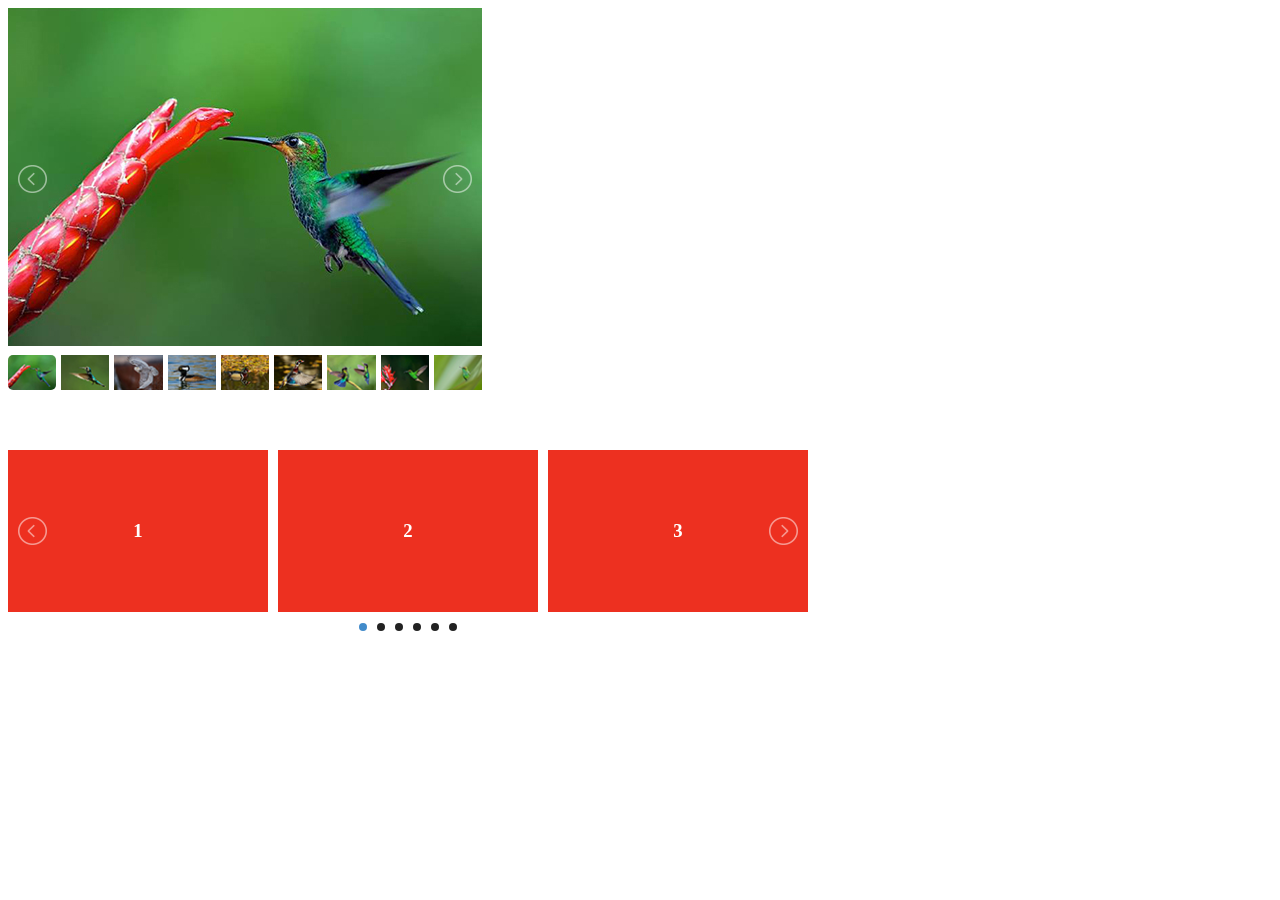
<file: lightslider-master/demo/index.html>
<!DOCTYPE html>
<html lang="en">
    <head>
    <title>lightSlider Demo</title>
    <meta charset="utf-8">
    <meta http-equiv="X-UA-Compatible" content="IE=edge">
    <meta name="description" content="">
    <link rel="stylesheet"  href="../src/css/lightslider.css"/>
    <style>
    	ul{
			list-style: none outside none;
		    padding-left: 0;
            margin: 0;
		}
        .demo .item{
            margin-bottom: 60px;
        }
		.content-slider li{
		    background-color: #ed3020;
		    text-align: center;
		    color: #FFF;
		}
		.content-slider h3 {
		    margin: 0;
		    padding: 70px 0;
		}
		.demo{
			width: 800px;
		}
    </style>
    <script src="http://ajax.googleapis.com/ajax/libs/jquery/1.9.1/jquery.min.js"></script>
    <script src="../src/js/lightslider.js"></script> 
    <script>
    	 $(document).ready(function() {
			$("#content-slider").lightSlider({
                loop:true,
                keyPress:true
            });
            $('#image-gallery').lightSlider({
                gallery:true,
                item:1,
                thumbItem:9,
                slideMargin: 0,
                speed:500,
                auto:true,
                loop:true,
                onSliderLoad: function() {
                    $('#image-gallery').removeClass('cS-hidden');
                }  
            });
		});
    </script>
</head>
<body>
	<div class="demo">
        <div class="item">            
            <div class="clearfix" style="max-width:474px;">
                <ul id="image-gallery" class="gallery list-unstyled cS-hidden">
                    <li data-thumb="img/thumb/cS-1.jpg"> 
                        <img src="img/cS-1.jpg" />
                         </li>
                    <li data-thumb="img/thumb/cS-2.jpg"> 
                        <img src="img/cS-2.jpg" />
                         </li>
                    <li data-thumb="img/thumb/cS-3.jpg"> 
                        <img src="img/cS-3.jpg" />
                         </li>
                    <li data-thumb="img/thumb/cS-4.jpg"> 
                        <img src="img/cS-4.jpg" />
                         </li>
                    <li data-thumb="img/thumb/cS-5.jpg"> 
                        <img src="img/cS-5.jpg" />
                         </li>
                    <li data-thumb="img/thumb/cS-6.jpg"> 
                        <img src="img/cS-6.jpg" />
                         </li>
                    <li data-thumb="img/thumb/cS-7.jpg"> 
                        <img src="img/cS-7.jpg" />
                         </li>
                    <li data-thumb="img/thumb/cS-8.jpg"> 
                        <img src="img/cS-8.jpg" />
                         </li>
                    <li data-thumb="img/thumb/cS-9.jpg"> 
                        <img src="img/cS-9.jpg" />
                         </li>
                    <li data-thumb="img/thumb/cS-10.jpg"> 
                        <img src="img/cS-10.jpg" />
                         </li>
                    <li data-thumb="img/thumb/cS-11.jpg"> 
                        <img src="img/cS-11.jpg" />
                         </li>
                    <li data-thumb="img/thumb/cS-12.jpg"> 
                        <img src="img/cS-12.jpg" />
                         </li>
                    <li data-thumb="img/thumb/cS-13.jpg"> 
                        <img src="img/cS-13.jpg" />
                         </li>
                    <li data-thumb="img/thumb/cS-14.jpg"> 
                        <img src="img/cS-14.jpg" />
                         </li>
                    <li data-thumb="img/thumb/cS-15.jpg"> 
                        <img src="img/cS-15.jpg" />
                         </li>
                </ul>
            </div>
        </div>
        <div class="item">
            <ul id="content-slider" class="content-slider">
                <li>
                    <h3>1</h3>
                </li>
                <li>
                    <h3>2</h3>
                </li>
                <li>
                    <h3>3</h3>
                </li>
                <li>
                    <h3>4</h3>
                </li>
                <li>
                    <h3>5</h3>
                </li>
                <li>
                    <h3>6</h3>
                </li>
            </ul>
        </div>

    </div>	
</body>
</file>
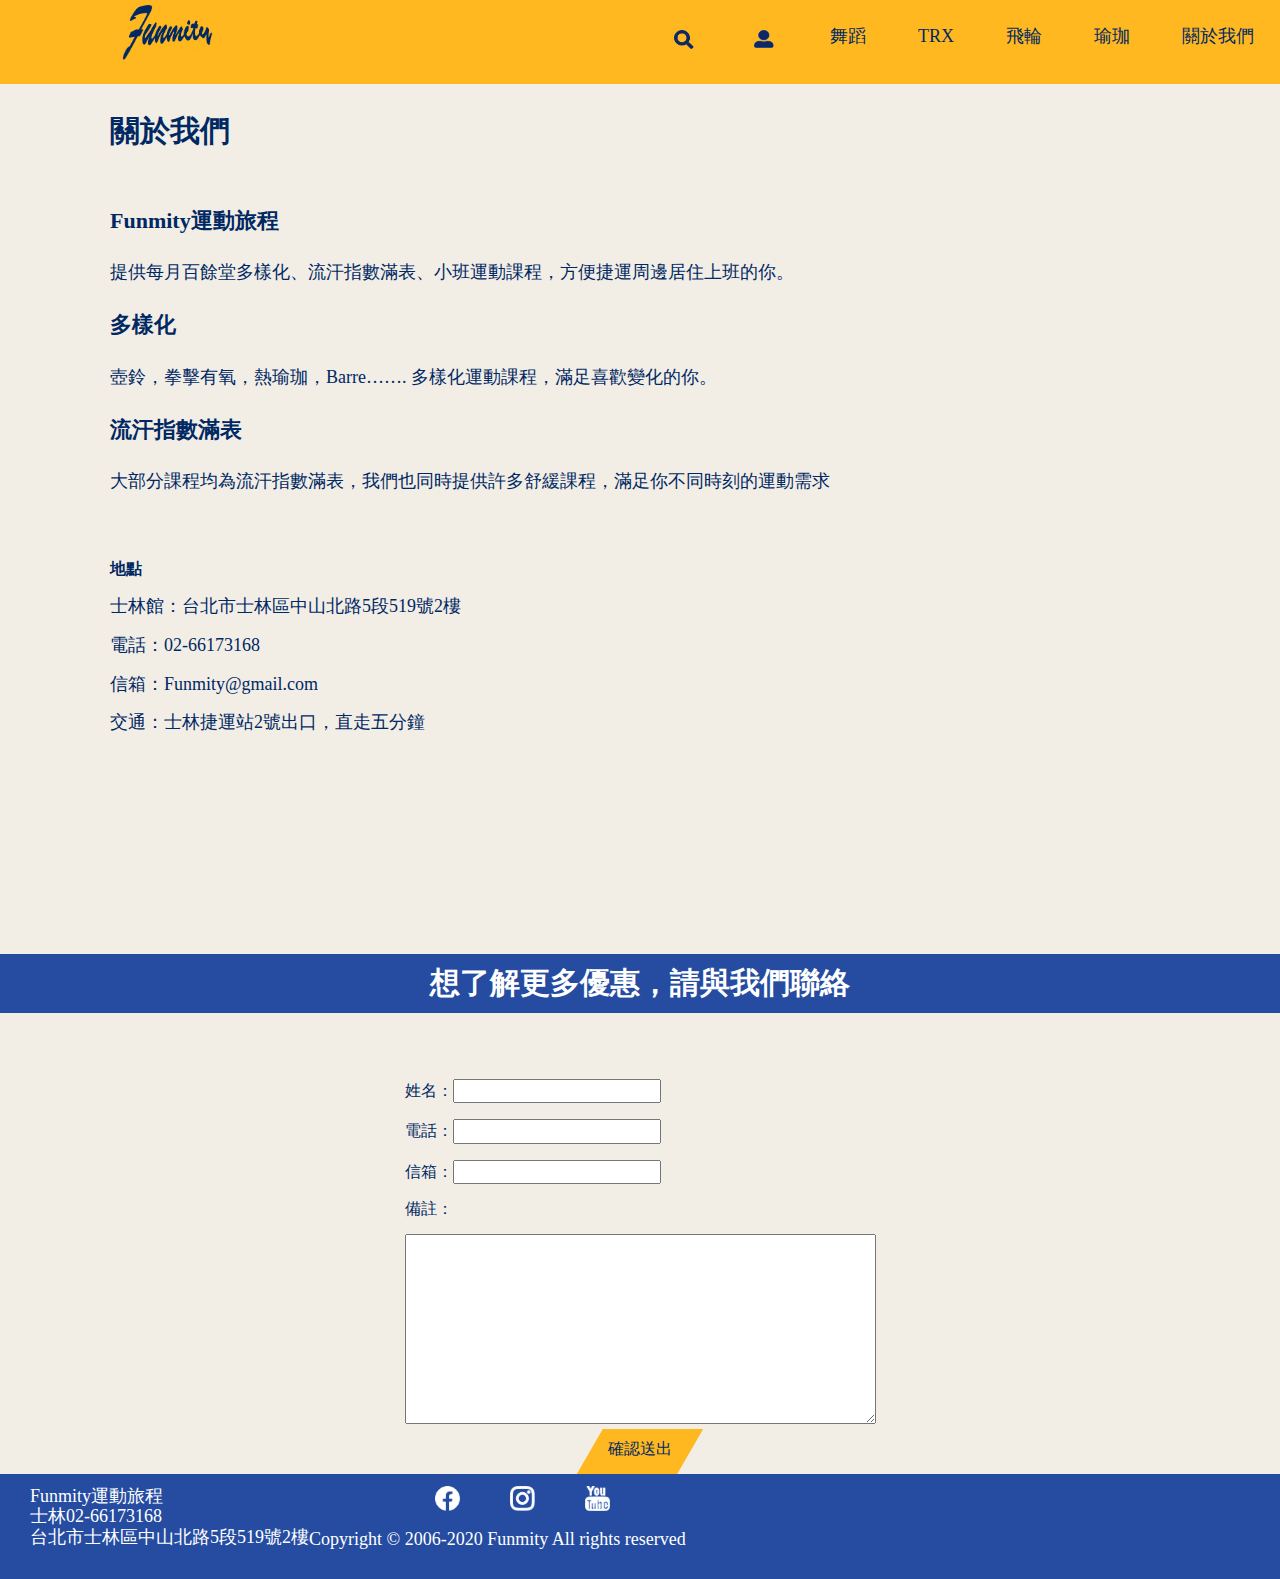
<file: aboutus.html>
<!DOCTYPE html>
<html lang="zh">
<head>
    <meta charset="UTF-8">
    <meta name="viewport" content="width=device-width, initial-scale=1.0">
    <title>Funmity|關於我們</title>
    <link rel="stylesheet" href="./css/headerfooter.css">
    <link rel="stylesheet" href="./css/reset/reset.css">
    <link rel="stylesheet" href="./css/aboutsus.css">
<!-- 導覽列 -->
<div class="header">
    <a href="./index.html"><img class="logo"src="./images/logo.png" alt="logo"></a>
    <div class="hamburg">
      <span class="span1"></span>
      <span class="span2"></span>
      <span class="span3"></span>
    </div>
      <span class="icon"><img src="./images/Icon search.png" alt="t"></span>
      <span class="icon"><img src="./images/Icon user.png" alt="user"></span>
    <nav>
      <div>
        <a href="./course1.html" style="white-space: nowrap;">舞蹈</a>
        <a href="./course2.html" style="white-space: nowrap;">TRX</a>
        <a href="./course3.html" style="white-space: nowrap;">飛輪</a>
        <a href="./course4.html" style="white-space: nowrap;">瑜珈</a>
        <a href="./aboutus.html" style="white-space: nowrap;">關於我們</a>
    </div>>
      
    
  </nav>
</div>
    <div class="wrap">
        <div class="content">
            <div class="about">
                <p class="title"><b>關於我們</b></p>
                        <h4>Funmity運動旅程</h4>
                        <p>
                        提供每月百餘堂多樣化、流汗指數滿表、小班運動課程，方便捷運周邊居住上班的你。
                        </p>
                        <h4>多樣化</h4>
                        <p>
                        壺鈴，拳擊有氧，熱瑜珈，Barre……. 多樣化運動課程，滿足喜歡變化的你。
                        </p>
                        <h4>流汗指數滿表</h4>
                        <p>
                        大部分課程均為流汗指數滿表，我們也同時提供許多舒緩課程，滿足你不同時刻的運動需求
                        </p>
            </div>
            <div class="local">
                <div class="locallist">
                    <span><b>地點</b></span>
                    <p>
                    士林館：台北市士林區中山北路5段519號2樓
                    </p>
                    <p>
                    電話：02-66173168
                    </p>
                    <p>信箱：Funmity@gmail.com</p>
                    <p>交通：士林捷運站2號出口，直走五分鐘</p>
                </div>
                <div class="adimg">
                    <iframe src="https://www.google.com/maps/embed?pb=!1m18!1m12!1m3!1d3613.2315072171073!2d121.52562461500752!3d25.094023483944213!2m3!1f0!2f0!3f0!3m2!1i1024!2i768!4f13.1!3m3!1m2!1s0x3442aea37af20ead%3A0xc5c2e513cf178570!2zMTEx5Y-w5YyX5biC5aOr5p6X5Y2A5Lit5bGx5YyX6Lev5LqU5q61NTE56JmfMg!5e0!3m2!1szh-TW!2stw!4v1598774042791!5m2!1szh-TW!2stw" width="450" height="350" frameborder="0" style="border:0;" allowfullscreen="" aria-hidden="false" tabindex="0"></iframe>
                </div>
            </div>
            <div class="h5">
                <h5>想了解更多優惠，請與我們聯絡</h5>
            </div>
            <div class="textblock">
                <div class="form">
                    <p>姓名：<input type="text"></p>
                    <p>電話：<input type="tel"></p>
                    <p>信箱：<input type="email"></p>
                    <p>備註：</p><textarea name="" id="demo" cols="50" rows="10"></textarea><br>
                    <div class="Btn">
                        <section class="btn">
                            <a href="#">
                                確認送出
                            </a>
                        </section>
                    </div>
                </div>
            </div>
        </div>

    </div>
    
    

      






















      <footer>
          <footer class="text">Funmity運動旅程<br>士林02-66173168<br>台北市士林區中山北路5段519號2樓
              <div class="footerright">
                  <div class="footericon">
                      <img src="./images/Icon fb.png" alt="fb">
                      <img src="./images/Icon instagram.png" alt="icon">
                      <img src="./images/Iconyoutube.png" alt="icon">
                  </div>
                  <p>Copyright © 2006-2020  Funmity All rights reserved</p>
              </div> 
            </footer> 
      </footer>
<!-- js連結 -->
<script src="./lightslider-master/src/js/jquery.js"></script>
<script src="./lightslider-master/src/js/lightslider.js"></script>
<script src="https://unpkg.com/aos@2.3.1/dist/aos.js"></script>
<script>AOS.init();</script>
<script src="./js/js.js"></script>
    
</body>
</html>
</file>
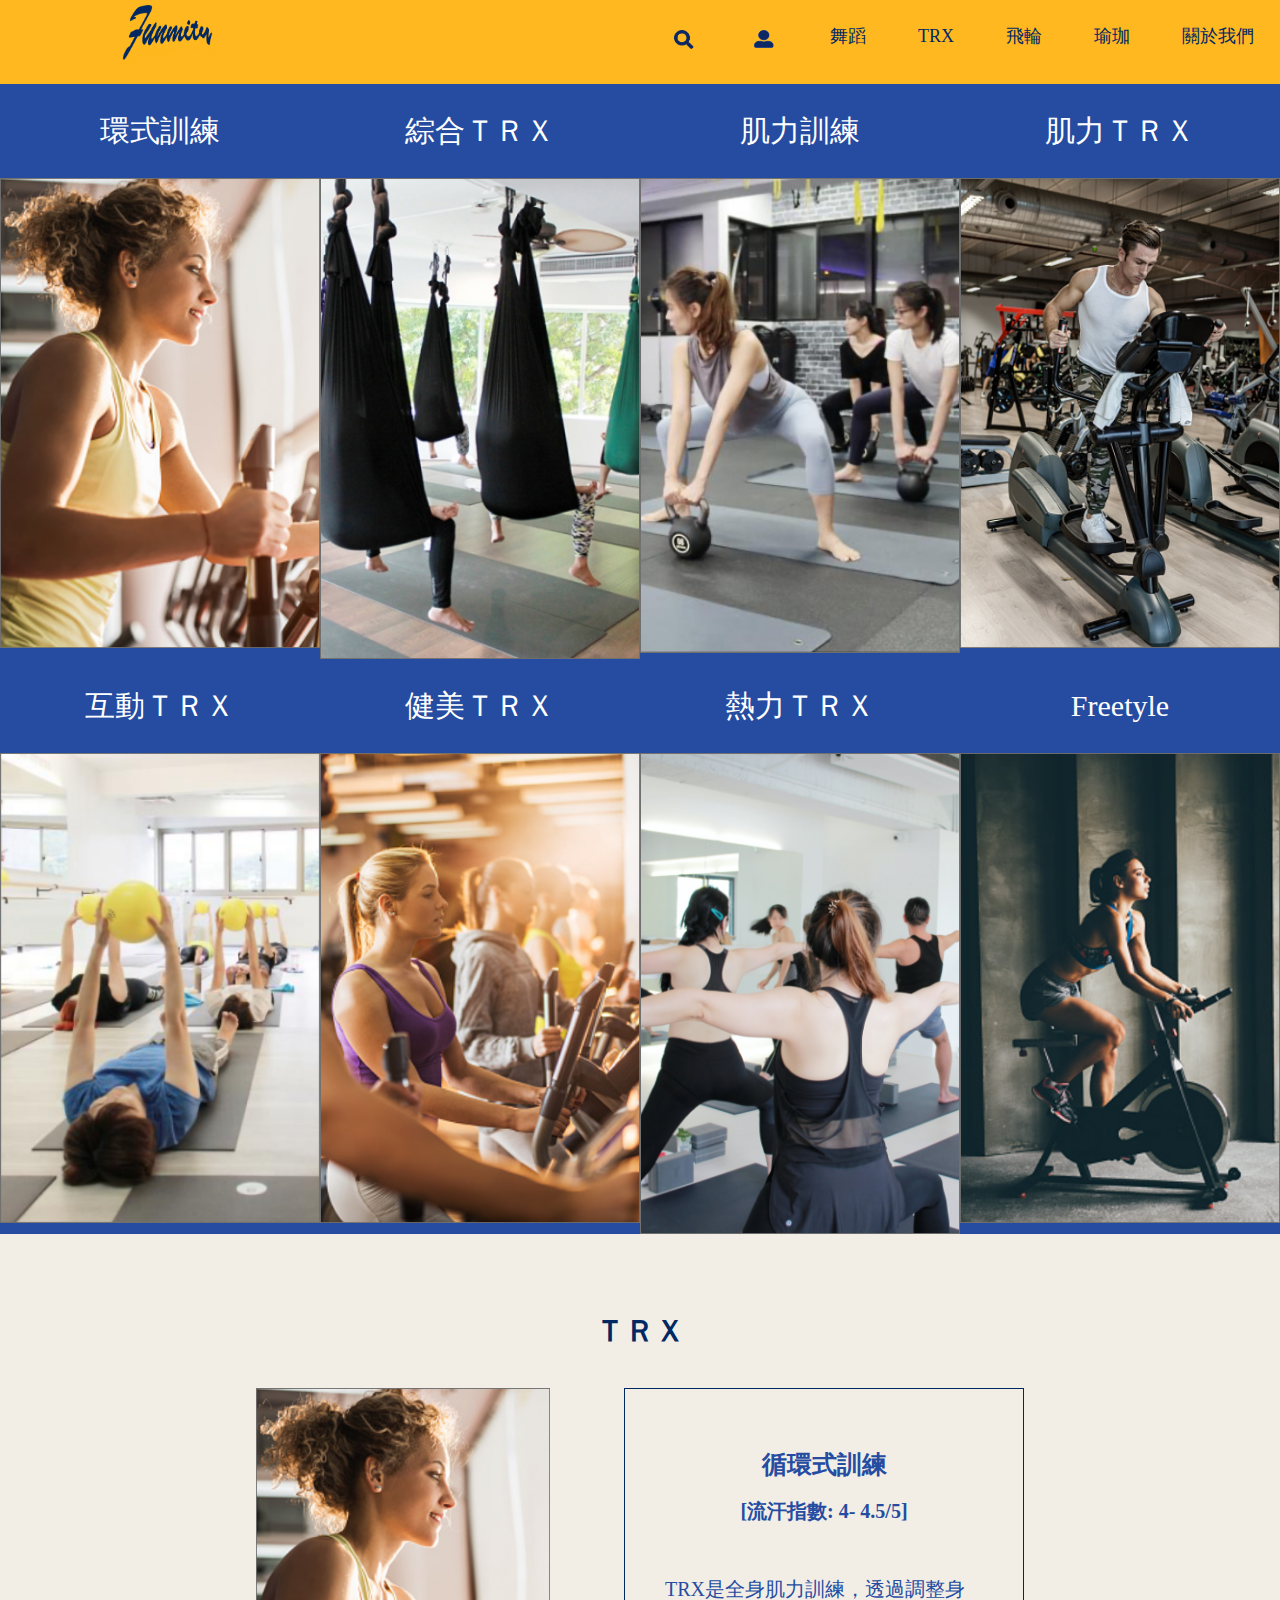
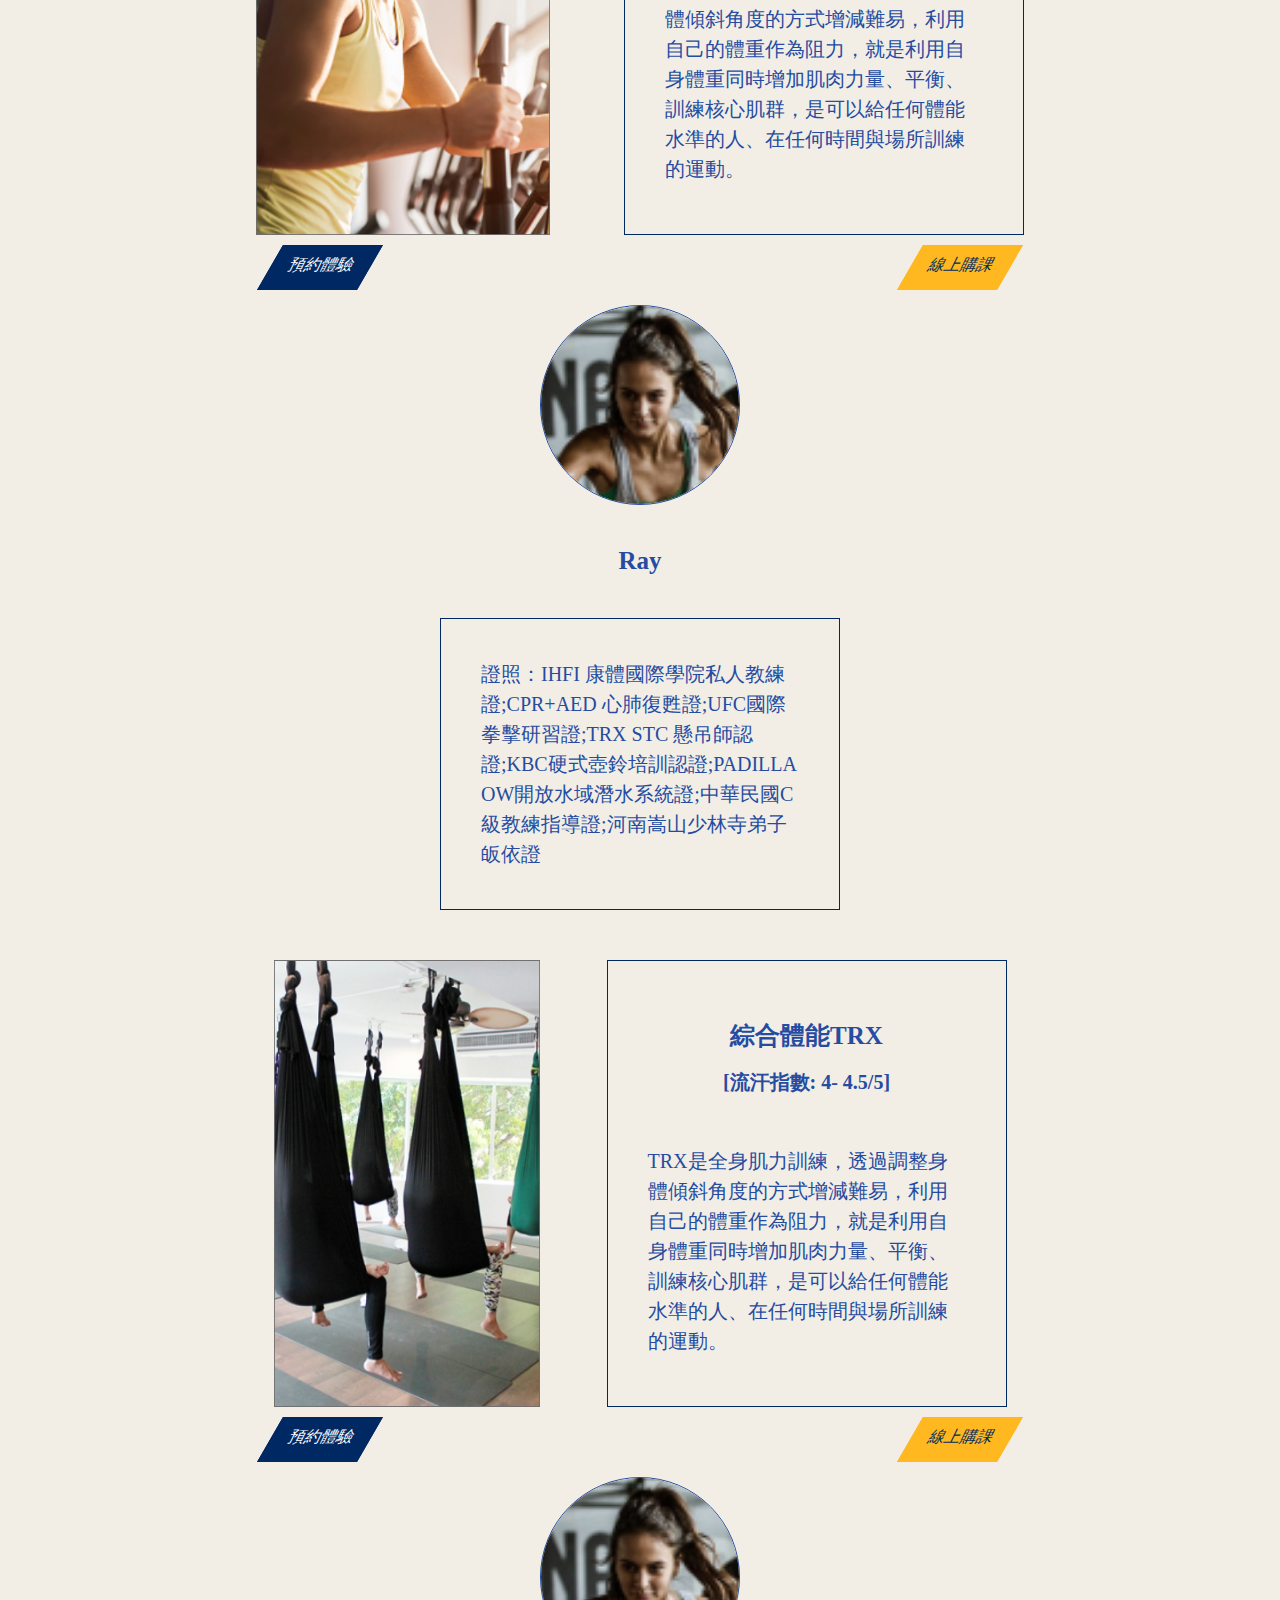
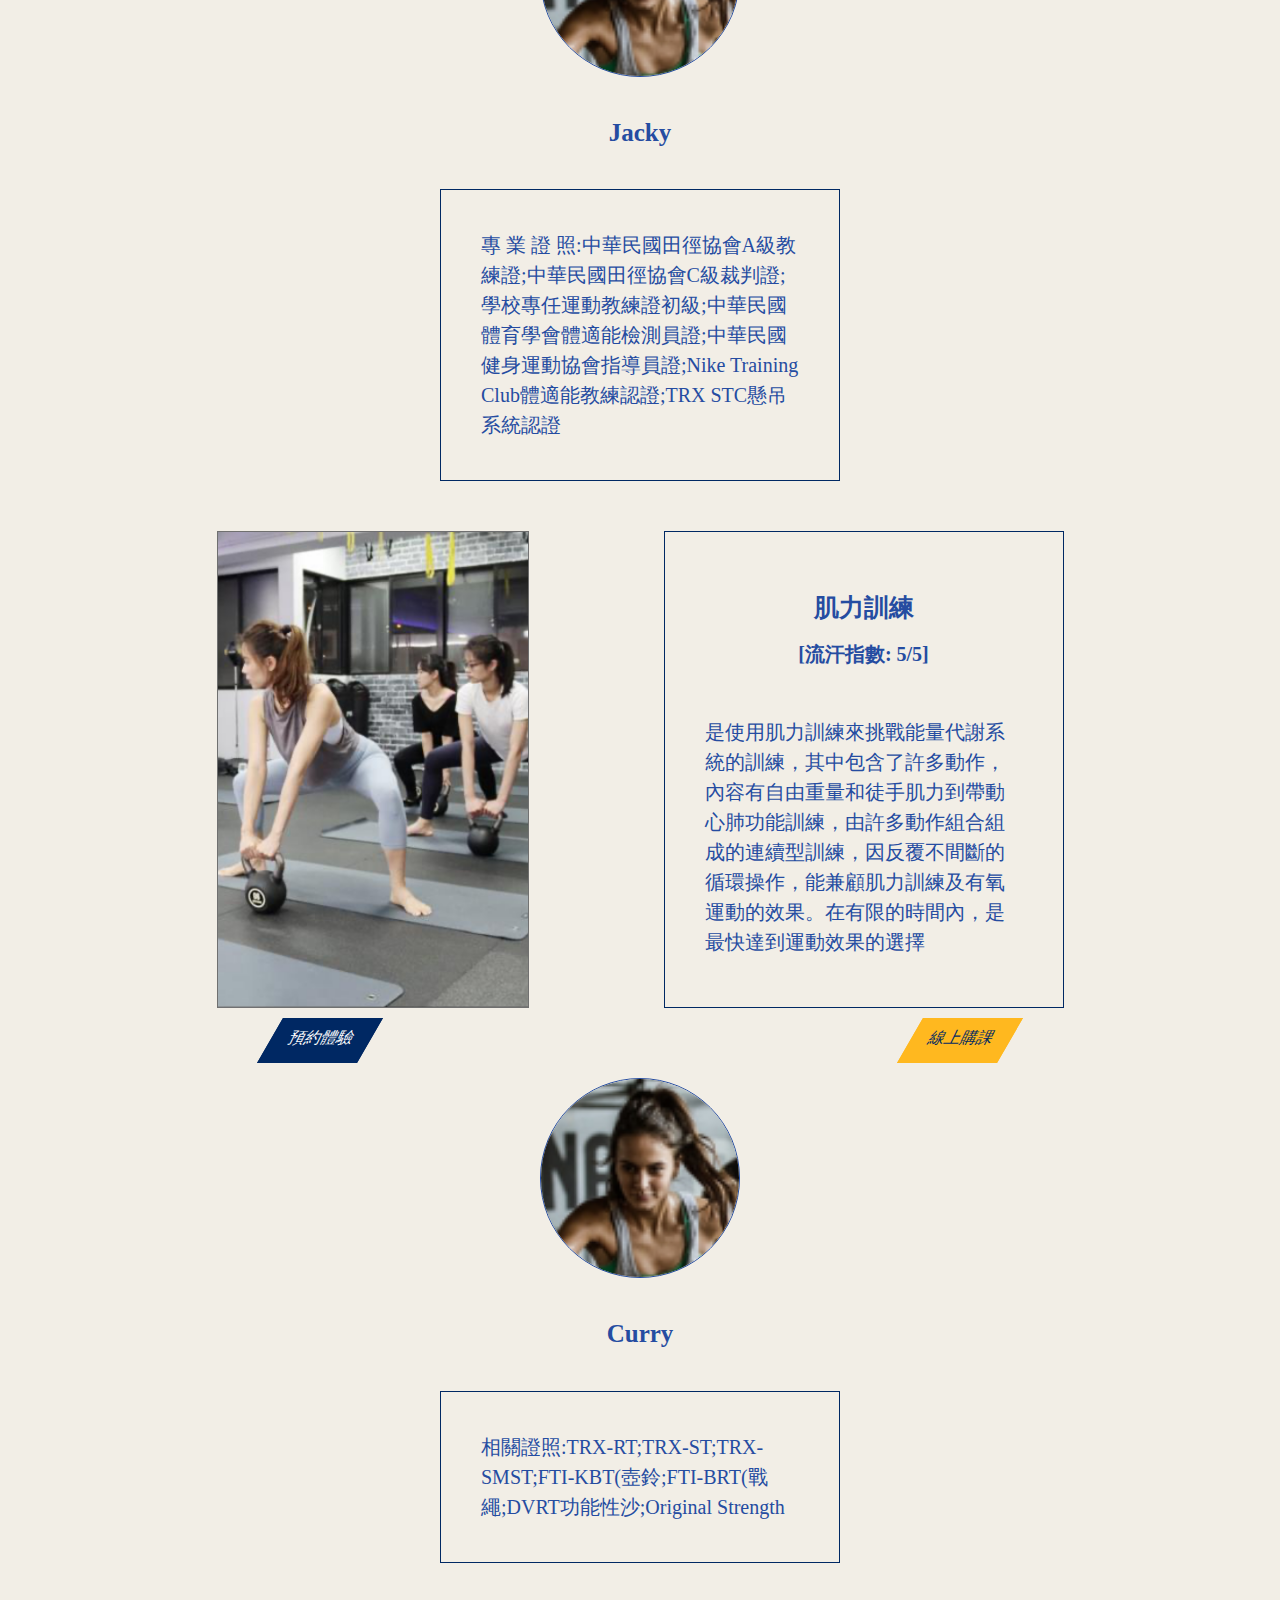
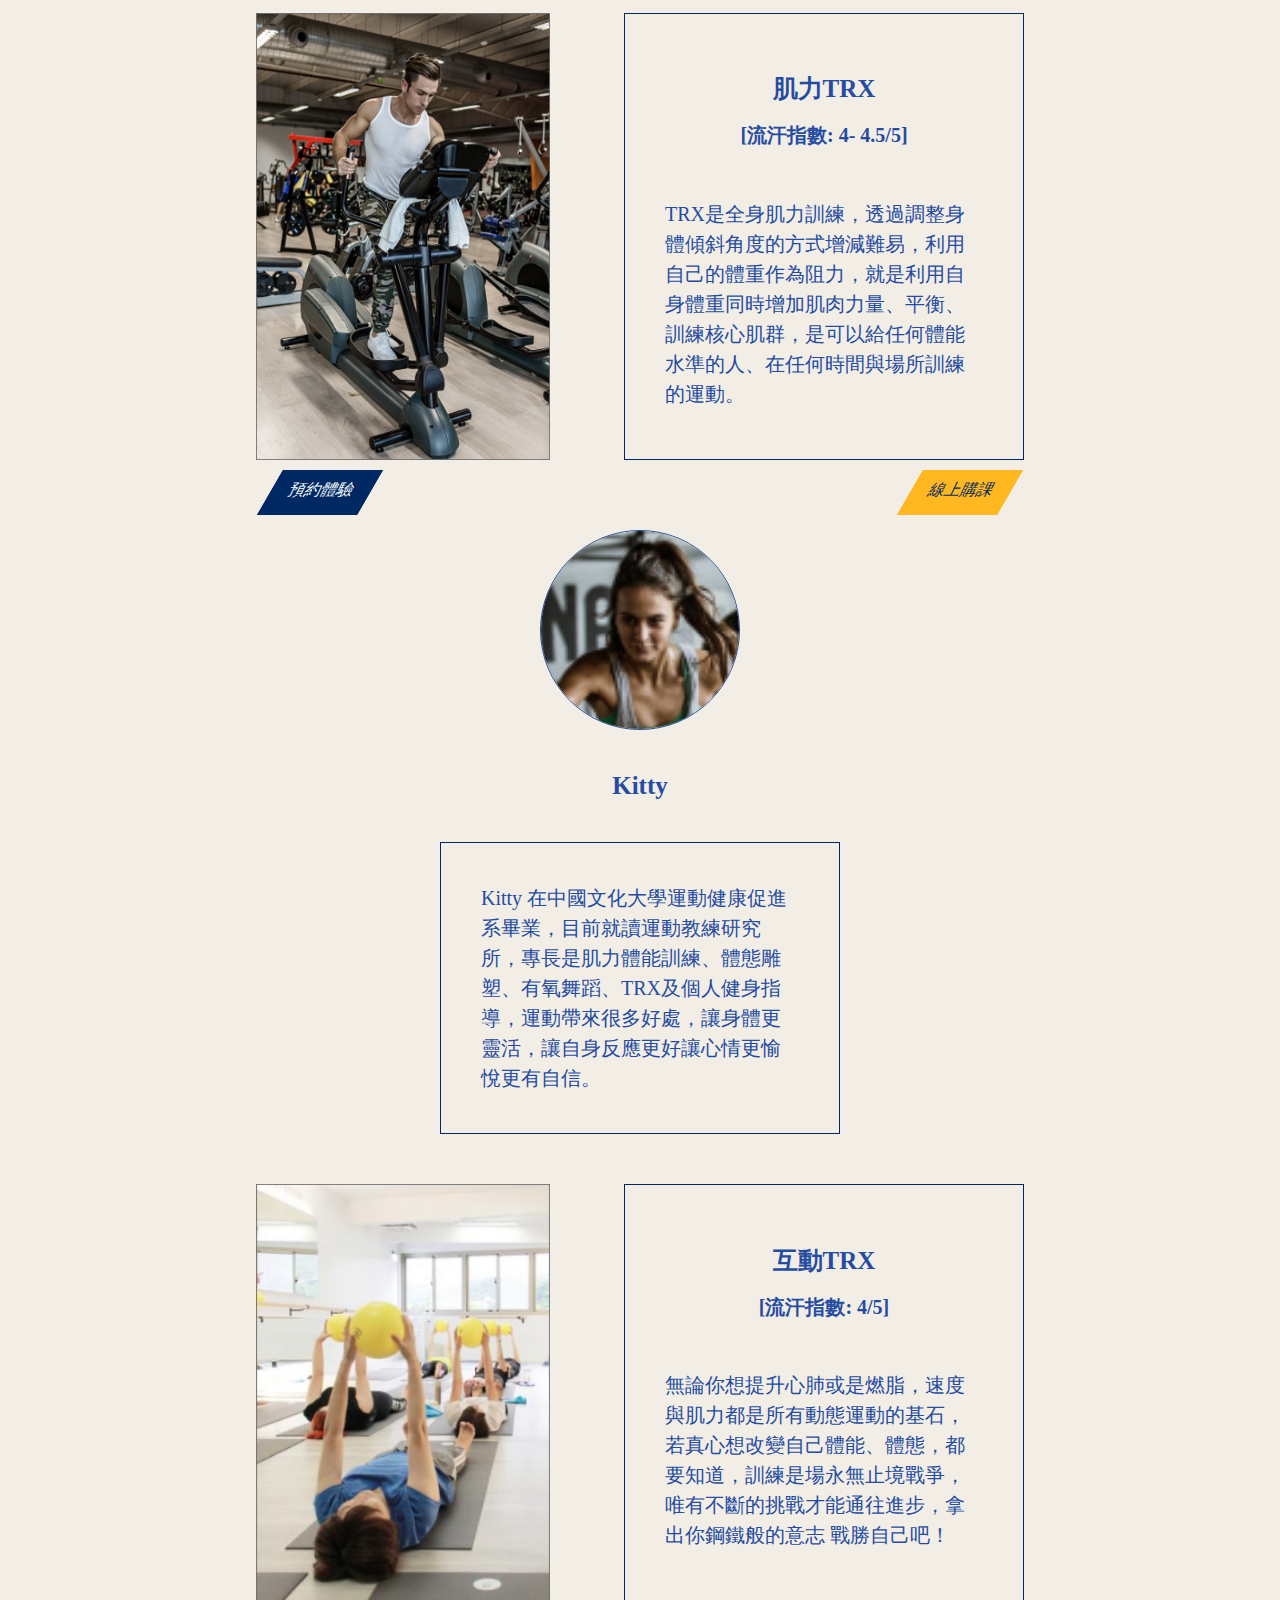
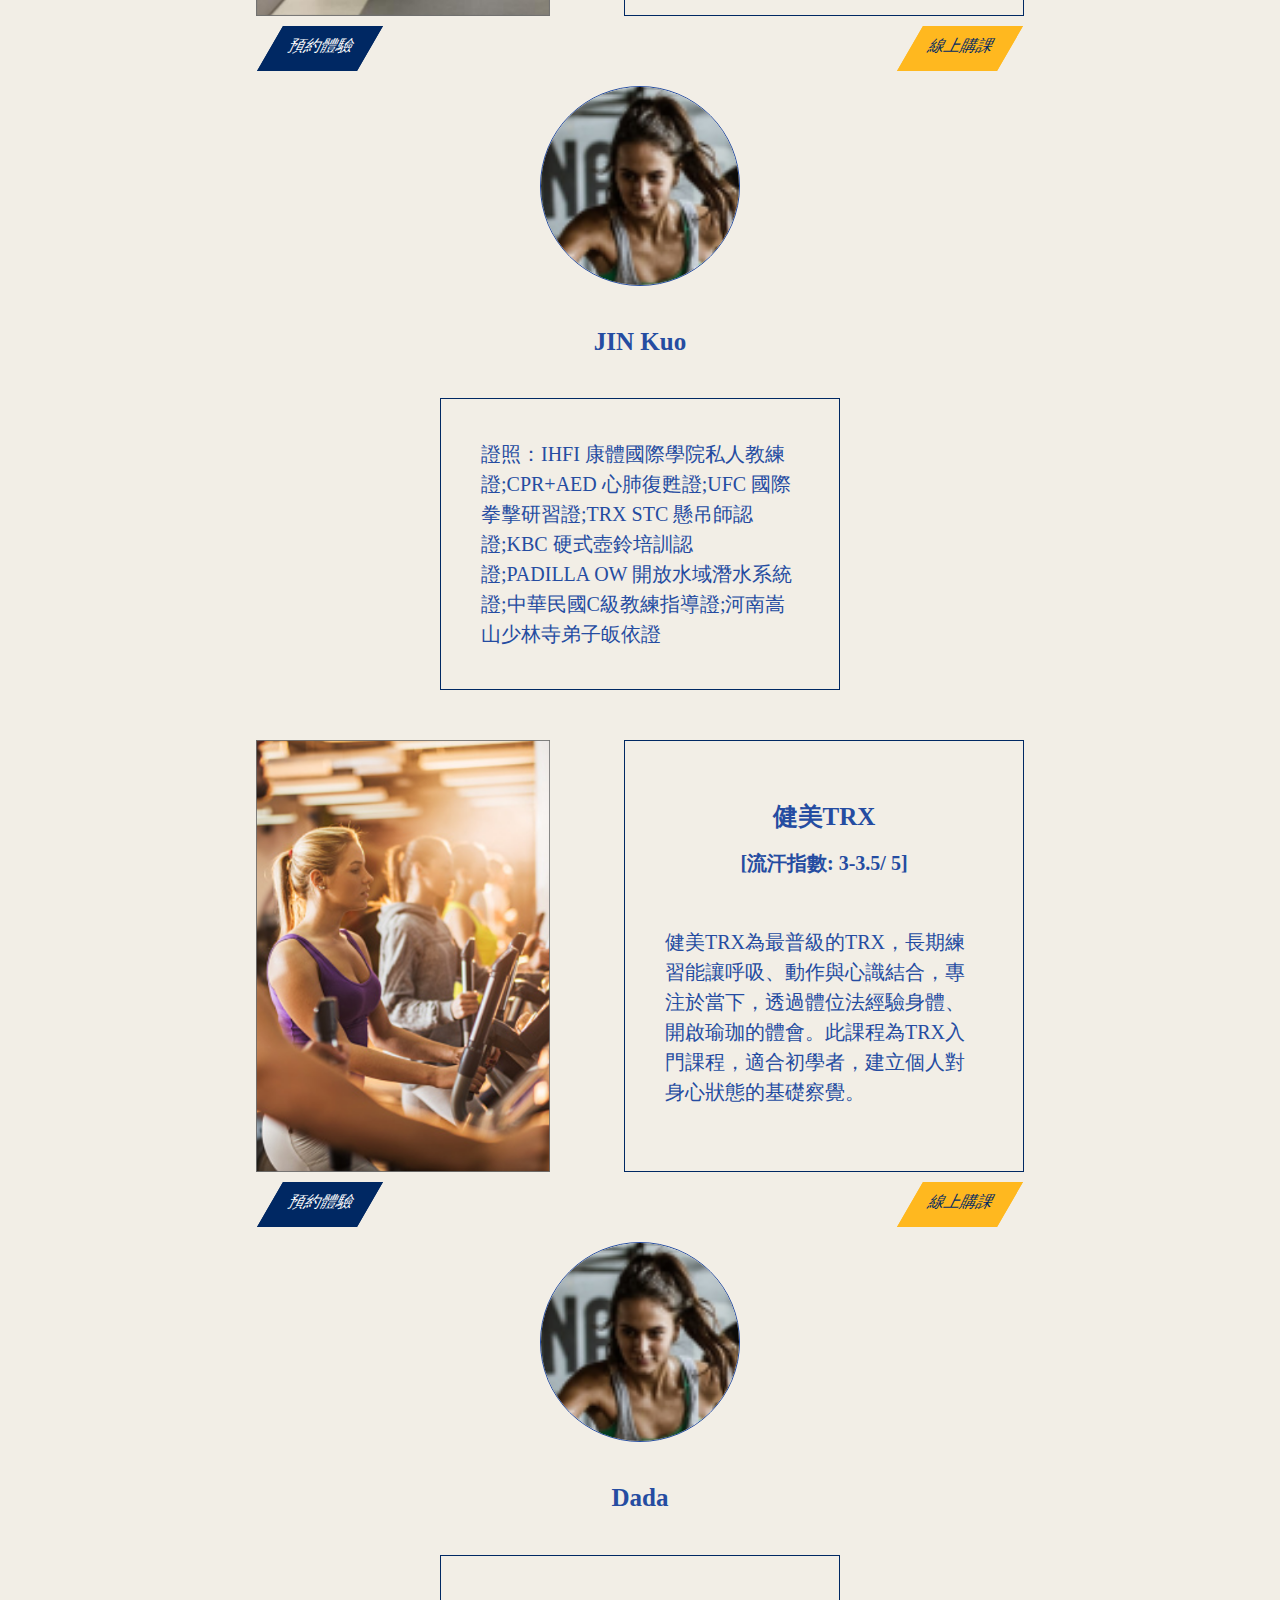
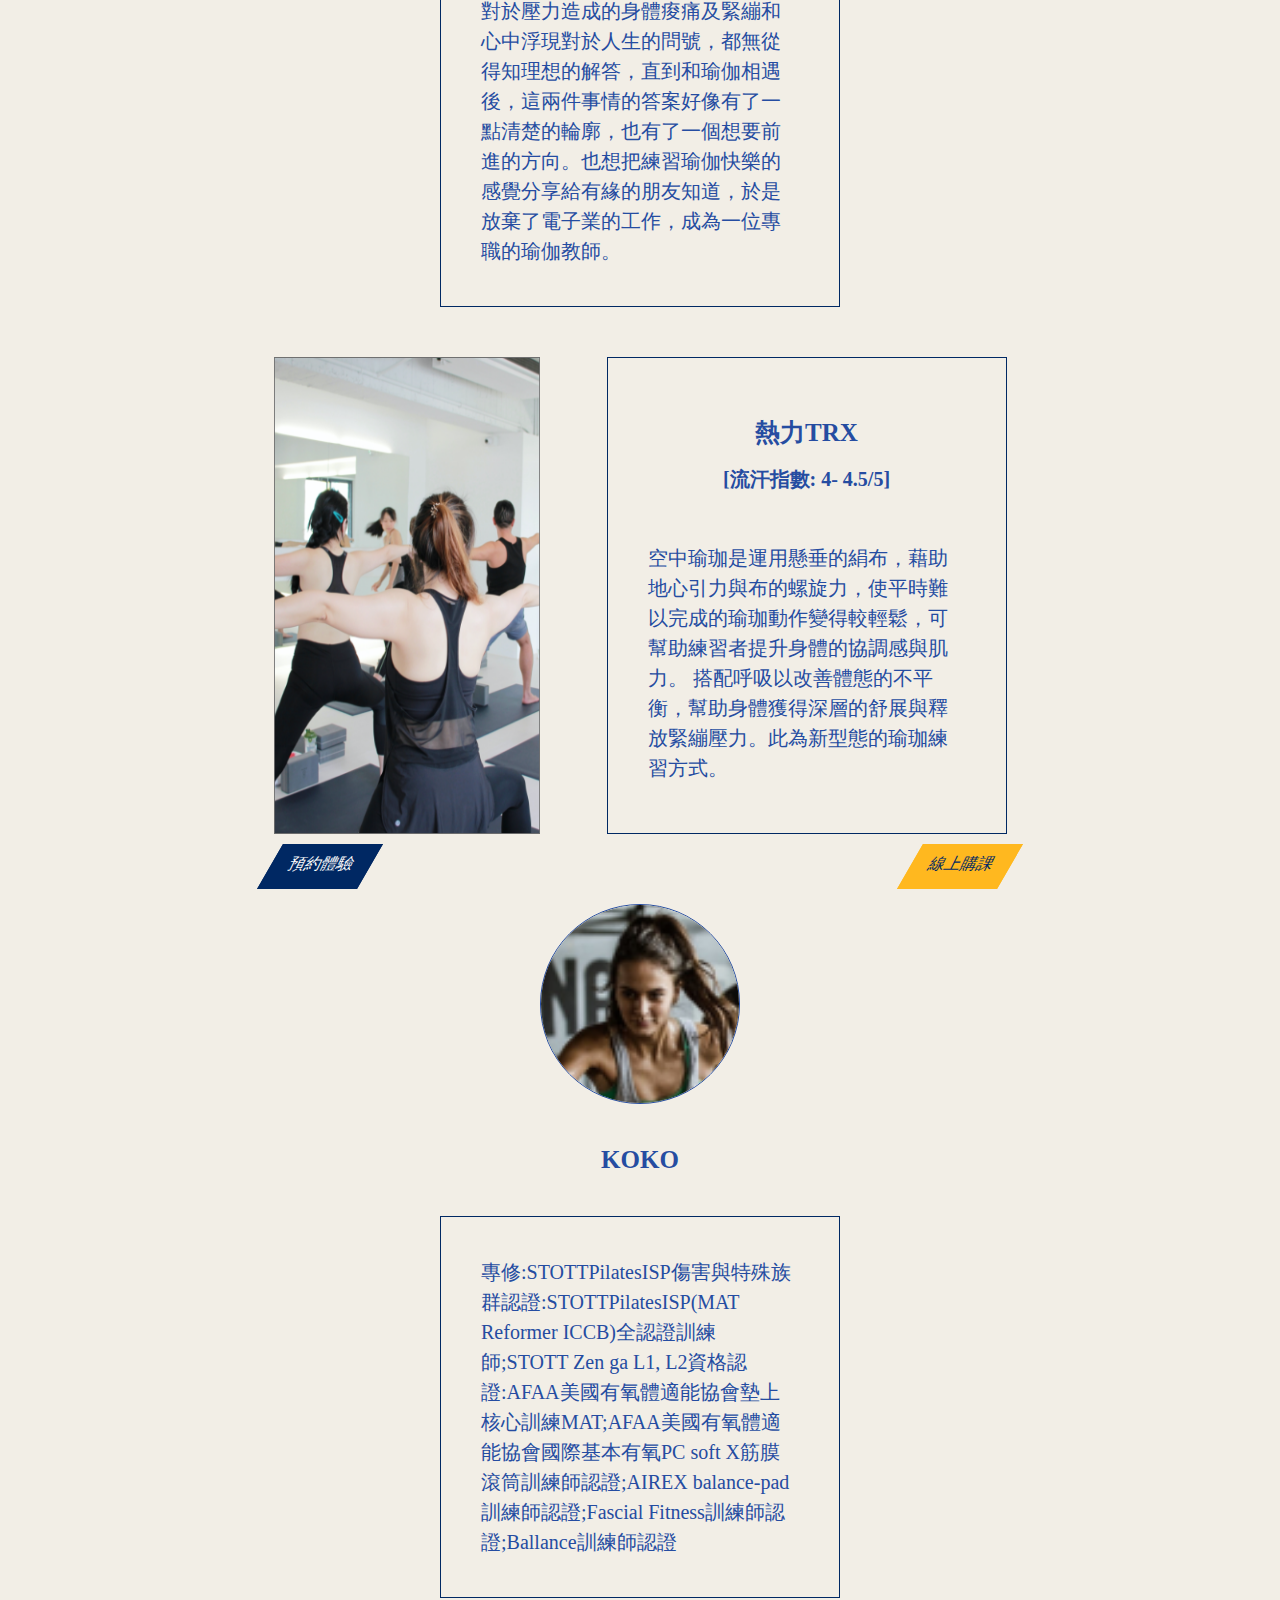
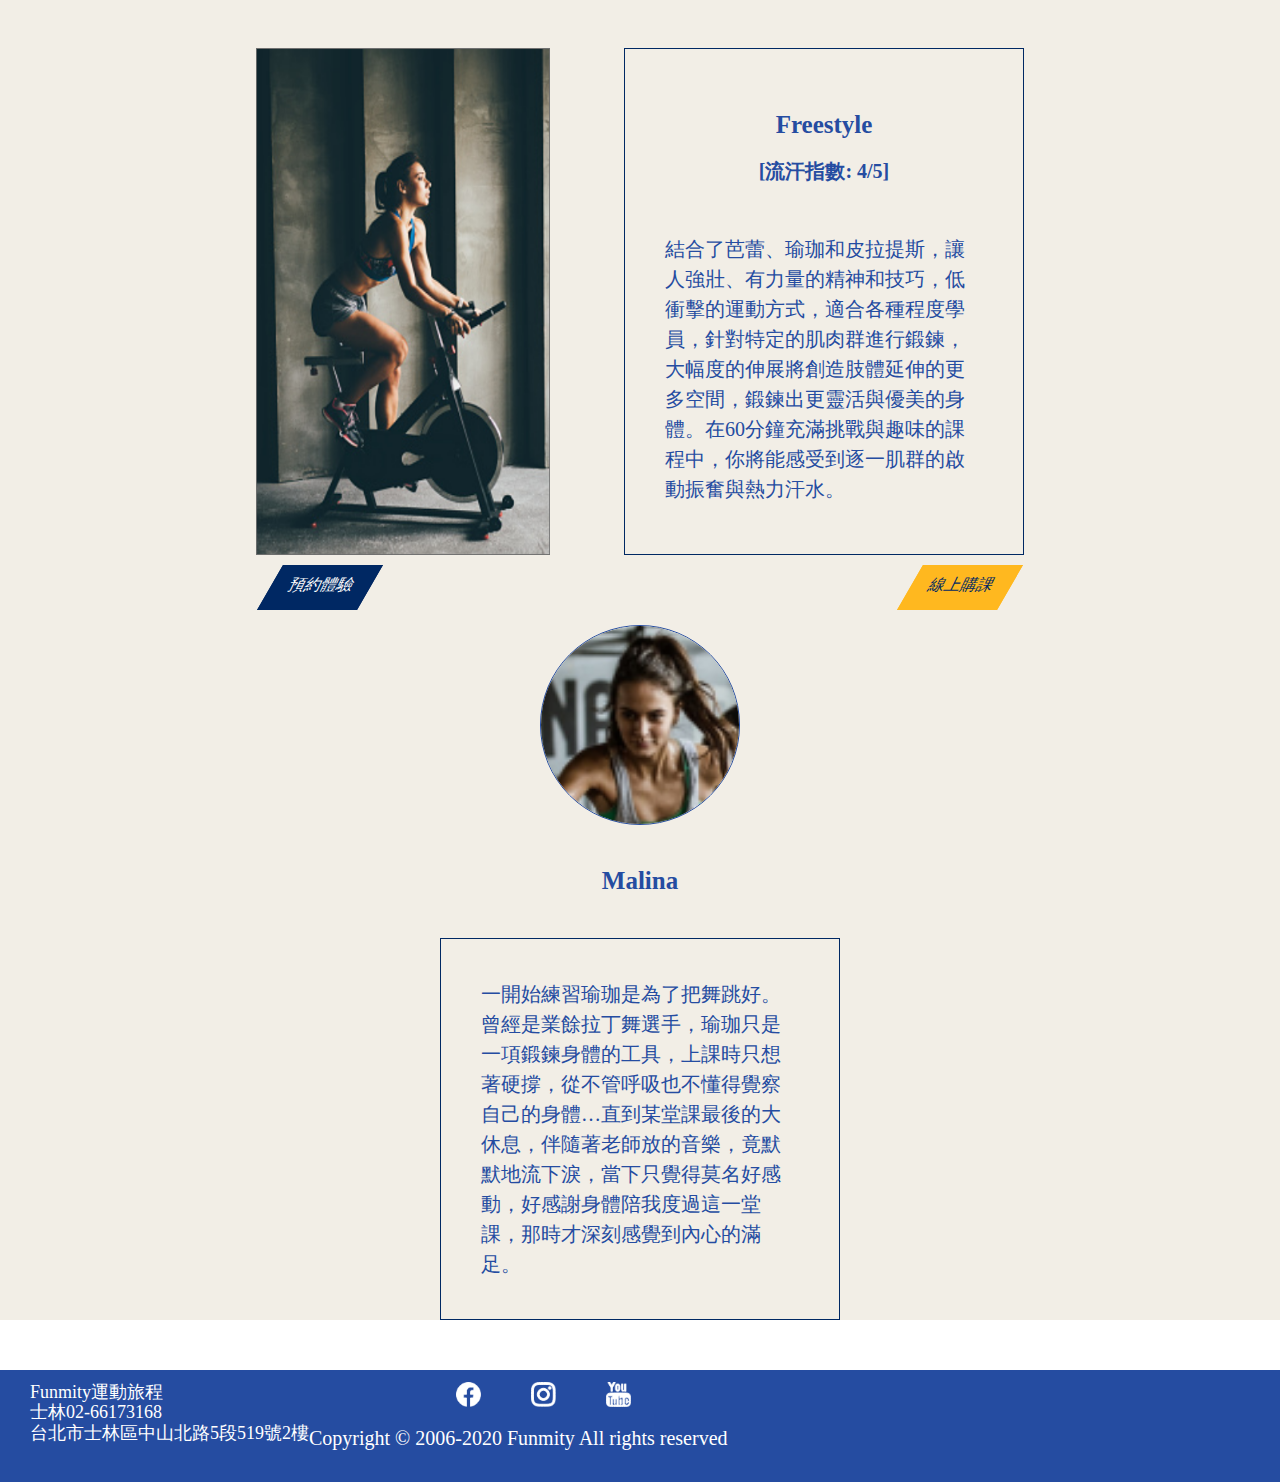
<file: course2.html>
<!DOCTYPE html>
<html lang="zh">
<head>
    <meta charset="UTF-8">
    <meta name="viewport" content="width=device-width, initial-scale=1.0">
    <title>course</title>
    <link rel="stylesheet" href="./css/course1.css">
    <link rel="stylesheet" href="./css/headerfooter.css">
    <link rel="stylesheet" href="./css/reset/reset.css">
    <!-- <link rel="stylesheet" href="./css/home.css">
    <link rel="stylesheet" href="./FontAwesome/css/all.css">
    <link rel="stylesheet" href="https://use.fontawesome.com/releases/v5.8.2/css/all.css"integrity="sha384-oS3vJWv+0UjzBfQzYUhtDYW+Pj2yciDJxpsK1OYPAYjqT085Qq/1cq5FLXAZQ7Ay" crossorigin="anonymous"> -->
</head>
<body>
    <!-- 導覽列 -->
    <div class="header">
      <a href="./index.html"><img class="logo"src="./images/logo.png" alt="logo"></a>
    <div class="hamburg">
      <span class="span1"></span>
      <span class="span2"></span>
      <span class="span3"></span>
    </div>
    <span class="icon"><img src="./images/Icon search.png" alt="t"></span>
        <span class="icon"><img src="./images/Icon user.png" alt="user"></span>
    <nav>
      <div>
        <a href="./course1.html" style="white-space: nowrap;">舞蹈</a>
        <a href="./course2.html" style="white-space: nowrap;">TRX</a>
        <a href="./course3.html" style="white-space: nowrap;">飛輪</a>
        <a href="./course4.html" style="white-space: nowrap;">瑜珈</a>
        <a href="./aboutus.html" style="white-space: nowrap;">關於我們</a>
      </div>>
        
      
    </nav>
  </div>
    <!-- 課程圖8 -->
    <div class="wrap">
      <div class="imgblock8">
        <div class="imglist">
          <a href="#img1"><p>環式訓練</p><img src="./images/z3.png" alt="jazz"></a>
          
          </div>
        <div class="imglist">
          <a href="#img2"><p>綜合ＴＲＸ</p><img src="./images/y7.png" alt="jazz"></a>
          
        </div>
        <div class="imglist">
          <a href="#img3"><p>肌力訓練</p><img src="./images/t12.png" alt="jazz"></a>
          
        </div>
        <div class="imglist">
          <a href="#img4"><p>肌力ＴＲＸ
          </p><img src="./images/z2.png" alt="jazz">
          </a>
          
      </div>
      
        <div class="imglist"> 
          <a href="#img5"><p>互動ＴＲＸ</p><img src="./images/z6.png" alt="jazz"></a>
          
        </div>
        <div class="imglist">
          <a href="#img6"><p>健美ＴＲＸ</p><img src="./images/z5.png" alt="jazz"></a>
          
        </div>
        <div class="imglist">
          <a href="#img7"><p>熱力ＴＲＸ</p><img src="./images/y4.png" alt="jazz"></a>
          
        </div>
        <div class="imglist">
          <a href="#img8"><p>Freetyle</p><img src="./images/z4.png" alt="jazz"></a>
          
        </div>
    
    </div>
      <div class="content">
        <h4>ＴＲＸ</h4>
        <div class="courseblock">
          <span class="courselist">
            <span id="img1">
              <img src="./images/z3.png" alt="jazz" style="width: 80%;">
            </span>
            <span class="text">
              <h5>循環式訓練<p>[流汗指數: 4- 4.5/5]</p></h5>
              <p>TRX是全身肌力訓練，透過調整身體傾斜角度的方式增減難易，利用自己的體重作為阻力，就是利用自身體重同時增加肌肉力量、平衡、訓練核心肌群，是可以給任何體能水準的人、在任何時間與場所訓練的運動。</p>
            </span>
            
          </span>
          <div class="btnsblock">
            <section class="btn1">
              <a href="./login.html" target="blank">
                預約體驗
              </a>
            </section>
            <section class="btn">
              <a href="./login.html" target="blank">
                線上購課
              </a>
            </section>
          </div>
          <span class="teacher">
            <img src="./images/tc3.png" alt="teacher">
            <span class="teachertext">
              <h5>Ray</h5>
              <p>
                證照：IHFI 康體國際學院私人教練證;CPR+AED 心肺復甦證;UFC國際拳擊研習證;TRX STC 懸吊師認證;KBC硬式壺鈴培訓認證;PADILLA OW開放水域潛水系統證;中華民國C級教練指導證;河南嵩山少林寺弟子皈依證
              </p>

            </span>
          </span>
          <span class="courselist">
            <span id="img2">
              <img src="./images/y7.png" alt="jazz" style="width: 80%;">
            </span>
            <span class="text">
              <h5>綜合體能TRX<p>[流汗指數: 4- 4.5/5]</p></h5>
              <p>TRX是全身肌力訓練，透過調整身體傾斜角度的方式增減難易，利用自己的體重作為阻力，就是利用自身體重同時增加肌肉力量、平衡、訓練核心肌群，是可以給任何體能水準的人、在任何時間與場所訓練的運動。
              </p>
            </span>
            
          </span>
          <div class="btnsblock">
            <section class="btn1">
              <a href="./login.html" target="blank">
                預約體驗
              </a>
            </section>
            <section class="btn">
              <a href="./login.html" target="blank">
                線上購課
              </a>
            </section>
          </div>
          <span class="teacher">
            <img src="./images/tc3.png" alt="teacher">
            <span class="teachertext">
              <h5>Jacky</h5>
              <p>
                專 業 證 照:中華民國田徑協會A級教練證;中華民國田徑協會C級裁判證;學校專任運動教練證初級;中華民國體育學會體適能檢測員證;中華民國健身運動協會指導員證;Nike Training Club體適能教練認證;TRX STC懸吊系統認證
              </p>

            </span>
          </span>

          <span class="courselist">
            <span id="img3">
              <img src="./images/t12.png" alt="jazz" style="width: 70%; margin-right: 100px;">
            </span>
            <span class="text">
              <h5>肌力訓練<p>[流汗指數: 5/5]</p></h5>
              <p>是使用肌力訓練來挑戰能量代謝系統的訓練，其中包含了許多動作，內容有自由重量和徒手肌力到帶動心肺功能訓練，由許多動作組合組成的連續型訓練，因反覆不間斷的循環操作，能兼顧肌力訓練及有氧運動的效果。在有限的時間內，是最快達到運動效果的選擇
              </p>
            </span>
            
          </span>
          <div class="btnsblock">
            <section class="btn1">
              <a href="./login.html" target="blank">
                預約體驗
              </a>
            </section>
            <section class="btn">
              <a href="./login.html" target="blank">
                線上購課
              </a>
            </section>
          </div>
          <span class="teacher">
            <img src="./images/tc3.png" alt="teacher">
            <span class="teachertext">
              <h5>Curry</h5>
              <p>
                相關證照:TRX-RT;TRX-ST;TRX-SMST;FTI-KBT(壺鈴;FTI-BRT(戰繩;DVRT功能性沙;Original Strength
              </p>

            </span>
          </span>

          <span class="courselist">
            <span id="img4">
              <img src="./images/z2.png" alt="jazz" style="width: 80%;">
            </span>
            <span class="text">
              <h5>肌力TRX<p>[流汗指數: 4- 4.5/5]</p></h5>
              <p>
                TRX是全身肌力訓練，透過調整身體傾斜角度的方式增減難易，利用自己的體重作為阻力，就是利用自身體重同時增加肌肉力量、平衡、訓練核心肌群，是可以給任何體能水準的人、在任何時間與場所訓練的運動。
              </p>
            </span>
            
          </span>
          <div class="btnsblock">
            <section class="btn1">
              <a href="./login.html" target="blank">
                預約體驗
              </a>
            </section>
            <section class="btn">
              <a href="./login.html" target="blank">
                線上購課
              </a>
            </section>
          </div>
          <span class="teacher">
            <img src="./images/tc3.png" alt="teacher">
            <span class="teachertext">
              <h5>Kitty</h5>
              <p>
                Kitty 在中國文化大學運動健康促進系畢業，目前就讀運動教練研究所，專長是肌力體能訓練、體態雕塑、有氧舞蹈、TRX及個人健身指導，運動帶來很多好處，讓身體更靈活，讓自身反應更好讓心情更愉悅更有自信。
              </p>

            </span>
          </span>

          <span class="courselist">
            <span id="img5">
              <img src="./images/z6.png" alt="jazz" style="width: 80%;">
            </span>
            <span class="text">
              <h5>互動TRX<p>[流汗指數: 4/5]</p></h5>
              <p>無論你想提升心肺或是燃脂，速度與肌力都是所有動態運動的基石，若真心想改變自己體能、體態，都要知道，訓練是場永無止境戰爭，唯有不斷的挑戰才能通往進步，拿出你鋼鐵般的意志 戰勝自己吧！</p>
            </span>
            
          </span>
          <div class="btnsblock">
            <section class="btn1">
              <a href="./login.html" target="blank">
                預約體驗
              </a>
            </section>
            <section class="btn">
              <a href="./login.html" target="blank">
                線上購課
              </a>
            </section>
          </div>
          <span class="teacher">
            <img src="./images/tc3.png" alt="teacher">
            <span class="teachertext">
              <h5>JIN Kuo</h5>
              <p>
                證照：IHFI 康體國際學院私人教練證;CPR+AED 心肺復甦證;UFC 國際拳擊研習證;TRX STC 懸吊師認證;KBC 硬式壺鈴培訓認證;PADILLA OW 開放水域潛水系統證;中華民國C級教練指導證;河南嵩山少林寺弟子皈依證
              </p>

            </span>
          </span>

          <span class="courselist">
            <span id="img6">
              <img src="./images/z5.png" alt="jazz" style="width: 80%;">
            </span>
            <span class="text">
              <h5>健美TRX<p>[流汗指數: 3-3.5/ 5]</p></h5>
              <p>健美TRX為最普級的TRX，長期練習能讓呼吸、動作與心識結合，專注於當下，透過體位法經驗身體、開啟瑜珈的體會。此課程為TRX入門課程，適合初學者，建立個人對身心狀態的基礎察覺。</p>
            </span>
            
          </span>
          <div class="btnsblock">
            <section class="btn1">
              <a href="./login.html" target="blank">
                預約體驗
              </a>
            </section>
            <section class="btn">
              <a href="./login.html" target="blank">
                線上購課
              </a>
            </section>
          </div>
          <span class="teacher">
            <img src="./images/tc3.png" alt="teacher">
            <span class="teachertext">
              <h5>Dada</h5>
              <p>
                對於壓力造成的身體痠痛及緊繃和心中浮現對於人生的問號，都無從得知理想的解答，直到和瑜伽相遇後，這兩件事情的答案好像有了一點清楚的輪廓，也有了一個想要前進的方向。也想把練習瑜伽快樂的感覺分享給有緣的朋友知道，於是放棄了電子業的工作，成為一位專職的瑜伽教師。
              </p>

            </span>
          </span>

          <span class="courselist">
            <span id="img7">
              <img src="./images/y4.png" alt="jazz" style="width: 80%;">
            </span>
            <span class="text">
              <h5>熱力TRX<p>[流汗指數: 4- 4.5/5]</p></h5>
              <p>
                空中瑜珈是運用懸垂的絹布，藉助地心引力與布的螺旋力，使平時難以完成的瑜珈動作變得較輕鬆，可幫助練習者提升身體的協調感與肌力。 搭配呼吸以改善體態的不平衡，幫助身體獲得深層的舒展與釋放緊繃壓力。此為新型態的瑜珈練習方式。

 </p>
            </span>
            
          </span>
          <div class="btnsblock">
            <section class="btn1">
              <a href="./login.html" target="blank">
                預約體驗
              </a>
            </section>
            <section class="btn">
              <a href="./login.html" target="blank">
                線上購課
              </a>
            </section>
          </div>
          <span class="teacher">
            <img src="./images/tc3.png" alt="teacher">
            <span class="teachertext">
              <h5>KOKO</h5>
              <p>
                專修:STOTTPilatesISP傷害與特殊族群認證:STOTTPilatesISP(MAT Reformer ICCB)全認證訓練師;STOTT Zen ga L1, L2資格認證:AFAA美國有氧體適能協會墊上核心訓練MAT;AFAA美國有氧體適能協會國際基本有氧PC soft X筋膜滾筒訓練師認證;AIREX balance-pad訓練師認證;Fascial Fitness訓練師認證;Ballance訓練師認證
              </p>

            </span>
          </span>

          <span class="courselist">
            <span id="img8">
              <img src="./images/z4.png" alt="jazz" style="width: 80%;">
            </span>
            <span class="text">
              <h5>Freestyle<p>[流汗指數: 4/5]</p></h5>
              <p>結合了芭蕾、瑜珈和皮拉提斯，讓人強壯、有力量的精神和技巧，低衝擊的運動方式，適合各種程度學員，針對特定的肌肉群進行鍛鍊，大幅度的伸展將創造肢體延伸的更多空間，鍛鍊出更靈活與優美的身體。在60分鐘充滿挑戰與趣味的課程中，你將能感受到逐一肌群的啟動振奮與熱力汗水。
              </p>
            </span>
            
          </span>
          <div class="btnsblock">
            <section class="btn1">
              <a href="./login.html" target="blank">
                預約體驗
              </a>
            </section>
            <section class="btn">
              <a href="./login.html" target="blank">
                線上購課
              </a>
            </section>
          </div>
          <span class="teacher">
            <img src="./images/tc3.png" alt="teacher">
            <span class="teachertext">
              <h5>Malina</h5>
              <p>
                一開始練習瑜珈是為了把舞跳好。曾經是業餘拉丁舞選手，瑜珈只是一項鍛鍊身體的工具，上課時只想著硬撐，從不管呼吸也不懂得覺察自己的身體…直到某堂課最後的大休息，伴隨著老師放的音樂，竟默默地流下淚，當下只覺得莫名好感動，好感謝身體陪我度過這一堂課，那時才深刻感覺到內心的滿足。
              </p>

            </span>
          </span>
        </div>

        </div>
      </div>
    </div>
    
    

   
    <footer>
      <footer class="text">Funmity運動旅程<br>士林02-66173168<br>台北市士林區中山北路5段519號2樓
          <div class="footerright">
              <div class="footericon">
                  <img src="./images/Icon fb.png" alt="fb">
                  <img src="./images/Icon instagram.png" alt="icon">
                  <img src="./images/Iconyoutube.png" alt="icon">
              </div>
              <p>Copyright © 2006-2020  Funmity All rights reserved</p>
          </div> 
        </footer> 
  </footer>
  <!-- js連結 -->
  <script src="./lightslider-master/src/js/jquery.js"></script>
  <script src="./lightslider-master/src/js/lightslider.js"></script>
  <script src="https://unpkg.com/aos@2.3.1/dist/aos.js"></script>
  <script>AOS.init();</script>
  <script src="./js/js.js"></script>
</body>
</body>
</html>
</file>
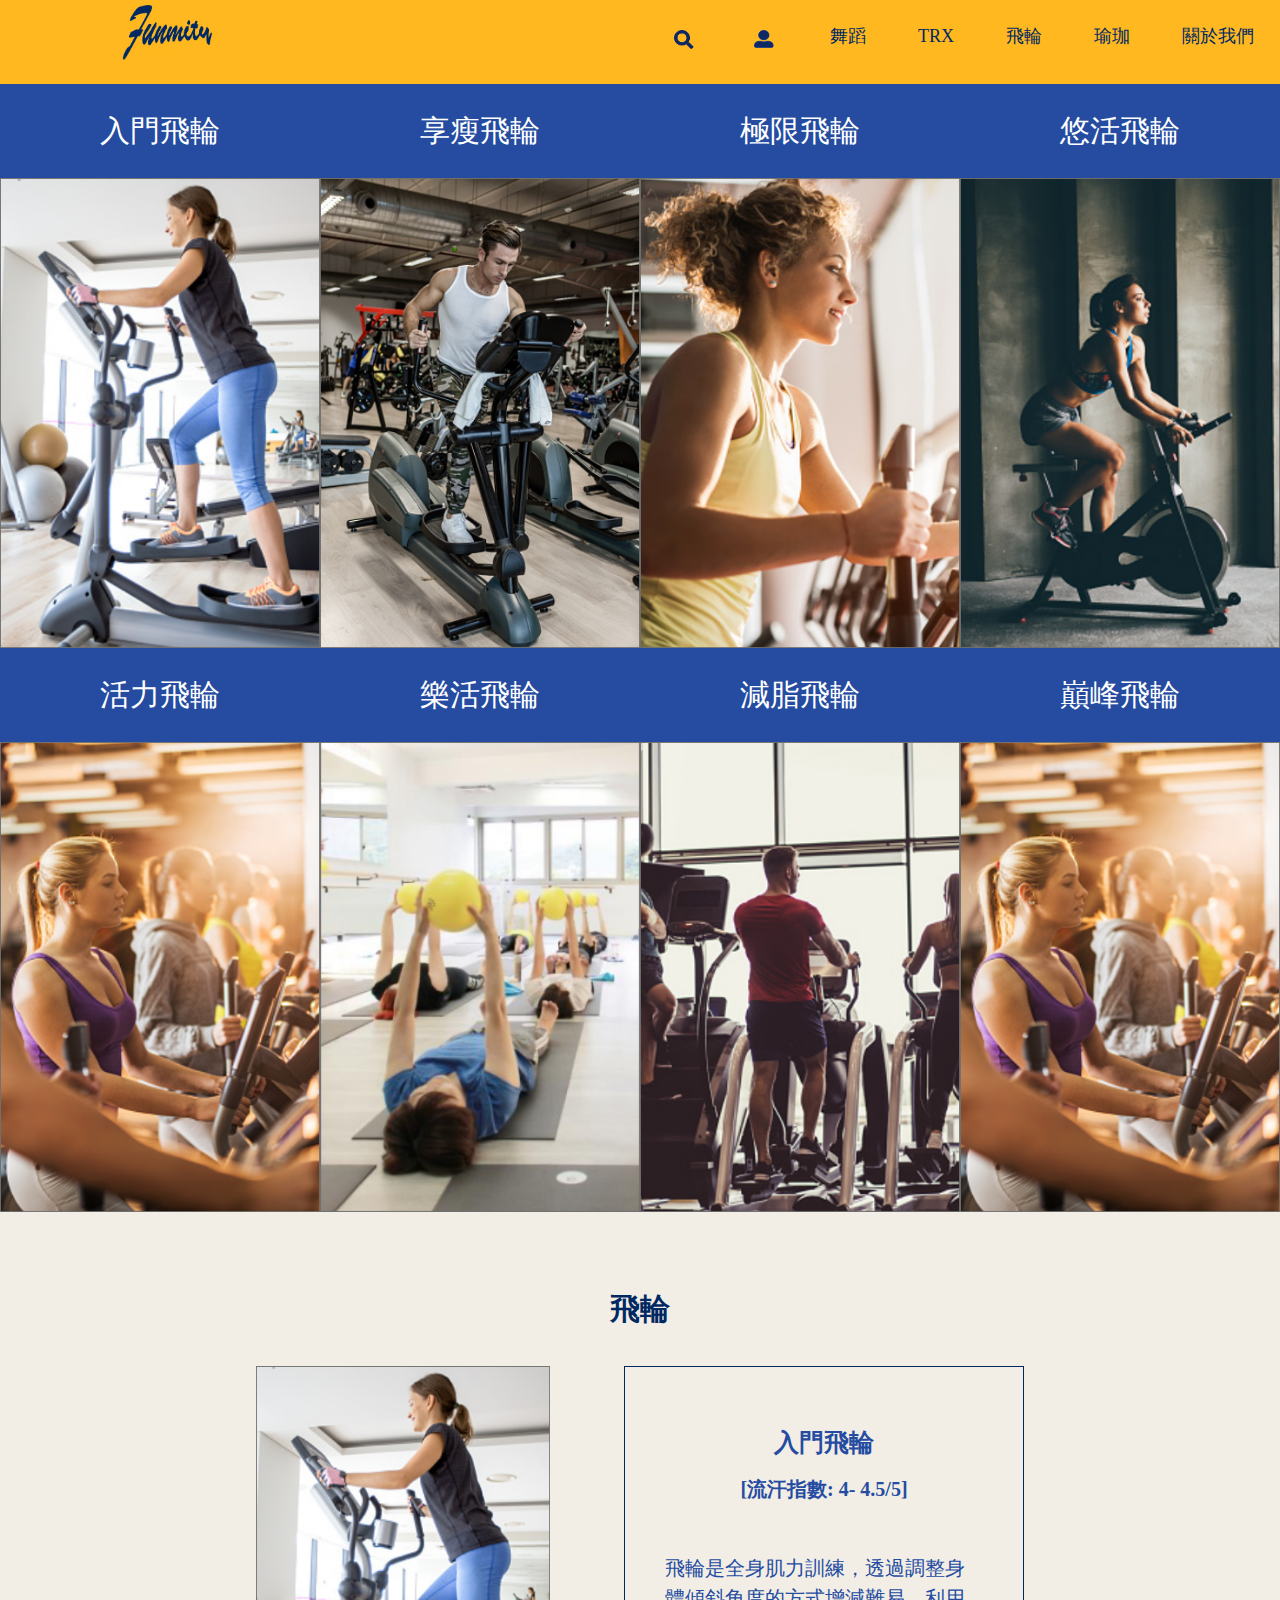
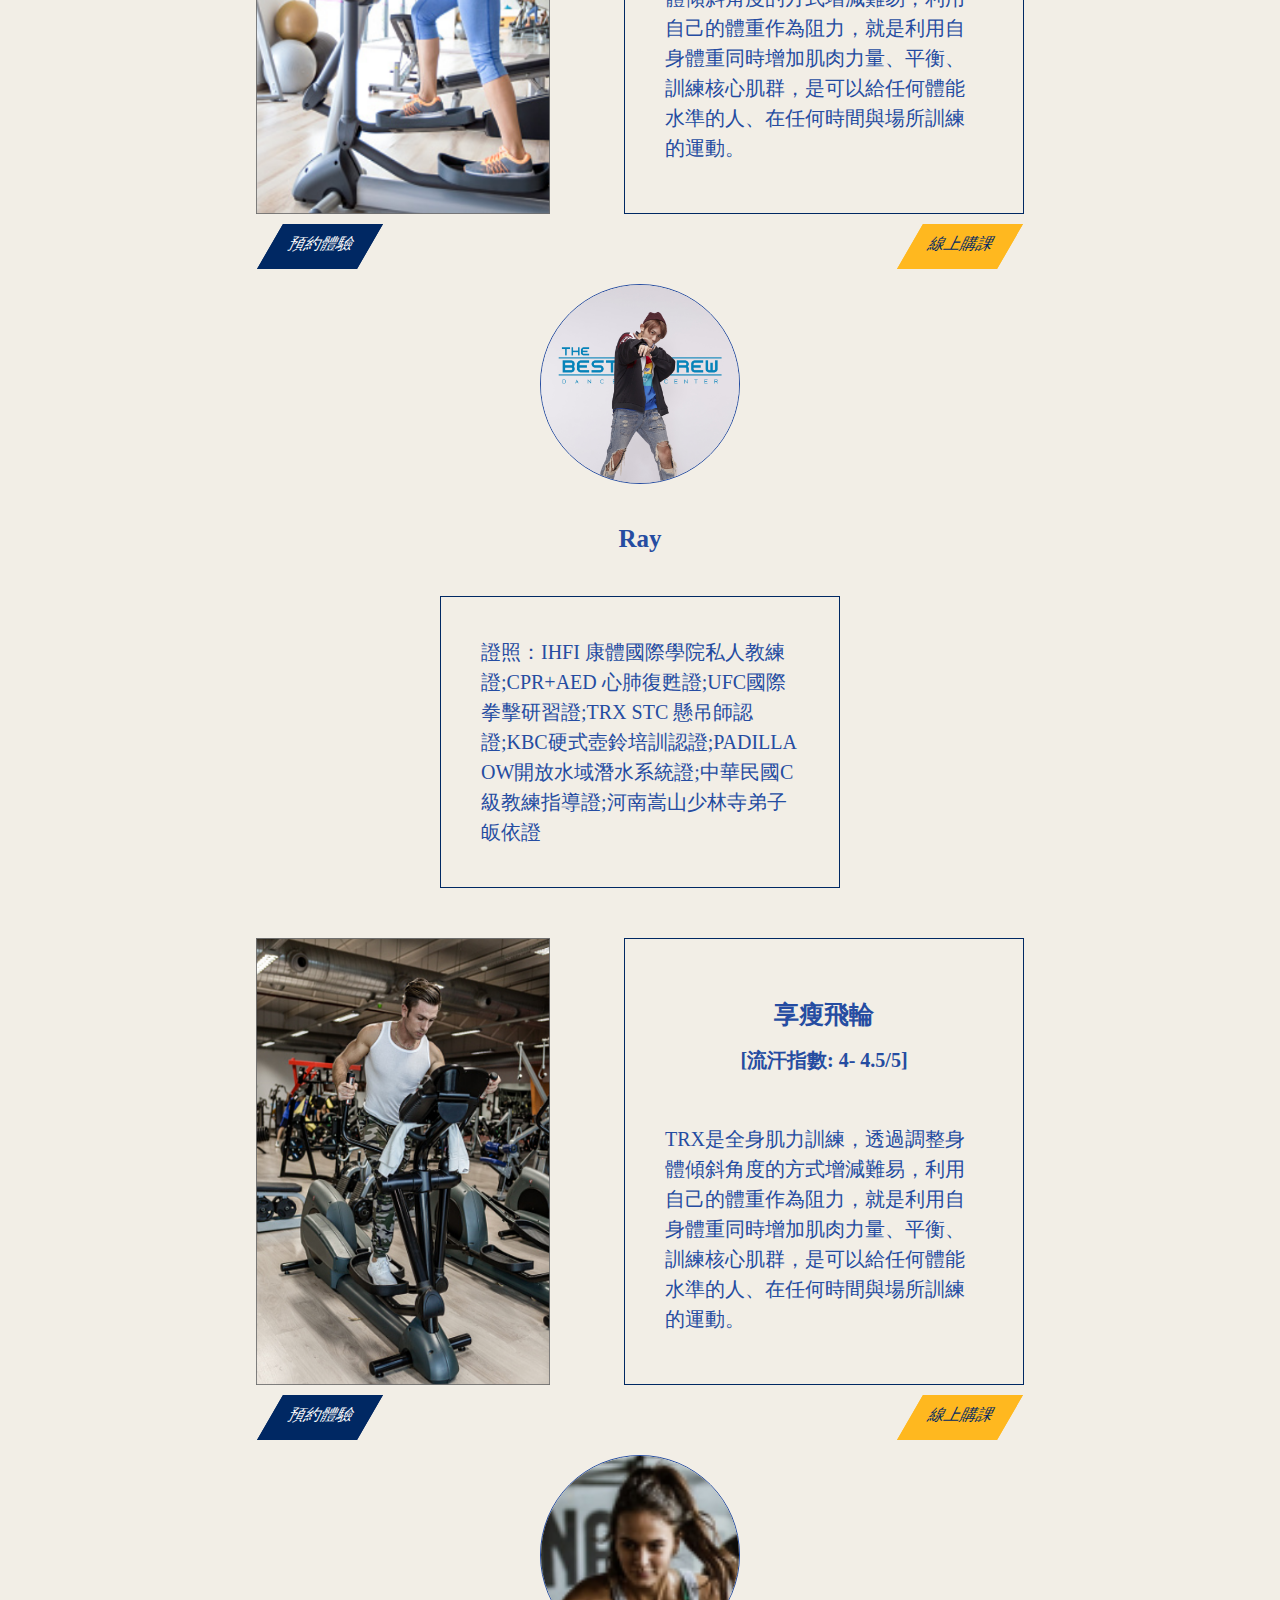
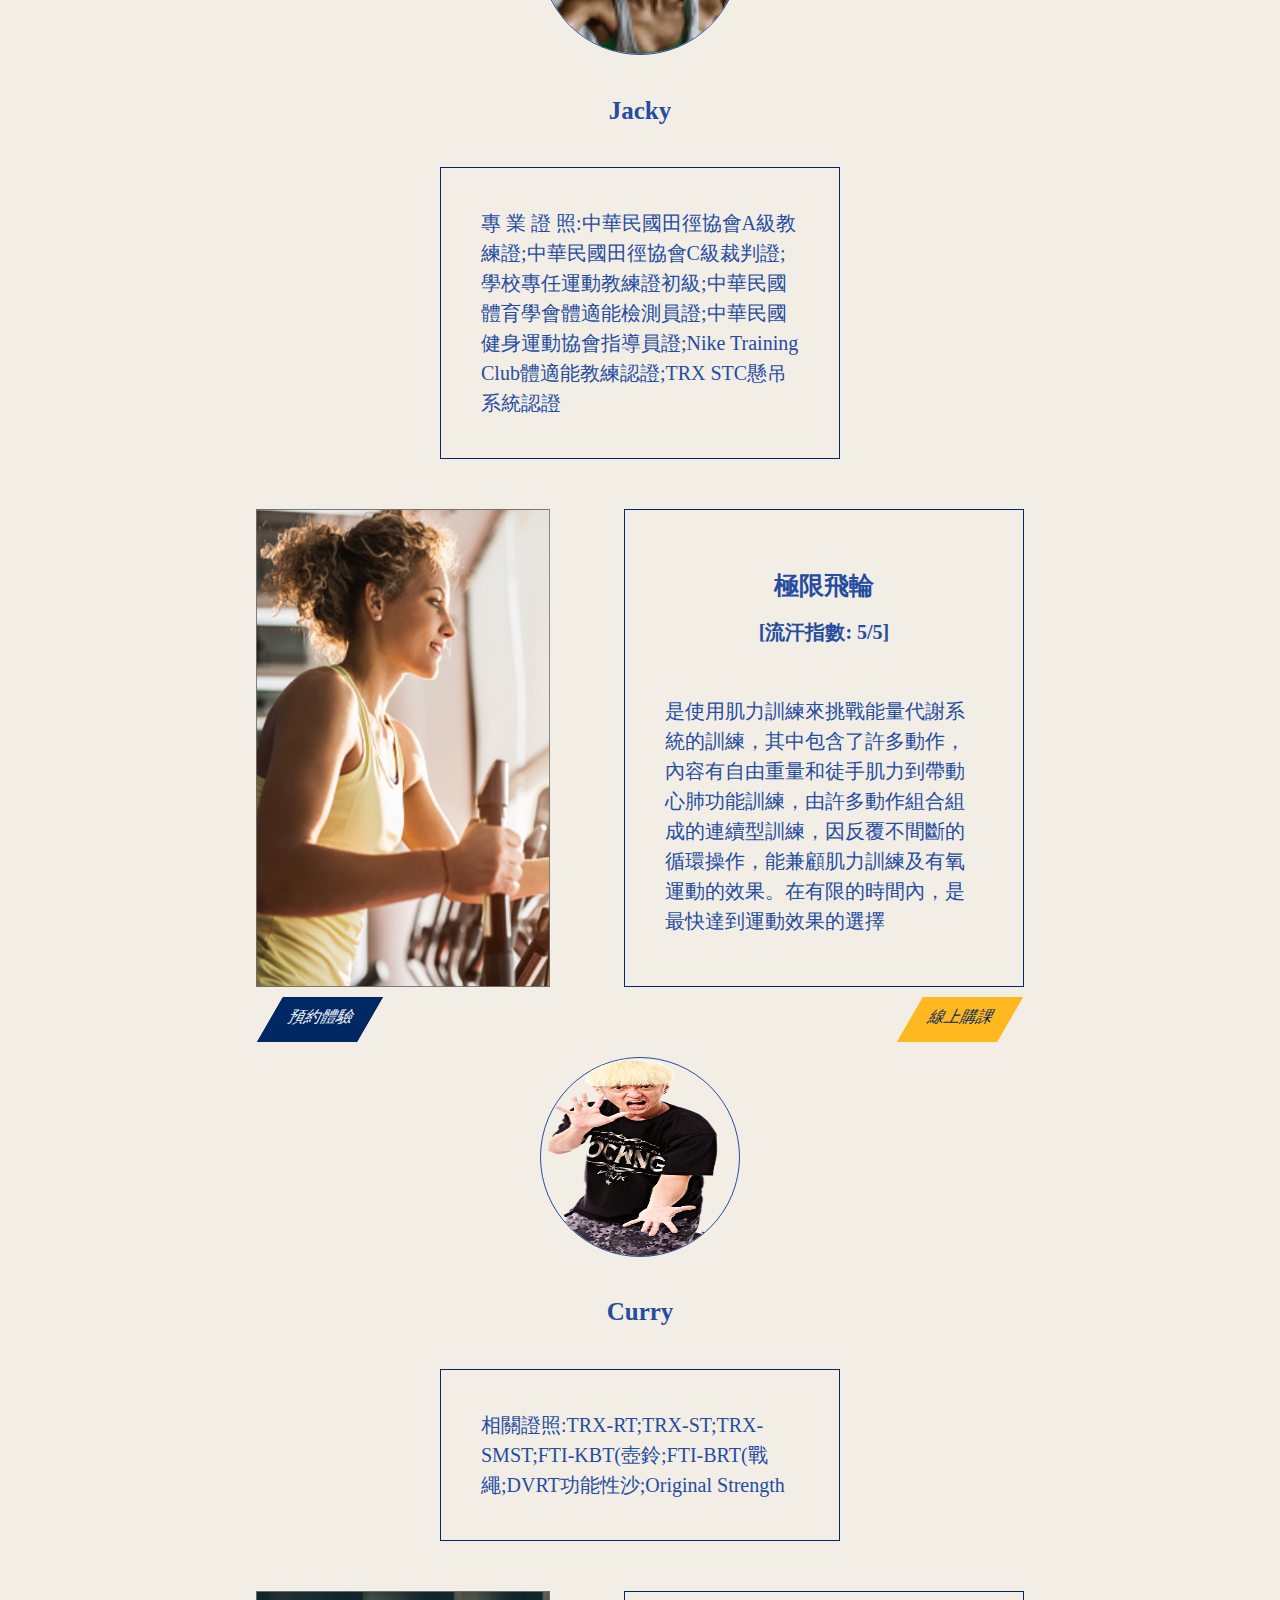
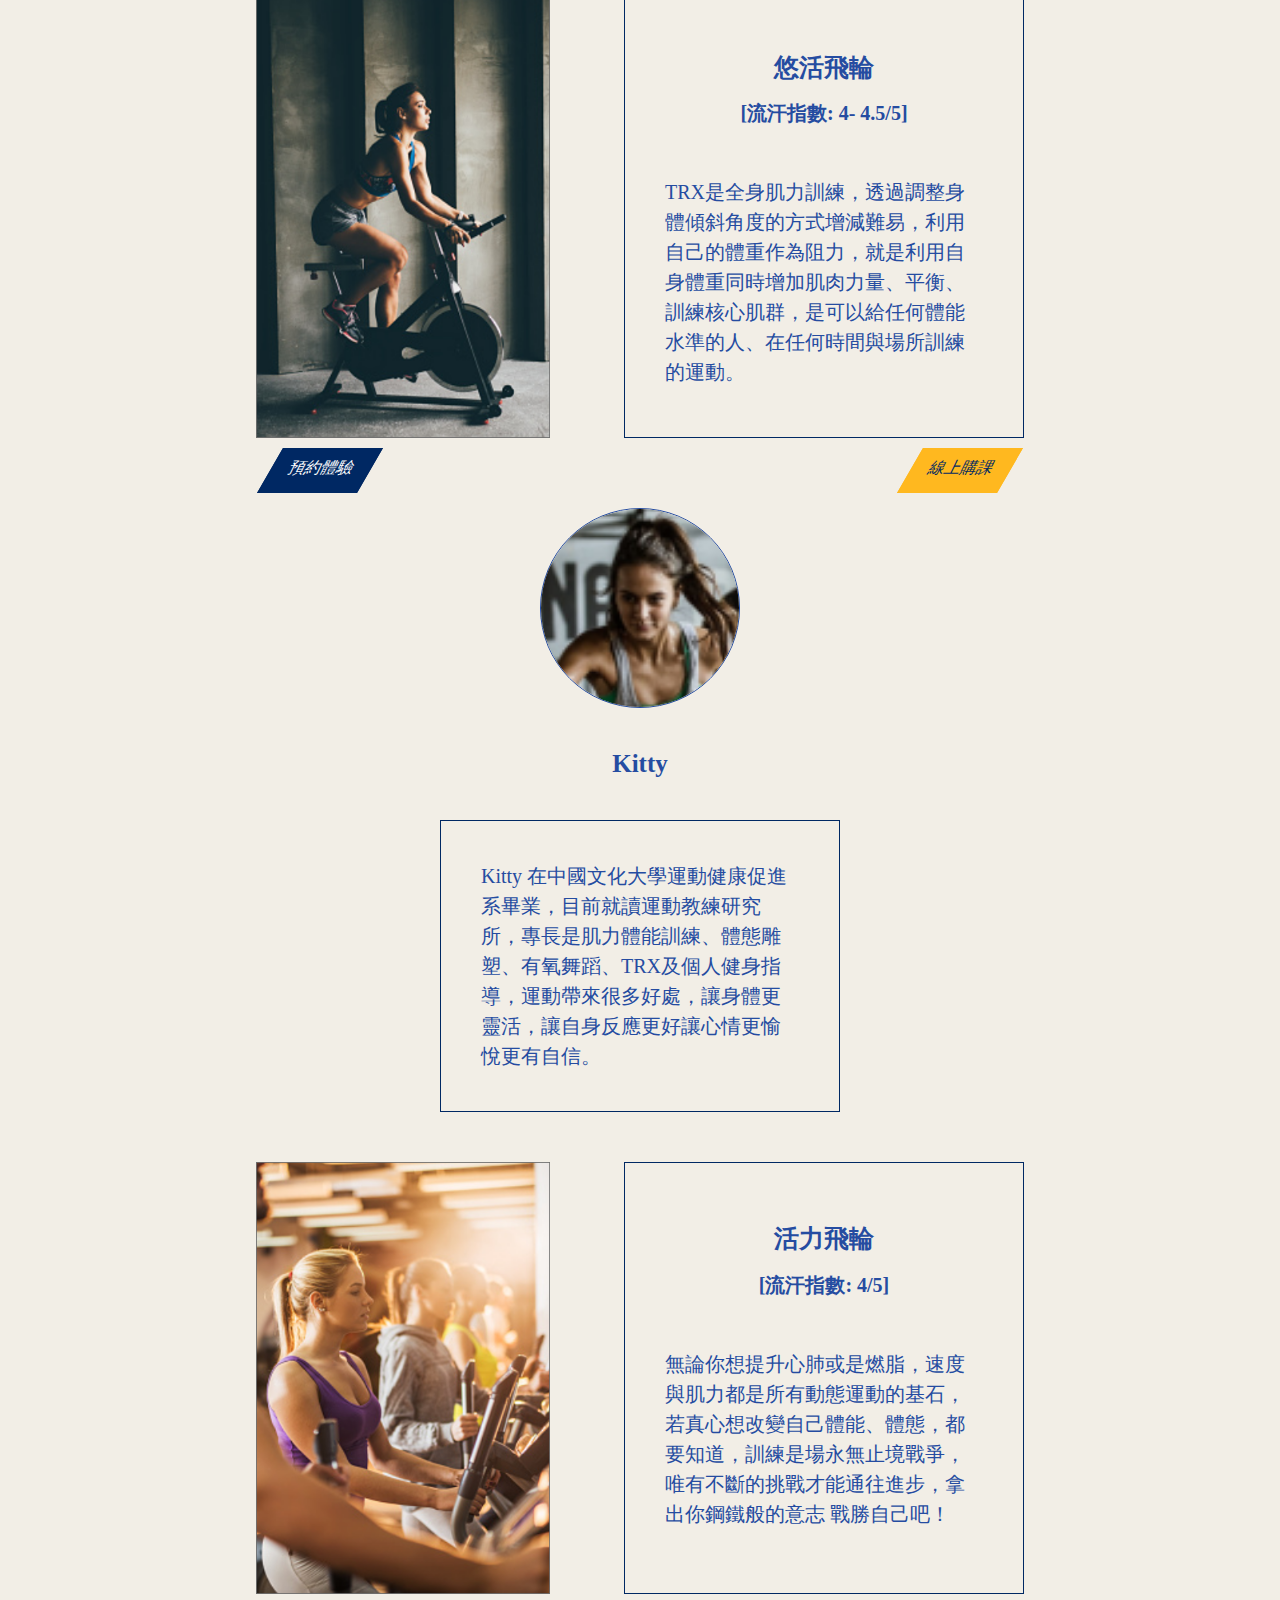
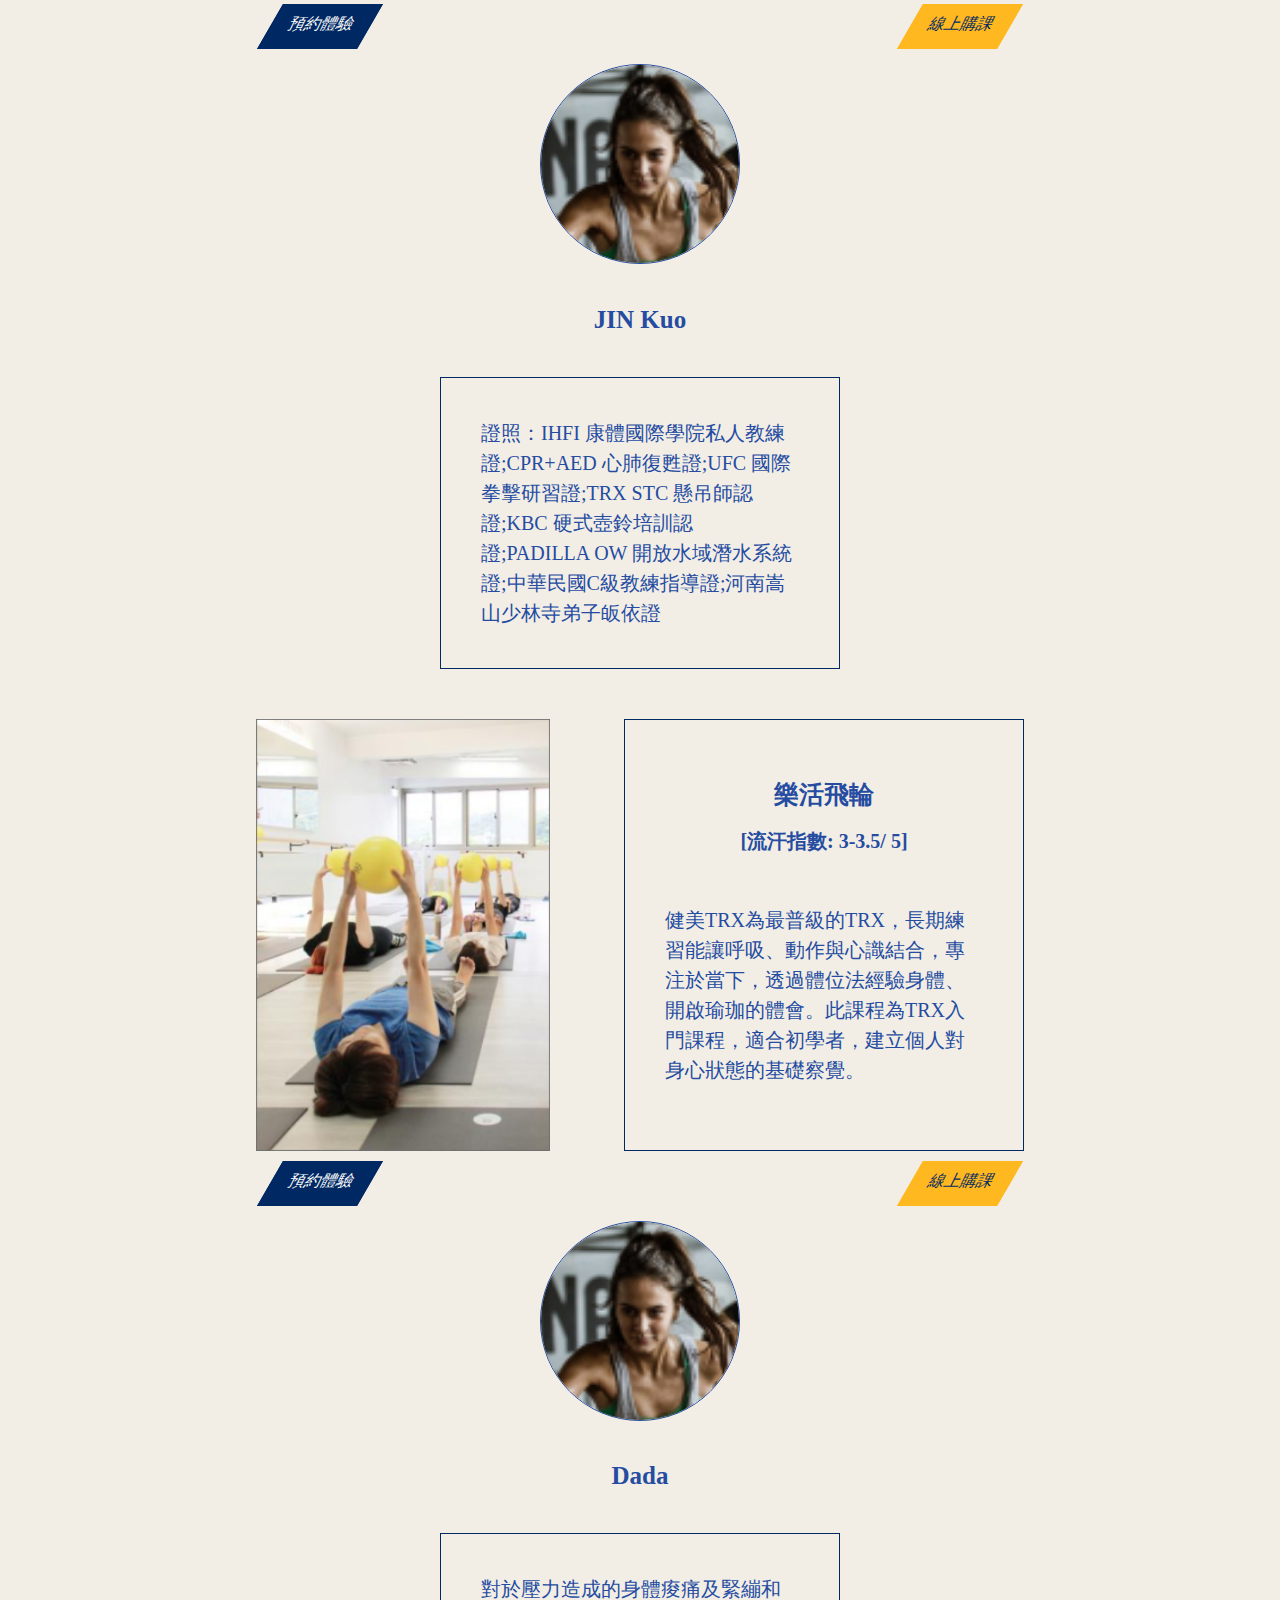
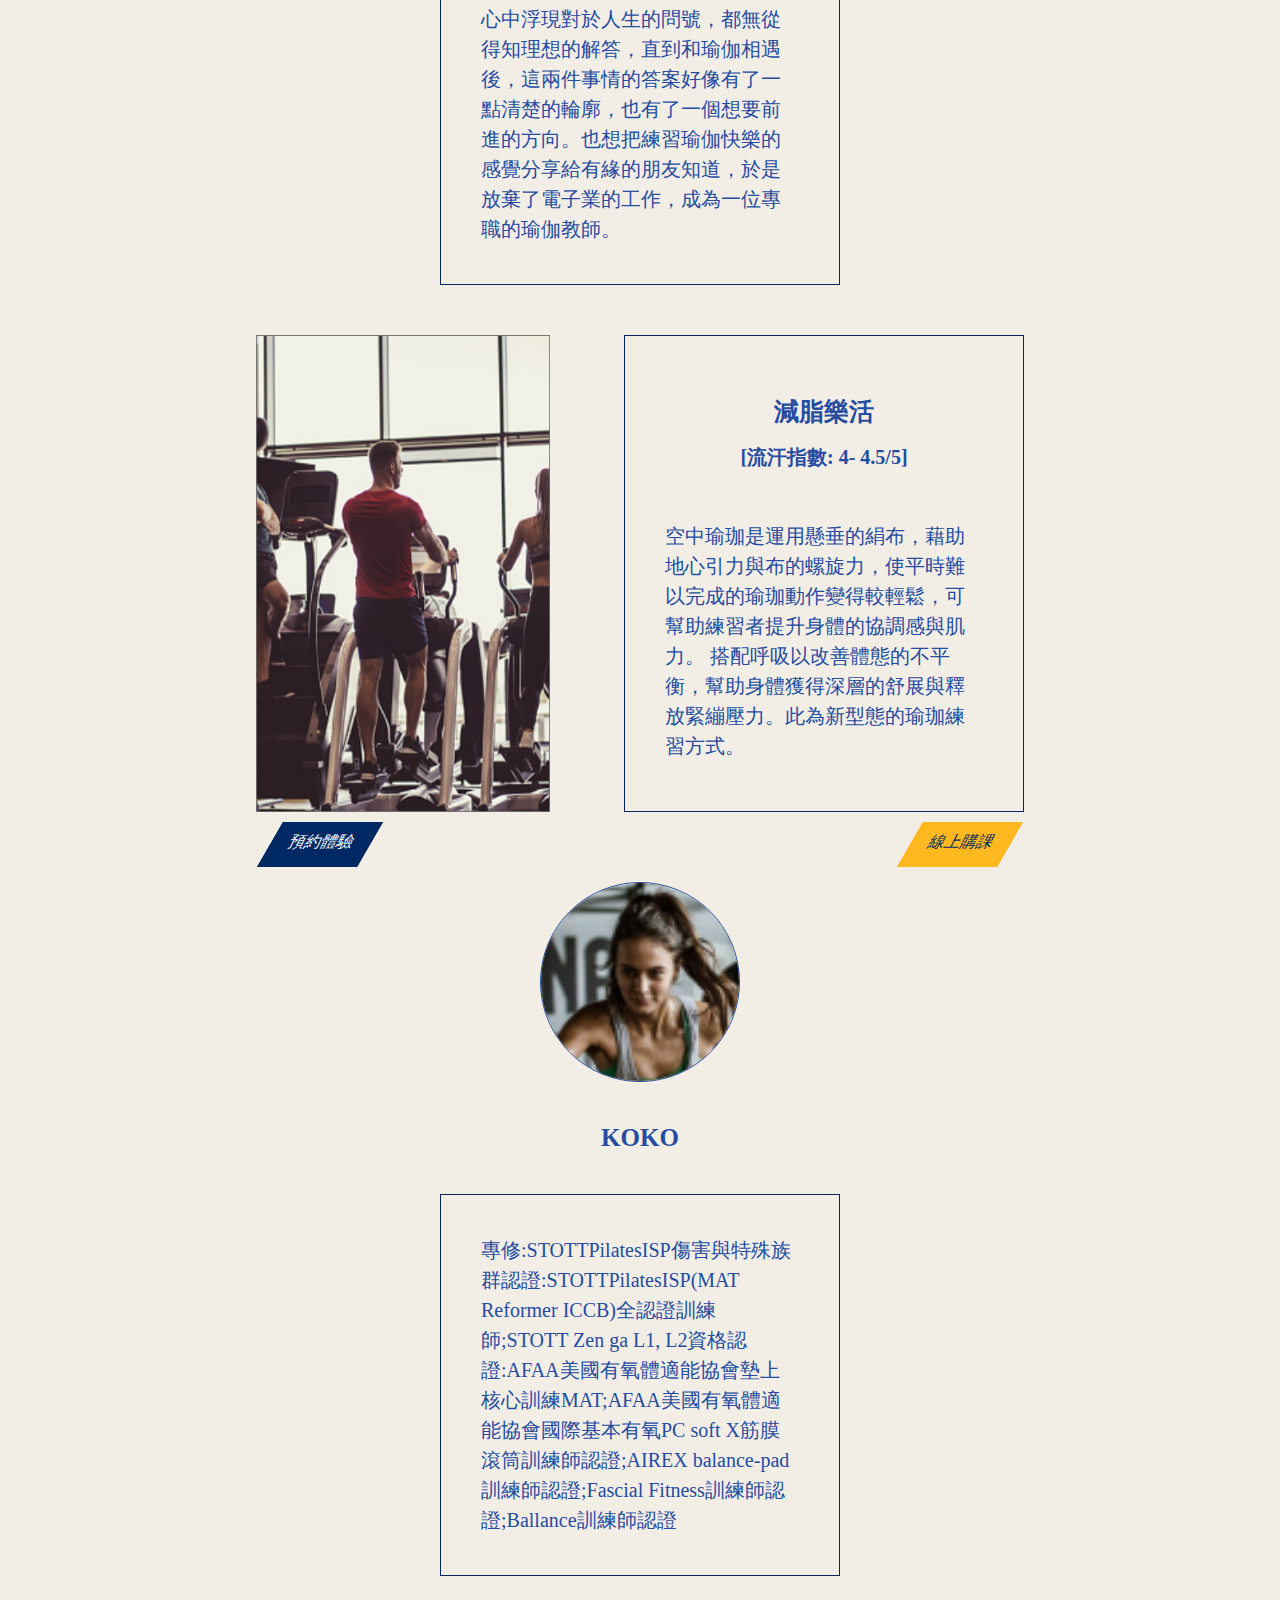
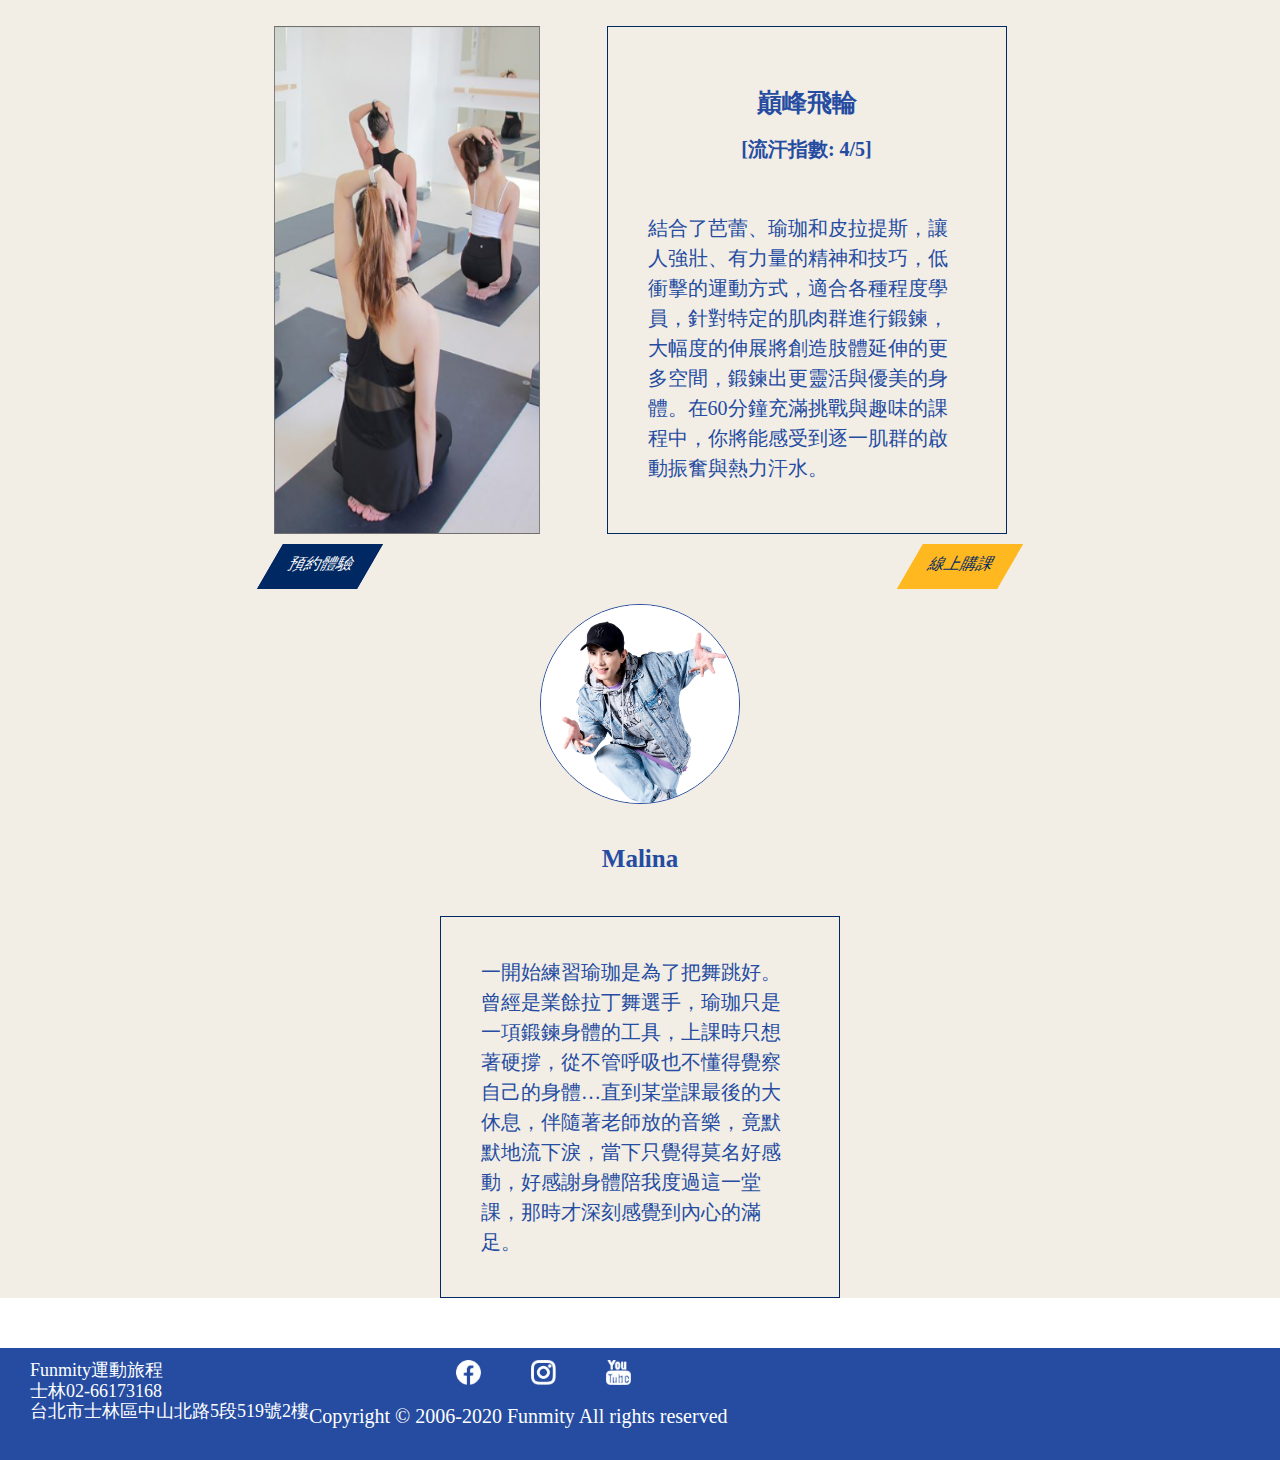
<file: course3.html>
<!DOCTYPE html>
<html lang="zh">
<head>
    <meta charset="UTF-8">
    <meta name="viewport" content="width=device-width, initial-scale=1.0">
    <title>course</title>
    <link rel="stylesheet" href="./css/course1.css">
    <link rel="stylesheet" href="./css/headerfooter.css">
    <link rel="stylesheet" href="./css/reset/reset.css">
    <!-- <link rel="stylesheet" href="./css/home.css">
    <link rel="stylesheet" href="./FontAwesome/css/all.css">
    <link rel="stylesheet" href="https://use.fontawesome.com/releases/v5.8.2/css/all.css"integrity="sha384-oS3vJWv+0UjzBfQzYUhtDYW+Pj2yciDJxpsK1OYPAYjqT085Qq/1cq5FLXAZQ7Ay" crossorigin="anonymous"> -->
</head>
<body>
    <!-- 導覽列 -->
    <div class="header">
      <a href="./index.html"><img class="logo"src="./images/logo.png" alt="logo"></a>
      <div class="hamburg">
        <span class="span1"></span>
        <span class="span2"></span>
        <span class="span3"></span>
      </div>
        <span class="icon"><img src="./images/Icon search.png" alt="t"></span>
        <span class="icon"><img src="./images/Icon user.png" alt="user"></span>
      <nav>
        <div>
          <a href="./course1.html" style="white-space: nowrap;">舞蹈</a>
          <a href="./course2.html" style="white-space: nowrap;">TRX</a>
          <a href="./course3.html" style="white-space: nowrap;">飛輪</a>
          <a href="./course4.html" style="white-space: nowrap;">瑜珈</a>
          <a href="./aboutus.html" style="white-space: nowrap;">關於我們</a>
      </div>>
        
      
    </nav>
  </div>
    <!-- 課程圖8 -->
    <div class="wrap">
      <div class="imgblock8">
          <div class="imglist">
            <a href="#img1"><p>入門飛輪</p><img src="./images/z1.png" alt="jazz"></a>
            
            </div>
          <div class="imglist">
            <a href="#img2"><p>享瘦飛輪</p><img src="./images/z2.png" alt="jazz"></a>
            
          </div>
          <div class="imglist">
            <a href="#img3"><p>極限飛輪</p><img src="./images/z3.png" alt="jazz"></a>
            
          </div>
          <div class="imglist">
            <a href="#img4"><p>悠活飛輪</p><img src="./images/z4.png" alt="jazz">
            </a>
            
        </div>
        
          <div class="imglist"> 
            <a href="#img5"><p>活力飛輪</p><img src="./images/z5.png" alt="jazz"></a>
            
          </div>
          <div class="imglist">
            <a href="#img6"><p>樂活飛輪</p><img src="./images/z6.png" alt="jazz"></a>
            
          </div>
          <div class="imglist">
            <a href="#img7"><p>減脂飛輪</p><img src="./images/z7.png" alt="jazz"></a>
            
          </div>
          <div class="imglist">
            <a href="#img8"><p>巔峰飛輪</p><img src="./images/z8.png" alt="jazz"></a>
            
          </div>
      
      </div>
      <div class="content">
        <h4>飛輪</h4>
        <div class="courseblock">
          <span class="courselist">
            <span id="img1">
              <img src="./images/z1.png" alt="jazz" style="width: 80%;">
            </span>
            <span class="text">
              <h5>入門飛輪<p>[流汗指數: 4- 4.5/5]</p></h5>
              <p>飛輪是全身肌力訓練，透過調整身體傾斜角度的方式增減難易，利用自己的體重作為阻力，就是利用自身體重同時增加肌肉力量、平衡、訓練核心肌群，是可以給任何體能水準的人、在任何時間與場所訓練的運動。</p>
            </span>
            
          </span>
          <div class="btnsblock">
            <section class="btn1">
              <a href="./login.html" target="blank">
                預約體驗
              </a>
            </section>
            <section class="btn">
              <a href="./login.html" target="blank">
                線上購課
              </a>
            </section>
          </div>
          <span class="teacher">
            <img src="./images/-01-.jpeg" alt="teacher">
            <span class="teachertext">
              <h5>Ray</h5>
              <p>
                證照：IHFI 康體國際學院私人教練證;CPR+AED 心肺復甦證;UFC國際拳擊研習證;TRX STC 懸吊師認證;KBC硬式壺鈴培訓認證;PADILLA OW開放水域潛水系統證;中華民國C級教練指導證;河南嵩山少林寺弟子皈依證
              </p>

            </span>
          </span>
          <span class="courselist">
            <span id="img2">
              <img src="./images/z2.png" alt="jazz" style="width: 80%;">
            </span>
            <span class="text">
              <h5>享瘦飛輪<p>[流汗指數: 4- 4.5/5]</p></h5>
              <p>TRX是全身肌力訓練，透過調整身體傾斜角度的方式增減難易，利用自己的體重作為阻力，就是利用自身體重同時增加肌肉力量、平衡、訓練核心肌群，是可以給任何體能水準的人、在任何時間與場所訓練的運動。
              </p>
            </span>
            
          </span>
          <div class="btnsblock">
            <section class="btn1">
              <a href="./login.html" target="blank">
                預約體驗
              </a>
            </section>
            <section class="btn">
              <a href="./login.html" target="blank">
                線上購課
              </a>
            </section>
          </div>
          <span class="teacher">
            <img src="./images/tc3.png" alt="teacher">
            <span class="teachertext">
              <h5>Jacky</h5>
              <p>
                專 業 證 照:中華民國田徑協會A級教練證;中華民國田徑協會C級裁判證;學校專任運動教練證初級;中華民國體育學會體適能檢測員證;中華民國健身運動協會指導員證;Nike Training Club體適能教練認證;TRX STC懸吊系統認證
              </p>

            </span>
          </span>

          <span class="courselist">
            <span id="img3">
              <img src="./images/z3.png" alt="jazz" style="width: 80%;">
            </span>
            <span class="text">
              <h5>極限飛輪<p>[流汗指數: 5/5]</p></h5>
              <p>是使用肌力訓練來挑戰能量代謝系統的訓練，其中包含了許多動作，內容有自由重量和徒手肌力到帶動心肺功能訓練，由許多動作組合組成的連續型訓練，因反覆不間斷的循環操作，能兼顧肌力訓練及有氧運動的效果。在有限的時間內，是最快達到運動效果的選擇
              </p>
            </span>
            
          </span>
          <div class="btnsblock">
            <section class="btn1">
              <a href="./login.html" target="blank">
                預約體驗
              </a>
            </section>
            <section class="btn">
              <a href="./login.html" target="blank">
                線上購課
              </a>
            </section>
          </div>
          <span class="teacher">
            <img src="./images/d3.png" alt="teacher">
            <span class="teachertext">
              <h5>Curry</h5>
              <p>
                相關證照:TRX-RT;TRX-ST;TRX-SMST;FTI-KBT(壺鈴;FTI-BRT(戰繩;DVRT功能性沙;Original Strength
              </p>

            </span>
          </span>

          <span class="courselist">
            <span id="img4">
              <img src="./images/z4.png" alt="jazz" style="width: 80%;">
            </span>
            <span class="text">
              <h5>悠活飛輪<p>[流汗指數: 4- 4.5/5]</p></h5>
              <p>
                TRX是全身肌力訓練，透過調整身體傾斜角度的方式增減難易，利用自己的體重作為阻力，就是利用自身體重同時增加肌肉力量、平衡、訓練核心肌群，是可以給任何體能水準的人、在任何時間與場所訓練的運動。
              </p>
            </span>
            
          </span>
          <div class="btnsblock">
            <section class="btn1">
              <a href="./login.html" target="blank">
                預約體驗
              </a>
            </section>
            <section class="btn">
              <a href="./login.html" target="blank">
                線上購課
              </a>
            </section>
          </div>
          <span class="teacher">
            <img src="./images/tc3.png" alt="teacher">
            <span class="teachertext">
              <h5>Kitty</h5>
              <p>
                Kitty 在中國文化大學運動健康促進系畢業，目前就讀運動教練研究所，專長是肌力體能訓練、體態雕塑、有氧舞蹈、TRX及個人健身指導，運動帶來很多好處，讓身體更靈活，讓自身反應更好讓心情更愉悅更有自信。
              </p>

            </span>
          </span>

          <span class="courselist">
            <span id="img5">
              <img src="./images/z8.png" alt="jazz" style="width:80%;">
            </span>
            <span class="text">
              <h5>活力飛輪<p>[流汗指數: 4/5]</p></h5>
              <p>無論你想提升心肺或是燃脂，速度與肌力都是所有動態運動的基石，若真心想改變自己體能、體態，都要知道，訓練是場永無止境戰爭，唯有不斷的挑戰才能通往進步，拿出你鋼鐵般的意志 戰勝自己吧！</p>
            </span>
            
          </span>
          <div class="btnsblock">
            <section class="btn1">
              <a href="./login.html" target="blank">
                預約體驗
              </a>
            </section>
            <section class="btn">
              <a href="./login.html" target="blank">
                線上購課
              </a>
            </section>
          </div>
          <span class="teacher">
            <img src="./images/tc3.png" alt="teacher">
            <span class="teachertext">
              <h5>JIN Kuo</h5>
              <p>
                證照：IHFI 康體國際學院私人教練證;CPR+AED 心肺復甦證;UFC 國際拳擊研習證;TRX STC 懸吊師認證;KBC 硬式壺鈴培訓認證;PADILLA OW 開放水域潛水系統證;中華民國C級教練指導證;河南嵩山少林寺弟子皈依證
              </p>

            </span>
          </span>

          <span class="courselist">
            <span id="img6">
              <img src="./images/z6.png" alt="jazz" style="width: 80%;">
            </span>
            <span class="text">
              <h5>樂活飛輪<p>[流汗指數: 3-3.5/ 5]</p></h5>
              <p>健美TRX為最普級的TRX，長期練習能讓呼吸、動作與心識結合，專注於當下，透過體位法經驗身體、開啟瑜珈的體會。此課程為TRX入門課程，適合初學者，建立個人對身心狀態的基礎察覺。</p>
            </span>
            
          </span>
          <div class="btnsblock">
            <section class="btn1">
              <a href="./login.html" target="blank">
                預約體驗
              </a>
            </section>
            <section class="btn">
              <a href="./login.html" target="blank">
                線上購課
              </a>
            </section>
          </div>
          <span class="teacher">
            <img src="./images/tc3.png" alt="teacher">
            <span class="teachertext">
              <h5>Dada</h5>
              <p>
                對於壓力造成的身體痠痛及緊繃和心中浮現對於人生的問號，都無從得知理想的解答，直到和瑜伽相遇後，這兩件事情的答案好像有了一點清楚的輪廓，也有了一個想要前進的方向。也想把練習瑜伽快樂的感覺分享給有緣的朋友知道，於是放棄了電子業的工作，成為一位專職的瑜伽教師。
              </p>

            </span>
          </span>

          <span class="courselist">
            <span id="img7">
              <img src="./images/z7.png" alt="jazz" style="width: 80%;">
            </span>
            <span class="text">
              <h5>減脂樂活<p>[流汗指數: 4- 4.5/5]</p></h5>
              <p>
                空中瑜珈是運用懸垂的絹布，藉助地心引力與布的螺旋力，使平時難以完成的瑜珈動作變得較輕鬆，可幫助練習者提升身體的協調感與肌力。 搭配呼吸以改善體態的不平衡，幫助身體獲得深層的舒展與釋放緊繃壓力。此為新型態的瑜珈練習方式。

 </p>
            </span>
            
          </span>
          <div class="btnsblock">
            <section class="btn1">
              <a href="./login.html" target="blank">
                預約體驗
              </a>
            </section>
            <section class="btn">
              <a href="./login.html" target="blank">
                線上購課
              </a>
            </section>
          </div>
          <span class="teacher">
            <img src="./images/tc3.png" alt="teacher">
            <span class="teachertext">
              <h5>KOKO</h5>
              <p>
                專修:STOTTPilatesISP傷害與特殊族群認證:STOTTPilatesISP(MAT Reformer ICCB)全認證訓練師;STOTT Zen ga L1, L2資格認證:AFAA美國有氧體適能協會墊上核心訓練MAT;AFAA美國有氧體適能協會國際基本有氧PC soft X筋膜滾筒訓練師認證;AIREX balance-pad訓練師認證;Fascial Fitness訓練師認證;Ballance訓練師認證
              </p>

            </span>
          </span>

          <span class="courselist">
            <span id="img8">
              <img src="./images/y3.png" alt="jazz" style="width:80%;">
            </span>
            <span class="text">
              <h5>巔峰飛輪<p>[流汗指數: 4/5]</p></h5>
              <p>結合了芭蕾、瑜珈和皮拉提斯，讓人強壯、有力量的精神和技巧，低衝擊的運動方式，適合各種程度學員，針對特定的肌肉群進行鍛鍊，大幅度的伸展將創造肢體延伸的更多空間，鍛鍊出更靈活與優美的身體。在60分鐘充滿挑戰與趣味的課程中，你將能感受到逐一肌群的啟動振奮與熱力汗水。
              </p>
            </span>
            
          </span>
          <div class="btnsblock">
            <section class="btn1">
              <a href="./login.html" target="blank">
                預約體驗
              </a>
            </section>
            <section class="btn">
              <a href="./login.html" target="blank">
                線上購課
              </a>
            </section>
          </div>
          <span class="teacher">
            <img src="./images/d8.jpg" alt="teacher">
            <span class="teachertext">
              <h5>Malina</h5>
              <p>
                一開始練習瑜珈是為了把舞跳好。曾經是業餘拉丁舞選手，瑜珈只是一項鍛鍊身體的工具，上課時只想著硬撐，從不管呼吸也不懂得覺察自己的身體…直到某堂課最後的大休息，伴隨著老師放的音樂，竟默默地流下淚，當下只覺得莫名好感動，好感謝身體陪我度過這一堂課，那時才深刻感覺到內心的滿足。
              </p>

            </span>
          </span>
        </div>

        </div>
      </div>
    </div>
    
    

   
    <footer>
      <footer class="text">Funmity運動旅程<br>士林02-66173168<br>台北市士林區中山北路5段519號2樓
          <div class="footerright">
              <div class="footericon">
                  <img src="./images/Icon fb.png" alt="fb">
                  <img src="./images/Icon instagram.png" alt="icon">
                  <img src="./images/Iconyoutube.png" alt="icon">
              </div>
              <p>Copyright © 2006-2020  Funmity All rights reserved</p>
          </div> 
        </footer> 
  </footer>
  <!-- js連結 -->
  <script src="./lightslider-master/src/js/jquery.js"></script>
  <script src="./lightslider-master/src/js/lightslider.js"></script>
  <script src="https://unpkg.com/aos@2.3.1/dist/aos.js"></script>
  <script>AOS.init();</script>
  <script src="./js/js.js"></script>
</body>
</html>
</file>
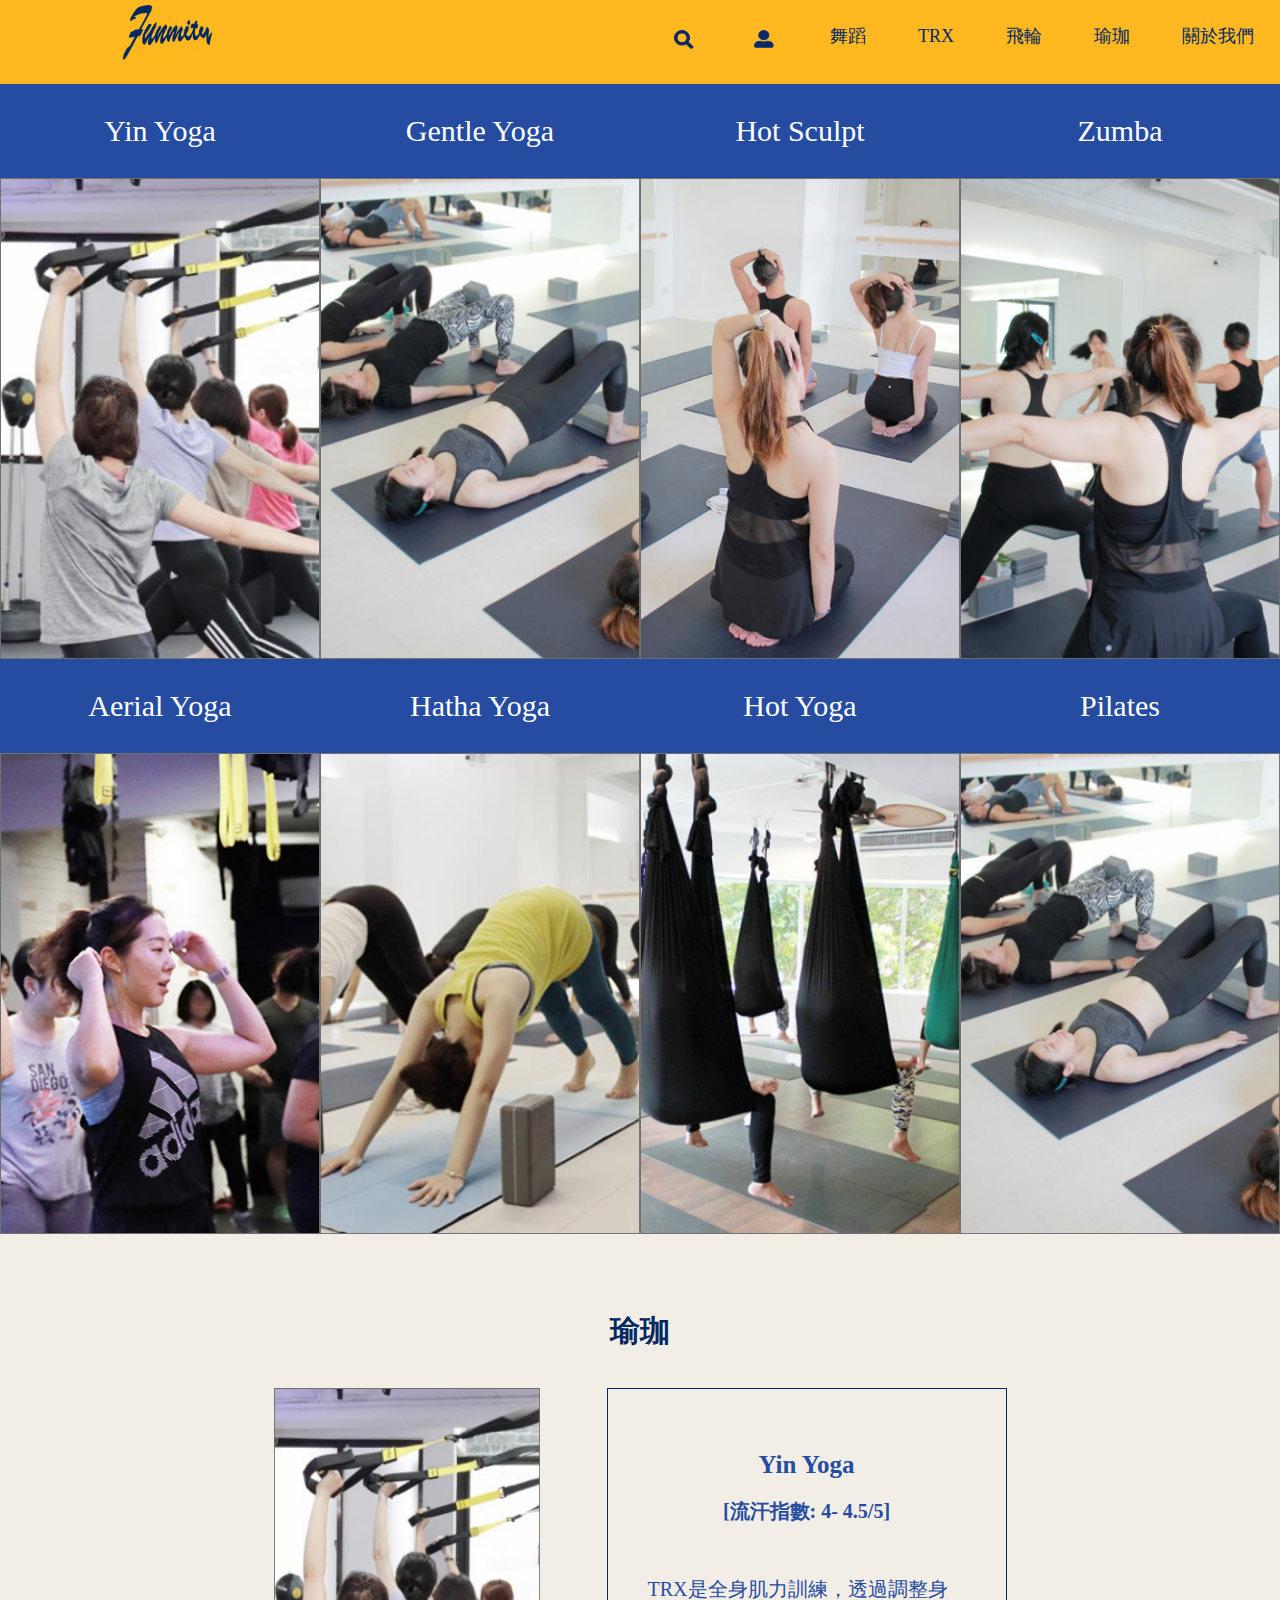
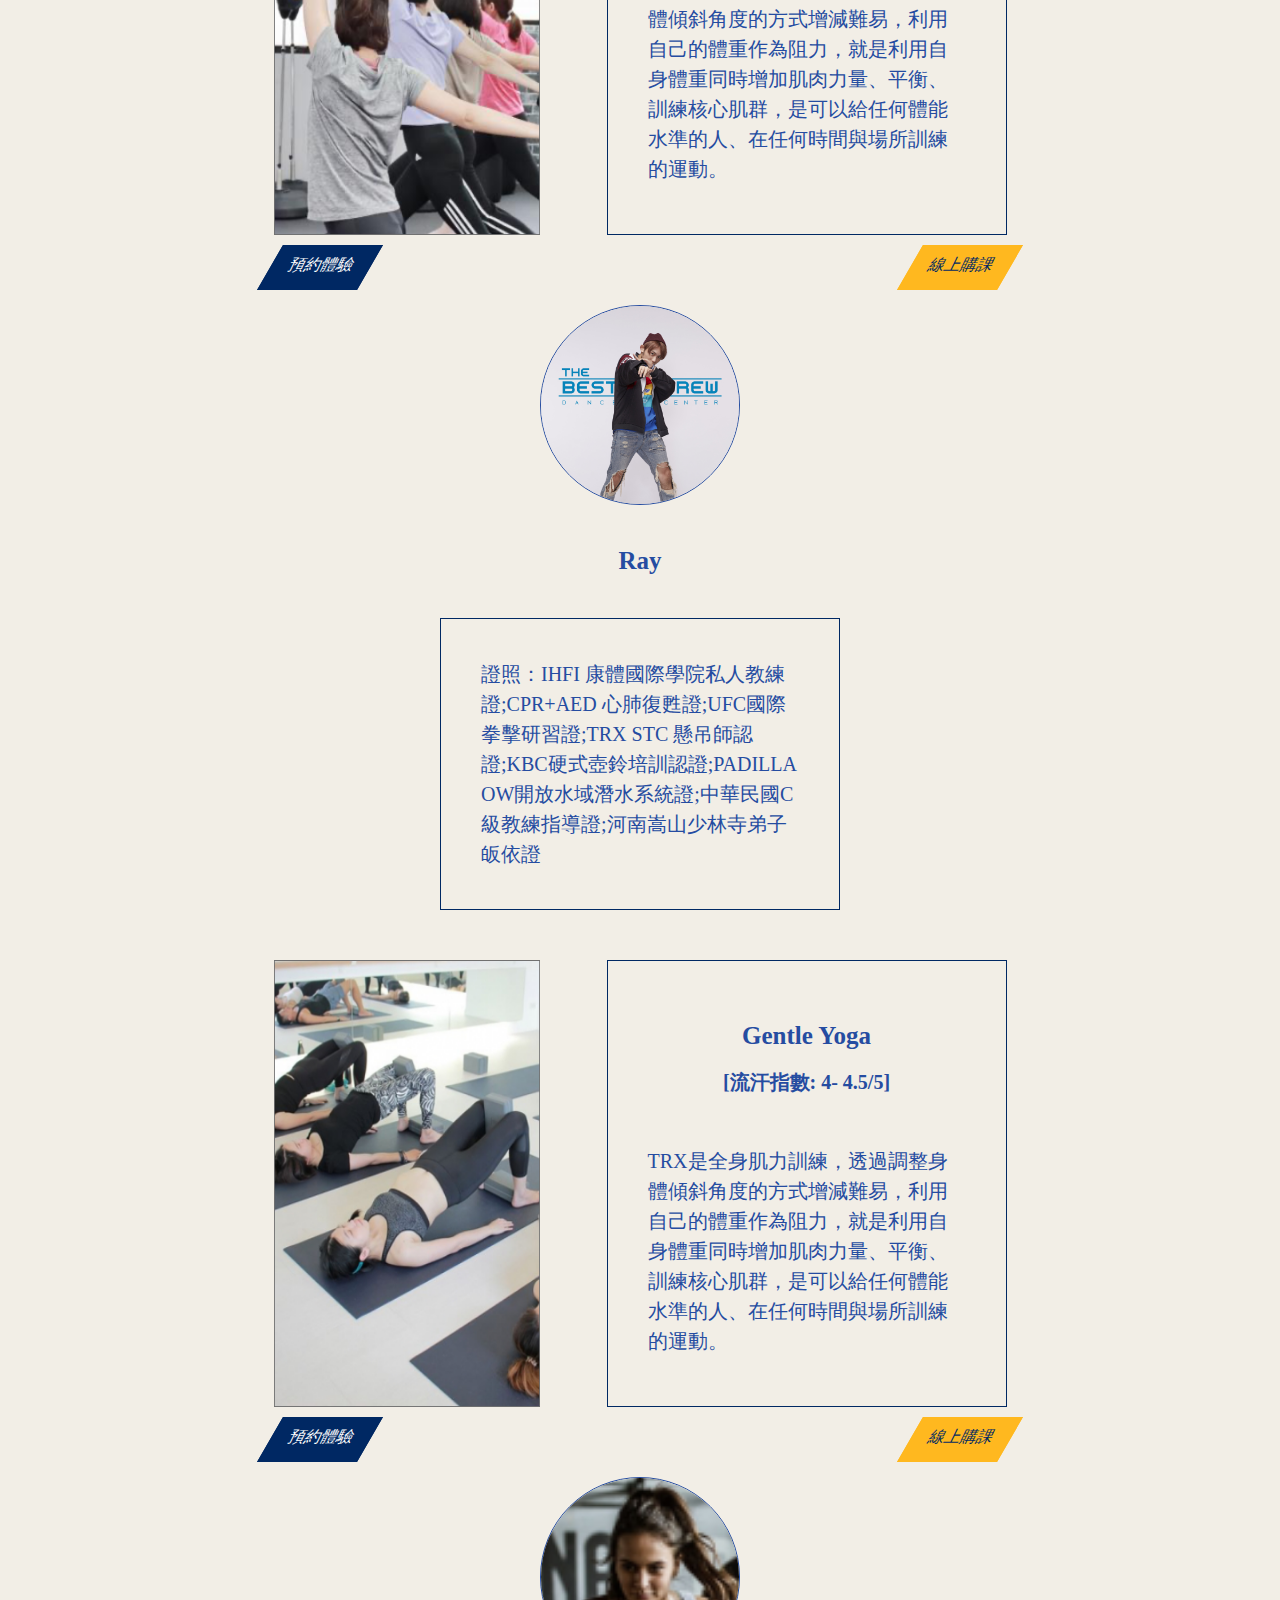
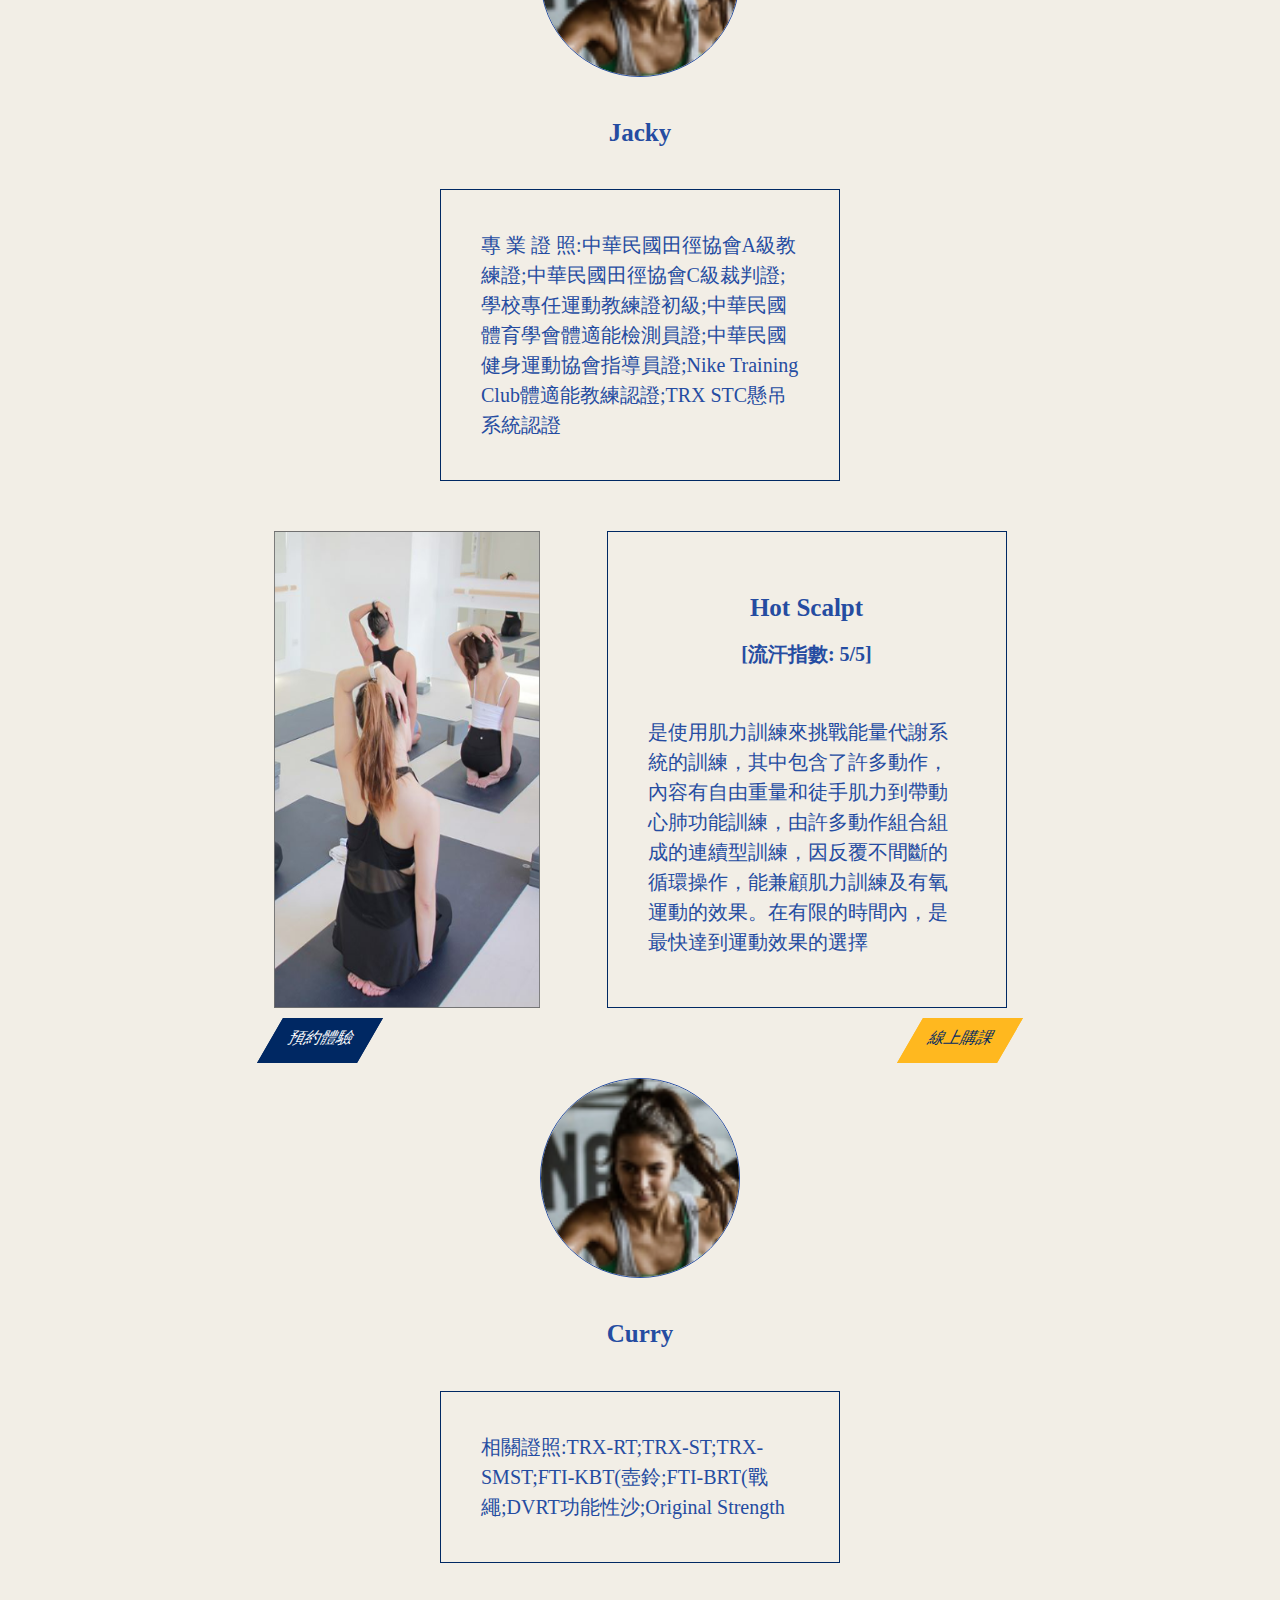
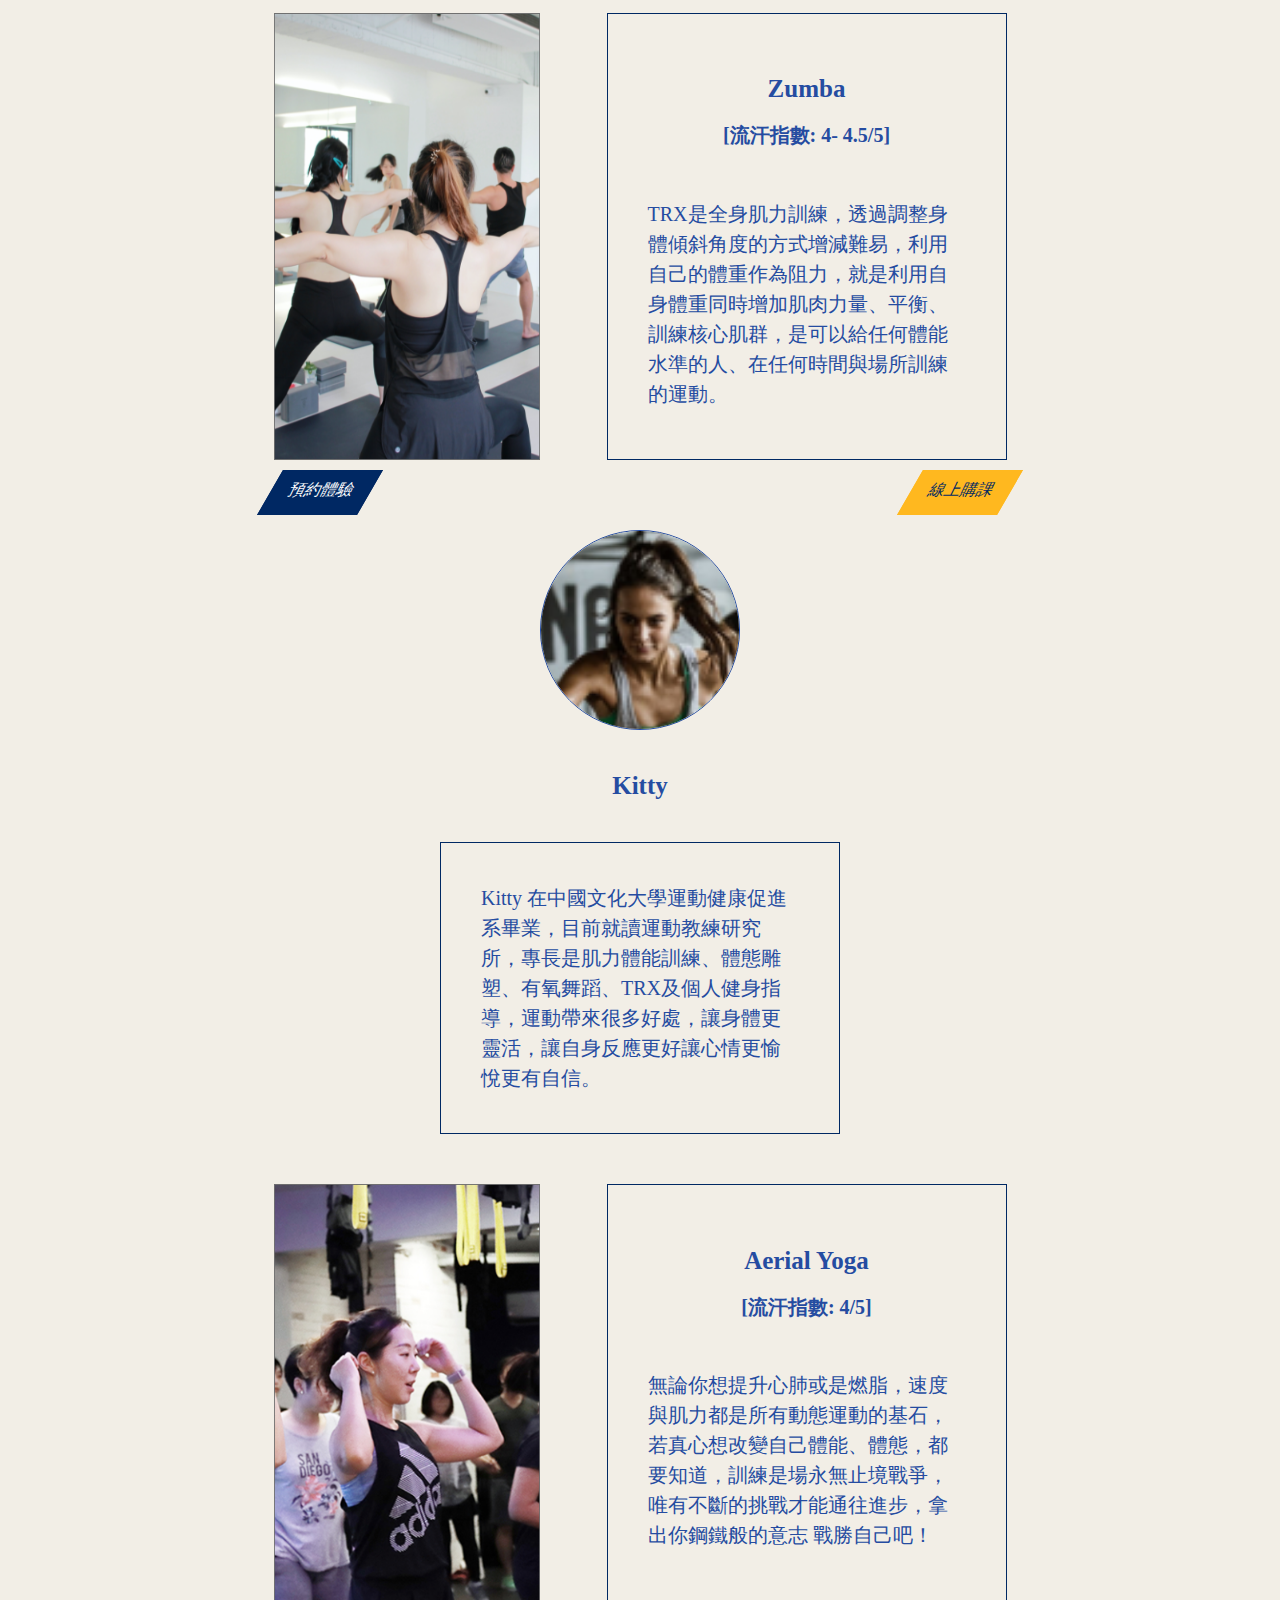
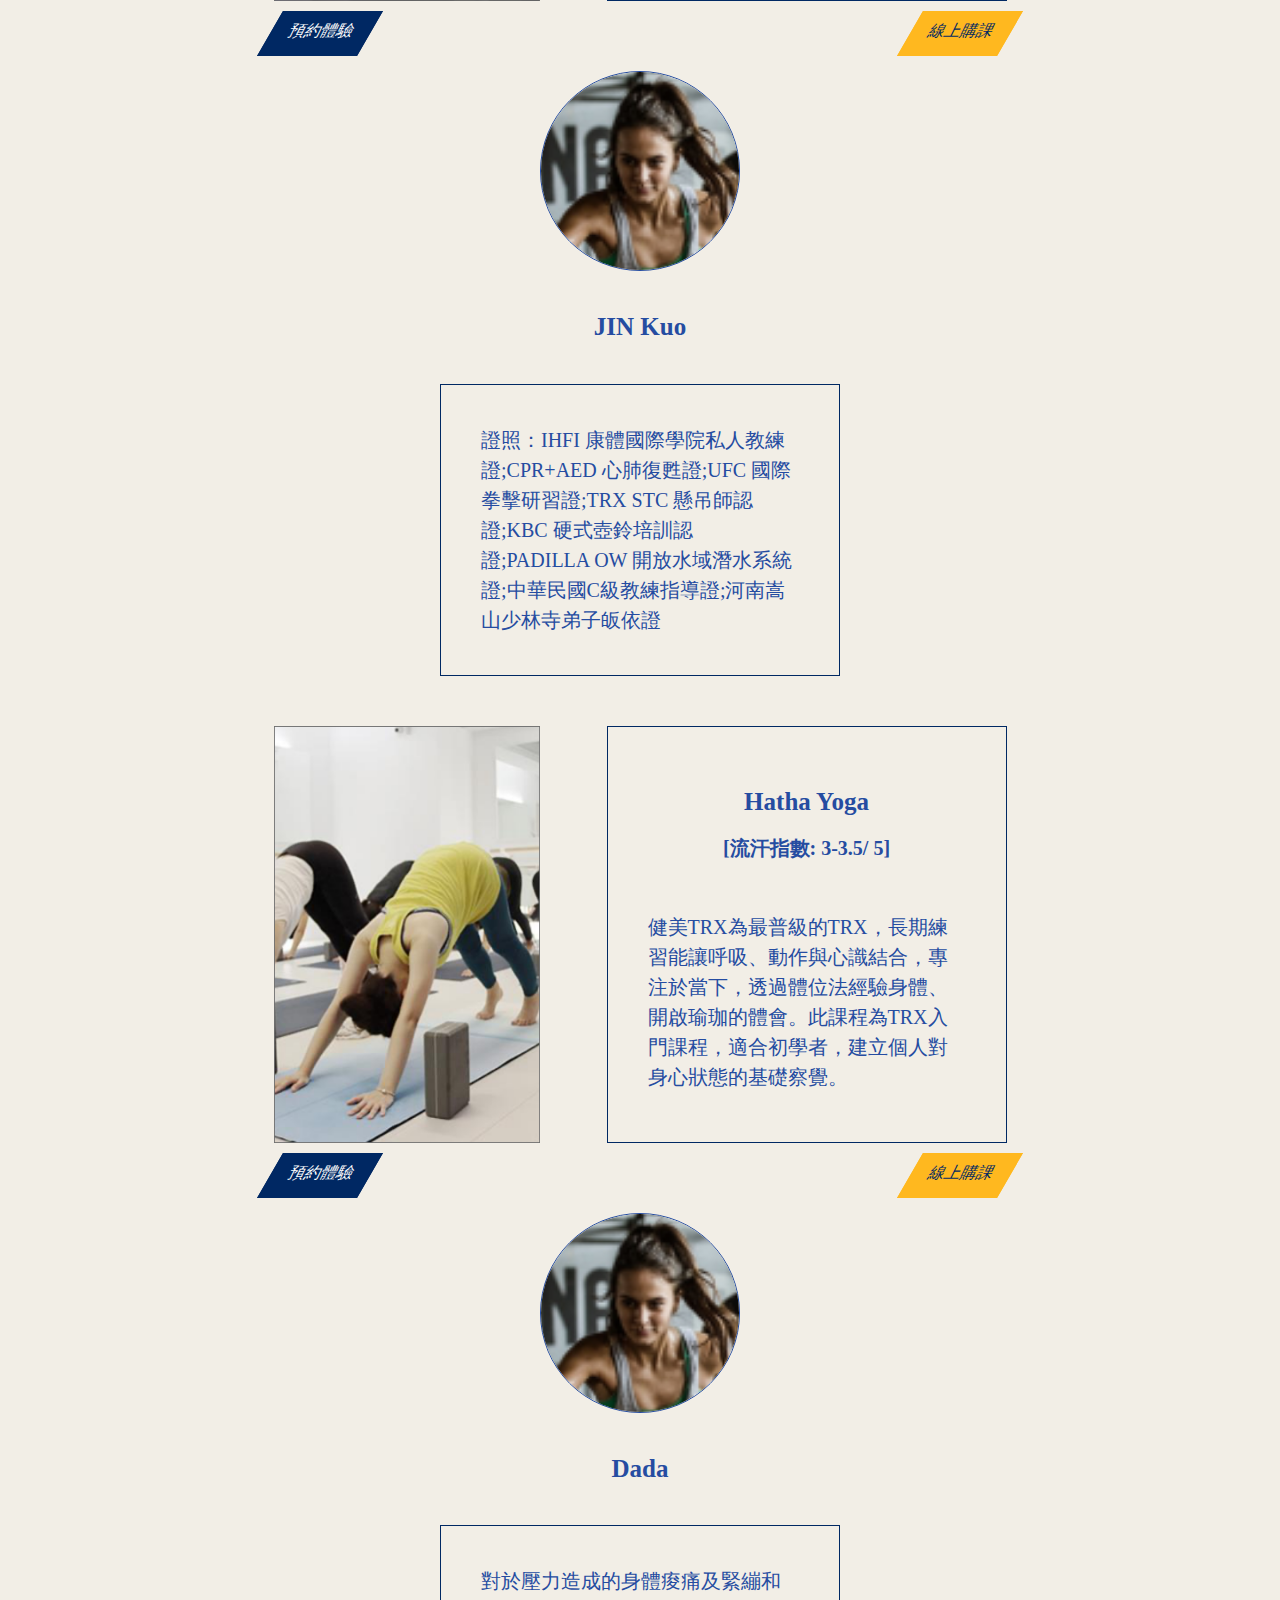
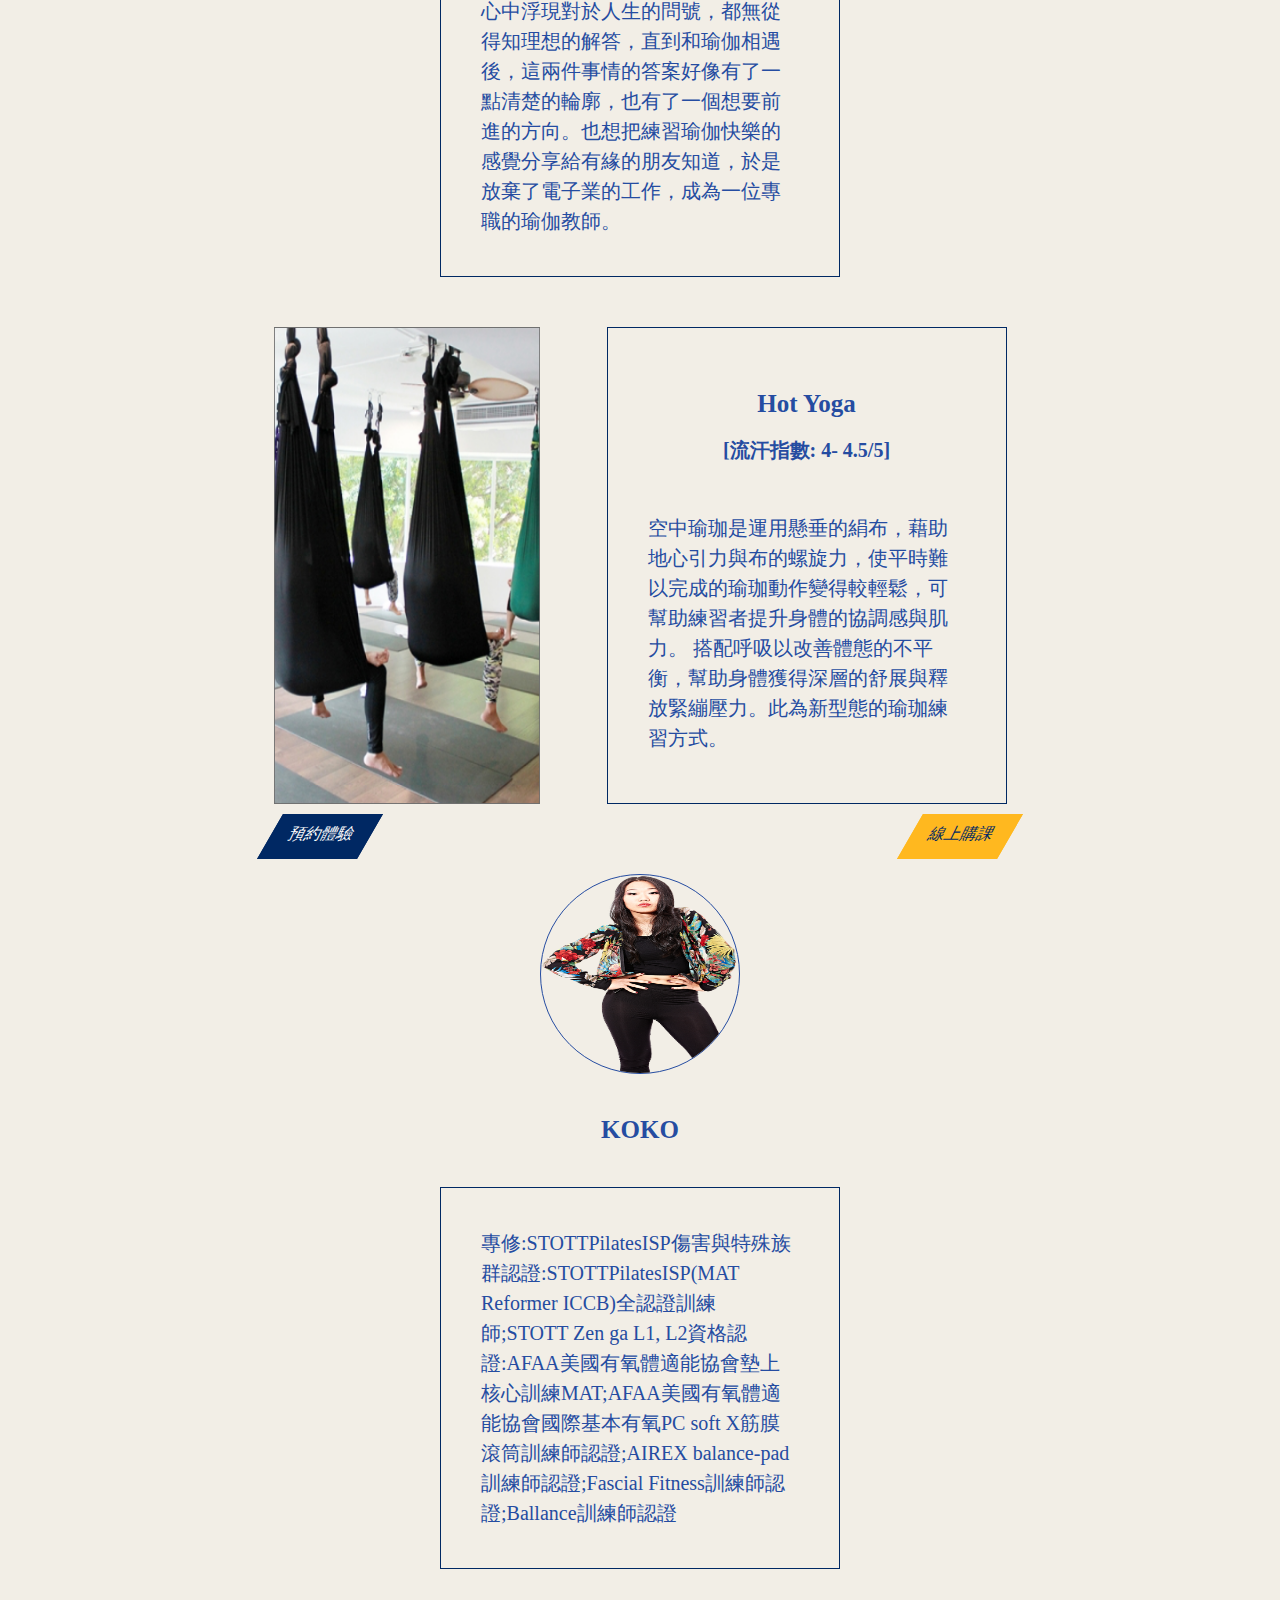
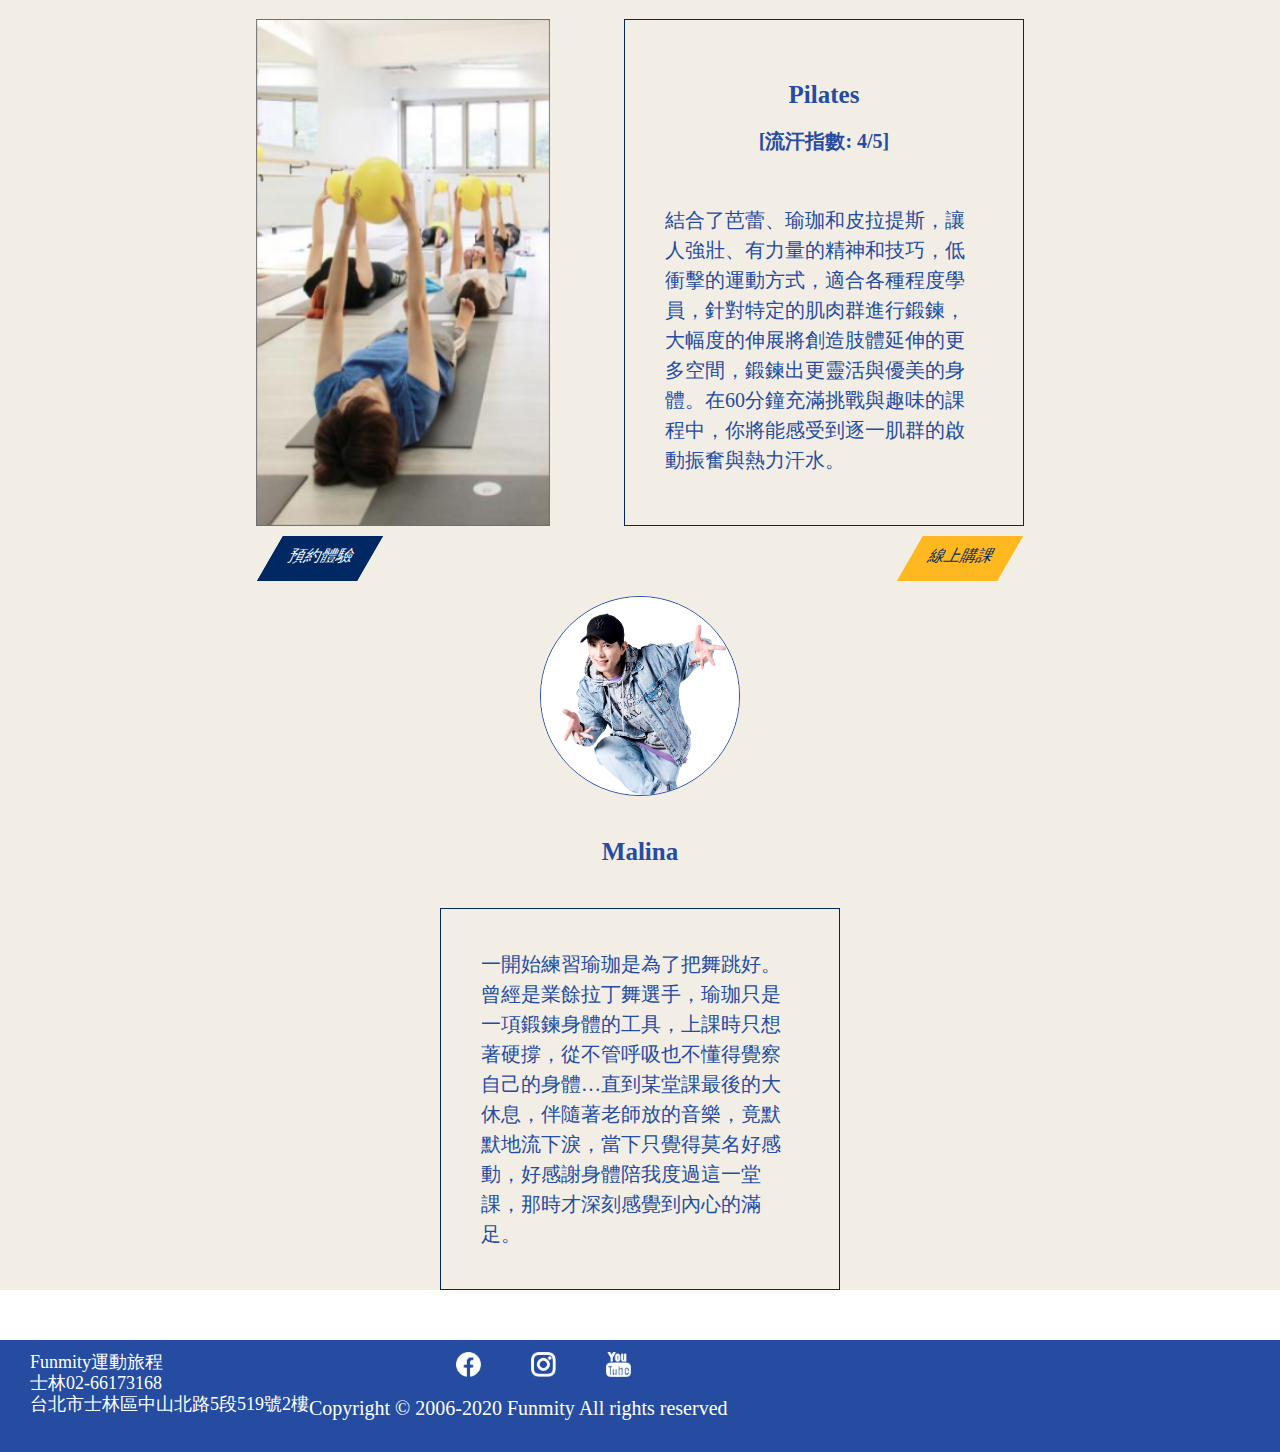
<file: course4.html>
<!DOCTYPE html>
<html lang="zh">
<head>
    <meta charset="UTF-8">
    <meta name="viewport" content="width=device-width, initial-scale=1.0">
    <title>course</title>
    <link rel="stylesheet" href="./css/course1.css">
    <link rel="stylesheet" href="./css/headerfooter.css">
    <link rel="stylesheet" href="./css/reset/reset.css">
    <!-- <link rel="stylesheet" href="./css/home.css">
    <link rel="stylesheet" href="./FontAwesome/css/all.css">
    <link rel="stylesheet" href="https://use.fontawesome.com/releases/v5.8.2/css/all.css"integrity="sha384-oS3vJWv+0UjzBfQzYUhtDYW+Pj2yciDJxpsK1OYPAYjqT085Qq/1cq5FLXAZQ7Ay" crossorigin="anonymous"> -->
</head>
<body>
    <!-- 導覽列 -->
    <div class="header">
      <a href="./index.html"><img class="logo"src="./images/logo.png" alt="logo"></a>
      <div class="hamburg">
        <span class="span1"></span>
        <span class="span2"></span>
        <span class="span3"></span>
      </div>
        <span class="icon"><img src="./images/Icon search.png" alt="t"></span>
        <span class="icon"><img src="./images/Icon user.png" alt="user"></span>
      <nav>
        <div>
          <a href="./course1.html" style="white-space: nowrap;">舞蹈</a>
          <a href="./course2.html" style="white-space: nowrap;">TRX</a>
          <a href="./course3.html" style="white-space: nowrap;">飛輪</a>
          <a href="./course4.html" style="white-space: nowrap;">瑜珈</a>
          <a href="./aboutus.html" style="white-space: nowrap;">關於我們</a>
      </div>>
        
      
    </nav>
  </div>
    <!-- 課程圖8 -->
    <div class="wrap">
      <div class="imgblock8">
          <div class="imglist">
            <a href="#img1"><p>Yin Yoga</p><img src="./images/y1.png" alt="jazz"></a>
            
            </div>
          <div class="imglist">
            <a href="#img2"><p>Gentle Yoga</p><img src="./images/y2.png" alt="jazz"></a>
            
          </div>
          <div class="imglist">
            <a href="#img3"><p>Hot Sculpt</p><img src="./images/y3.png" alt="jazz"></a>
            
          </div>
          <div class="imglist">
            <a href="#img4"><p>Zumba</p><img src="./images/y4.png" alt="jazz"></a>
            
          </div>
       
       
          <div class="imglist"> 
            <a href="#img5"><p>Aerial Yoga</p><img src="./images/y5.png" alt="jazz"></a>
            
          </div>
          <div class="imglist">
            <a href="#img6"><p>Hatha Yoga</p><img src="./images/y6.png" alt="jazz"></a>
            
          </div>
          <div class="imglist">
            <a href="#img7"><p>Hot Yoga</p><img src="./images/y7.png" alt="jazz"></a>
            
          </div>
          <div class="imglist">
            <a href="#img8"><p>Pilates</p><img src="./images/y2.png" alt="jazz"></a>
            
          </div>
      
      </div>
      <div class="content">
        <h4>瑜珈</h4>
        <div class="courseblock">
          <span class="courselist">
            <span id="img1">
              <img src="./images/y1.png" alt="jazz" style="width:80%;">
            </span>
            <span class="text">
              <h5>Yin Yoga<p>[流汗指數: 4- 4.5/5]</p></h5>
              <p>TRX是全身肌力訓練，透過調整身體傾斜角度的方式增減難易，利用自己的體重作為阻力，就是利用自身體重同時增加肌肉力量、平衡、訓練核心肌群，是可以給任何體能水準的人、在任何時間與場所訓練的運動。</p>
            </span>
            
          </span>
          <div class="btnsblock">
            <section class="btn1">
              <a href="./login.html" target="blank">
                預約體驗
              </a>
            </section>
            <section class="btn">
              <a href="./login.html" target="blank">
                線上購課
              </a>
            </section>
          </div>
          <span class="teacher">
            <img src="./images/-01-.jpeg" alt="teacher">
            <span class="teachertext">
              <h5>Ray</h5>
              <p>
                證照：IHFI 康體國際學院私人教練證;CPR+AED 心肺復甦證;UFC國際拳擊研習證;TRX STC 懸吊師認證;KBC硬式壺鈴培訓認證;PADILLA OW開放水域潛水系統證;中華民國C級教練指導證;河南嵩山少林寺弟子皈依證
              </p>

            </span>
          </span>
          <span class="courselist">
            <span id="img2">
              <img src="./images/y2.png" alt="jazz" style="width: 80%;">
            </span>
            <span class="text">
              <h5>Gentle Yoga<p>[流汗指數: 4- 4.5/5]</p></h5>
              <p>TRX是全身肌力訓練，透過調整身體傾斜角度的方式增減難易，利用自己的體重作為阻力，就是利用自身體重同時增加肌肉力量、平衡、訓練核心肌群，是可以給任何體能水準的人、在任何時間與場所訓練的運動。
              </p>
            </span>
            
          </span>
          <div class="btnsblock">
            <section class="btn1">
              <a href="./login.html" target="blank">
                預約體驗
              </a>
            </section>
            <section class="btn">
              <a href="./login.html" target="blank">
                線上購課
              </a>
            </section>
          </div>
          <span class="teacher">
            <img src="./images/tc3.png" alt="teacher">
            <span class="teachertext">
              <h5>Jacky</h5>
              <p>
                專 業 證 照:中華民國田徑協會A級教練證;中華民國田徑協會C級裁判證;學校專任運動教練證初級;中華民國體育學會體適能檢測員證;中華民國健身運動協會指導員證;Nike Training Club體適能教練認證;TRX STC懸吊系統認證
              </p>

            </span>
          </span>

          <span class="courselist">
            <span id="img3">
              <img src="./images/y3.png" alt="jazz" style="width: 80%;">
            </span>
            <span class="text">
              <h5>Hot Scalpt<p>[流汗指數: 5/5]</p></h5>
              <p>是使用肌力訓練來挑戰能量代謝系統的訓練，其中包含了許多動作，內容有自由重量和徒手肌力到帶動心肺功能訓練，由許多動作組合組成的連續型訓練，因反覆不間斷的循環操作，能兼顧肌力訓練及有氧運動的效果。在有限的時間內，是最快達到運動效果的選擇
              </p>
            </span>
            
          </span>
          <div class="btnsblock">
            <section class="btn1">
              <a href="./login.html" target="blank">
                預約體驗
              </a>
            </section>
            <section class="btn">
              <a href="./login.html" target="blank">
                線上購課
              </a>
            </section>
          </div>
          <span class="teacher">
            <img src="./images/tc3.png" alt="teacher">
            <span class="teachertext">
              <h5>Curry</h5>
              <p>
                相關證照:TRX-RT;TRX-ST;TRX-SMST;FTI-KBT(壺鈴;FTI-BRT(戰繩;DVRT功能性沙;Original Strength
              </p>

            </span>
          </span>

          <span class="courselist">
            <span id="img4">
              <img src="./images/y4.png" alt="jazz" style="width: 80%;">
            </span>
            <span class="text">
              <h5>Zumba<p>[流汗指數: 4- 4.5/5]</p></h5>
              <p>
                TRX是全身肌力訓練，透過調整身體傾斜角度的方式增減難易，利用自己的體重作為阻力，就是利用自身體重同時增加肌肉力量、平衡、訓練核心肌群，是可以給任何體能水準的人、在任何時間與場所訓練的運動。
              </p>
            </span>
            
          </span>
          <div class="btnsblock">
            <section class="btn1">
              <a href="./login.html" target="blank">
                預約體驗
              </a>
            </section>
            <section class="btn">
              <a href="./login.html" target="blank">
                線上購課
              </a>
            </section>
          </div>
          <span class="teacher">
            <img src="./images/tc3.png" alt="teacher">
            <span class="teachertext">
              <h5>Kitty</h5>
              <p>
                Kitty 在中國文化大學運動健康促進系畢業，目前就讀運動教練研究所，專長是肌力體能訓練、體態雕塑、有氧舞蹈、TRX及個人健身指導，運動帶來很多好處，讓身體更靈活，讓自身反應更好讓心情更愉悅更有自信。
              </p>

            </span>
          </span>

          <span class="courselist">
            <span id="img5">
              <img src="./images/y5.png" alt="jazz" style="width: 80%;">
            </span>
            <span class="text">
              <h5>Aerial Yoga<p>[流汗指數: 4/5]</p></h5>
              <p>無論你想提升心肺或是燃脂，速度與肌力都是所有動態運動的基石，若真心想改變自己體能、體態，都要知道，訓練是場永無止境戰爭，唯有不斷的挑戰才能通往進步，拿出你鋼鐵般的意志 戰勝自己吧！</p>
            </span>
            
          </span>
          <div class="btnsblock">
            <section class="btn1">
              <a href="./login.html" target="blank">
                預約體驗
              </a>
            </section>
            <section class="btn">
              <a href="./login.html" target="blank">
                線上購課
              </a>
            </section>
          </div>
          <span class="teacher">
            <img src="./images/tc3.png" alt="teacher">
            <span class="teachertext">
              <h5>JIN Kuo</h5>
              <p>
                證照：IHFI 康體國際學院私人教練證;CPR+AED 心肺復甦證;UFC 國際拳擊研習證;TRX STC 懸吊師認證;KBC 硬式壺鈴培訓認證;PADILLA OW 開放水域潛水系統證;中華民國C級教練指導證;河南嵩山少林寺弟子皈依證
              </p>

            </span>
          </span>

          <span class="courselist">
            <span id="img6">
              <img src="./images/y6.png" alt="jazz" style="width: 80%;">
            </span>
            <span class="text">
              <h5>Hatha Yoga<p>[流汗指數: 3-3.5/ 5]</p></h5>
              <p>健美TRX為最普級的TRX，長期練習能讓呼吸、動作與心識結合，專注於當下，透過體位法經驗身體、開啟瑜珈的體會。此課程為TRX入門課程，適合初學者，建立個人對身心狀態的基礎察覺。</p>
            </span>
            
          </span>
          <div class="btnsblock">
            <section class="btn1">
              <a href="./login.html" target="blank">
                預約體驗
              </a>
            </section>
            <section class="btn">
              <a href="./login.html" target="blank">
                線上購課
              </a>
            </section>
          </div>
          <span class="teacher">
            <img src="./images/tc3.png" alt="teacher">
            <span class="teachertext">
              <h5>Dada</h5>
              <p>
                對於壓力造成的身體痠痛及緊繃和心中浮現對於人生的問號，都無從得知理想的解答，直到和瑜伽相遇後，這兩件事情的答案好像有了一點清楚的輪廓，也有了一個想要前進的方向。也想把練習瑜伽快樂的感覺分享給有緣的朋友知道，於是放棄了電子業的工作，成為一位專職的瑜伽教師。
              </p>

            </span>
          </span>

          <span class="courselist">
            <span id="img7">
              <img src="./images/y7.png" alt="jazz" style="width: 80%;">
            </span>
            <span class="text">
              <h5>Hot Yoga<p>[流汗指數: 4- 4.5/5]</p></h5>
              <p>
                空中瑜珈是運用懸垂的絹布，藉助地心引力與布的螺旋力，使平時難以完成的瑜珈動作變得較輕鬆，可幫助練習者提升身體的協調感與肌力。 搭配呼吸以改善體態的不平衡，幫助身體獲得深層的舒展與釋放緊繃壓力。此為新型態的瑜珈練習方式。

 </p>
            </span>
            
          </span>
          <div class="btnsblock">
            <section class="btn1">
              <a href="./login.html" target="blank">
                預約體驗
              </a>
            </section>
            <section class="btn">
              <a href="./login.html" target="blank">
                線上購課
              </a>
            </section>
          </div>
          <span class="teacher">
            <img src="./images/d7.png" alt="teacher">
            <span class="teachertext">
              <h5>KOKO</h5>
              <p>
                專修:STOTTPilatesISP傷害與特殊族群認證:STOTTPilatesISP(MAT Reformer ICCB)全認證訓練師;STOTT Zen ga L1, L2資格認證:AFAA美國有氧體適能協會墊上核心訓練MAT;AFAA美國有氧體適能協會國際基本有氧PC soft X筋膜滾筒訓練師認證;AIREX balance-pad訓練師認證;Fascial Fitness訓練師認證;Ballance訓練師認證
              </p>

            </span>
          </span>

          <span class="courselist">
            <span id="img8">
              <img src="./images/z6.png" alt="jazz" style="width: 80%;">
            </span>
            <span class="text">
              <h5>Pilates<p>[流汗指數: 4/5]</p></h5>
              <p>結合了芭蕾、瑜珈和皮拉提斯，讓人強壯、有力量的精神和技巧，低衝擊的運動方式，適合各種程度學員，針對特定的肌肉群進行鍛鍊，大幅度的伸展將創造肢體延伸的更多空間，鍛鍊出更靈活與優美的身體。在60分鐘充滿挑戰與趣味的課程中，你將能感受到逐一肌群的啟動振奮與熱力汗水。
              </p>
            </span>
            
          </span>
          <div class="btnsblock">
            <section class="btn1">
              <a href="./login.html" target="blank">
                預約體驗
              </a>
            </section>
            <section class="btn">
              <a href="./login.html" target="blank">
                線上購課
              </a>
            </section>
          </div>
          <span class="teacher">
            <img src="./images/d8.jpg" alt="teacher">
            <span class="teachertext">
              <h5>Malina</h5>
              <p>
                一開始練習瑜珈是為了把舞跳好。曾經是業餘拉丁舞選手，瑜珈只是一項鍛鍊身體的工具，上課時只想著硬撐，從不管呼吸也不懂得覺察自己的身體…直到某堂課最後的大休息，伴隨著老師放的音樂，竟默默地流下淚，當下只覺得莫名好感動，好感謝身體陪我度過這一堂課，那時才深刻感覺到內心的滿足。
              </p>

            </span>
          </span>
        </div>

        </div>
      </div>
    </div>
    
    

   
    <footer>
      <footer class="text">Funmity運動旅程<br>士林02-66173168<br>台北市士林區中山北路5段519號2樓
          <div class="footerright">
              <div class="footericon">
                  <img src="./images/Icon fb.png" alt="fb">
                  <img src="./images/Icon instagram.png" alt="icon">
                  <img src="./images/Iconyoutube.png" alt="icon">
              </div>
              <p>Copyright © 2006-2020  Funmity All rights reserved</p>
          </div> 
        </footer> 
  </footer>
  <!-- js連結 -->
  <script src="./lightslider-master/src/js/jquery.js"></script>
  <script src="./lightslider-master/src/js/lightslider.js"></script>
  <script src="https://unpkg.com/aos@2.3.1/dist/aos.js"></script>
  <script>AOS.init();</script>
  <script src="./js/js.js"></script>
</body>
</html>
</file>
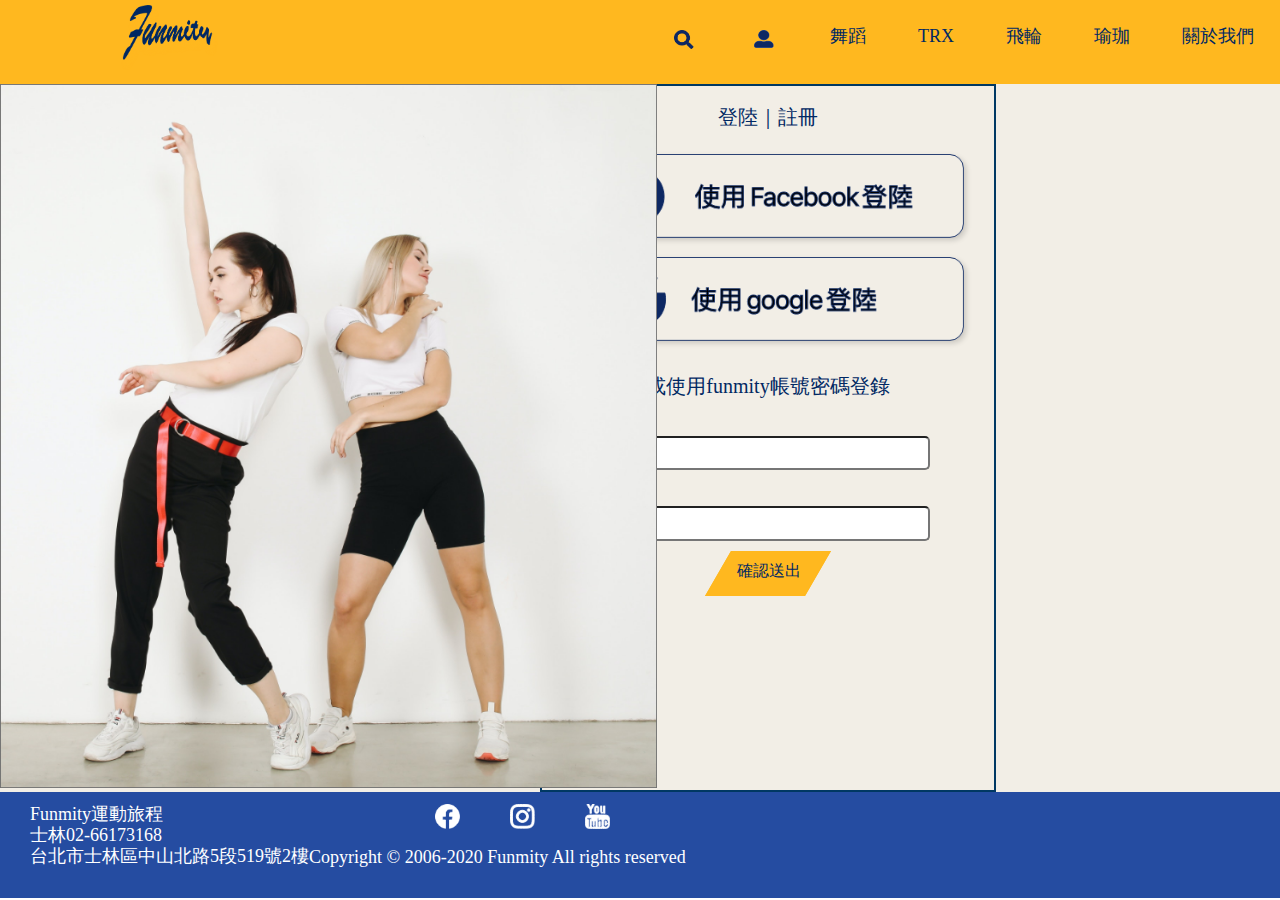
<file: login.html>
<!DOCTYPE html>
<html lang="zh">
<head>
    <meta charset="UTF-8">
    <meta name="viewport" content="width=device-width, initial-scale=1.0">
    <title>Funmity|登錄</title>
    <link rel="stylesheet" href="./css/headerfooter.css">
    <link rel="stylesheet" href="./css/reset/reset.css">
    <link rel="stylesheet" href="./css/login.css">
    <!-- <link rel="stylesheet" href="./css/home.css">
    <link rel="stylesheet" href="./FontAwesome/css/all.css">  -->
     <!-- <link rel="stylesheet" href="https://use.fontawesome.com/releases/v5.8.2/css/all.css"integrity="sha384-oS3vJWv+0UjzBfQzYUhtDYW+Pj2yciDJxpsK1OYPAYjqT085Qq/1cq5FLXAZQ7Ay" crossorigin="anonymous"> -->
     <script src="https://cdnjs.cloudflare.com/ajax/libs/jquery/3.5.1/jquery.js"></script>
    <!-- <script src="./js/jquery-3.5.1.js"></script> -->
</head>
<body>
    <div class="header">
        <div class="hamburg">
          <span class="span1"></span>
          <span class="span2"></span>
          <span class="span3"></span>
        </div>
        <a href="./index.html"><img class="logo"src="./images/logo.png" alt="logo"></a>
      
          <span class="icon"><img src="./images/Icon search.png" alt="t"></span>
          <span class="icon"><img src="./images/Icon user.png" alt="user"></span>
      <nav>
        <div>
          <a href="./course1.html" style="white-space: nowrap;">舞蹈</a>
          <a href="./course2.html" style="white-space: nowrap;">TRX</a>
          <a href="./course3.html" style="white-space: nowrap;">飛輪</a>
          <a href="./course4.html" style="white-space: nowrap;">瑜珈</a>
          <a href="./aboutus.html" style="white-space: nowrap;">關於我們</a>
        </div>>
          
        
      </nav>
    </div>
    <div class="wrap">
        <div class="aside">
            <div class="asideimg"><img src="./images/asideimg.png" alt="圖片"></div>
            <div class="asidetext">
                跟大家一起放肆流汗，好好的慰勞自己一下
            </div>
        </div>
        <div class="main">
            <div class="loginblock">
                <p>登陸｜註冊</p>
                
                <div class="loginimg">
                    <a href="https://www.facebook.com/"><img src="./images/fb登陸.png" alt=""></a>
                    <a href="https://myaccount.google.com/intro?hl=zh-TW"><img src="./images/g登陸.png" alt="k"></a>

                </div>
                <p>或使用funmity帳號密碼登錄</p>
                <div class="logintext">
                    <span class="img12">  
                        <img src="./images/Icon mail.png" alt=""><input type="text"></span><br>
                    <span class="img13">
                        <img src="./images/Icon awesome-key.png" alt=""><input type="text">
                    </span>
                    <div class="checkbtn">
                        <section class="btn">
                        <a href="./car1.html" target="blank">
                        確認送出
                        </a>
                        </section>
                    </div>
                    </div>
            </div>
            <div class="user">
                <div class="user1">
                    <p>基本資料：</p>
                    <p>會籍資料：202008113</p>
                </div><br>
                <div class="user2">
                    <p>購入課程：</p>
                    <p>舞蹈｜Jazz
                            </p>
                    <p>4堂  ＄1680元</p>
                        <img src="./images/Icon trash.png" alt="tursh">
                        <hr>
                    <p>瑜珈｜陰瑜珈
                            </p>
                    <p>8堂  ＄2660元</p>
                        <img src="./images/Icon trash.png" alt="tursh">
                            <hr>
                    <a href="./car1.html"><input type="submit" value="送出"></a>
                </div>
            </div>
              
        </div>

    </div>
    
    


    <footer>
        <footer class="text">Funmity運動旅程<br>士林02-66173168<br>台北市士林區中山北路5段519號2樓
            <div class="footerright">
                <div class="footericon">
                    <img src="./images/Icon fb.png" alt="fb">
                    <img src="./images/Icon instagram.png" alt="icon">
                    <img src="./images/Iconyoutube.png" alt="icon">
                </div>
                <p>Copyright © 2006-2020  Funmity All rights reserved</p>
            </div> 
          </footer> 
    </footer>
    <!-- js連結 -->
    <script src="./js/js.js"></script>
<script src="./lightslider-master/src/js/jquery.js"></script>
  <script src="./lightslider-master/src/js/lightslider.js"></script>
  <script src="https://unpkg.com/aos@2.3.1/dist/aos.js"></script>
  <script>AOS.init();</script>
  
</body>
</html>
</file>
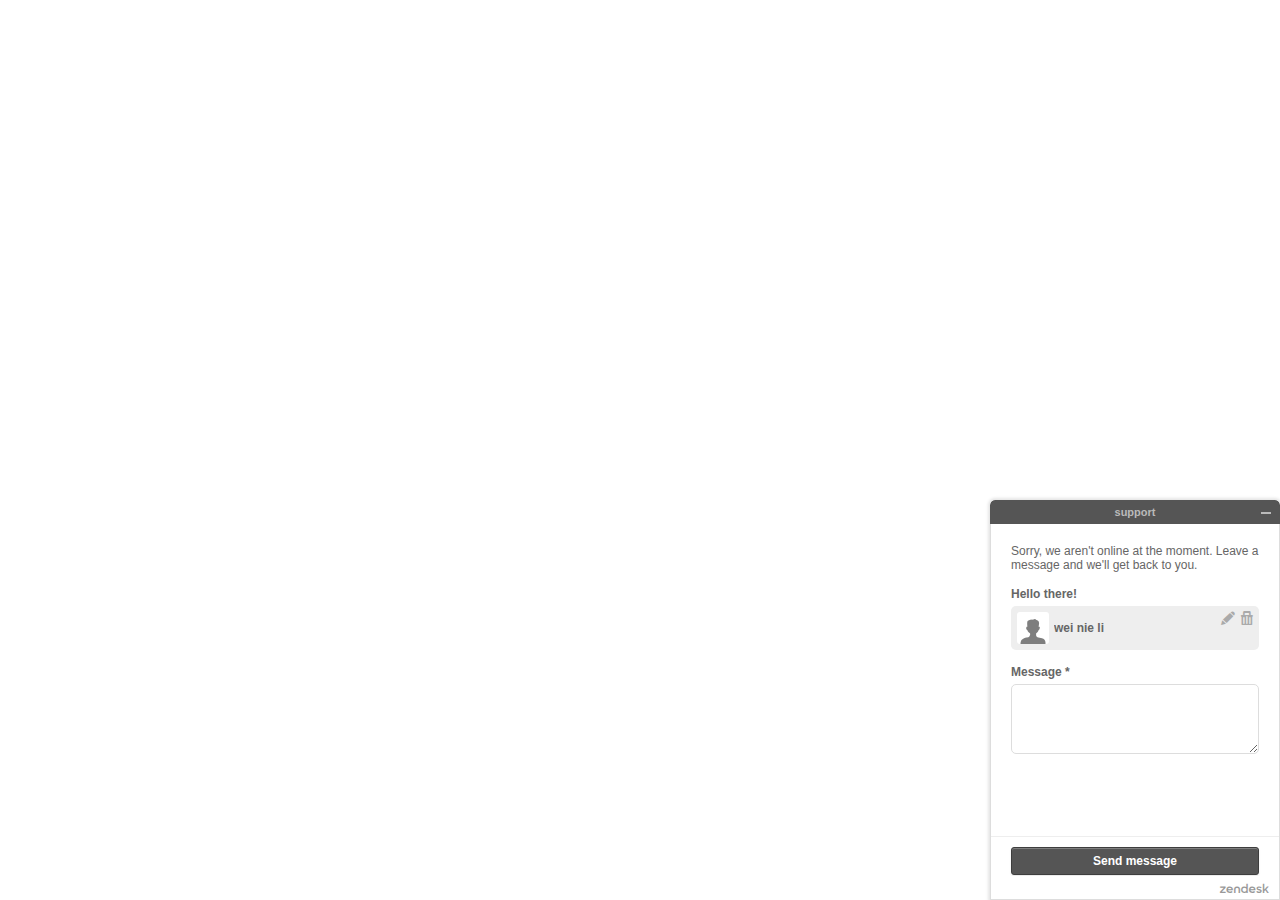
<file: images/(PHP) _ Online editor and compiler_files/saved_resource(1).html>
<!DOCTYPE html>
<!-- saved from url=(0027)https://paiza.io/users/edit -->
<html lang="en" dir="ltr" style="overflow-y: hidden;"><head><meta http-equiv="Content-Type" content="text/html; charset=UTF-8"><style>html,body{height:100%;width:100%;} *{border:0;padding:0;margin:0;box-sizing:border-box;-moz-box-sizing:border-box;-webkit-box-sizing:border-box}</style><style type="text/css" __jx__stylesheet_id="jcss_">


.meshim_widget_Widget {font-family:Verdana, Geneva, sans-serif;;font-family:Verdana, Geneva, sans-serif;;font-size:12px;;}
.meshim_widget_Widget textarea {font-family:Verdana, Geneva, sans-serif;;font-family:Verdana, Geneva, sans-serif;;font-size:12px;;}
.meshim_widget_Widget input {font-family:Verdana, Geneva, sans-serif;;font-family:Verdana, Geneva, sans-serif;;font-size:12px;;}
.meshim_widget_Widget button {font-family:Verdana, Geneva, sans-serif;;font-family:Verdana, Geneva, sans-serif;;font-size:12px;;}
.meshim_widget_Widget :lang(ja) * {font-weight:normal!important;font-style:normal!important;}
.meshim_widget_Widget :lang(ja) ::-webkit-input-placeholder {font-style:normal!important;}
.meshim_widget_Widget :lang(ja) :-moz-placeholder {font-style:normal!important;}
.meshim_widget_Widget :lang(ja) ::-moz-placeholder {font-style:normal!important;}
.meshim_widget_Widget :lang(ja) :-ms-input-placeholder {font-style:normal!important;}
.meshim_widget_Widget :lang(ja) .placeholder {font-style:normal!important;}
.meshim_widget_Widget :lang(ko) * {font-weight:normal!important;font-style:normal!important;}
.meshim_widget_Widget :lang(ko) ::-webkit-input-placeholder {font-style:normal!important;}
.meshim_widget_Widget :lang(ko) :-moz-placeholder {font-style:normal!important;}
.meshim_widget_Widget :lang(ko) ::-moz-placeholder {font-style:normal!important;}
.meshim_widget_Widget :lang(ko) :-ms-input-placeholder {font-style:normal!important;}
.meshim_widget_Widget :lang(ko) .placeholder {font-style:normal!important;}
.meshim_widget_Widget :lang(zh_CN) * {font-weight:normal!important;font-style:normal!important;}
.meshim_widget_Widget :lang(zh_CN) ::-webkit-input-placeholder {font-style:normal!important;}
.meshim_widget_Widget :lang(zh_CN) :-moz-placeholder {font-style:normal!important;}
.meshim_widget_Widget :lang(zh_CN) ::-moz-placeholder {font-style:normal!important;}
.meshim_widget_Widget :lang(zh_CN) :-ms-input-placeholder {font-style:normal!important;}
.meshim_widget_Widget :lang(zh_CN) .placeholder {font-style:normal!important;}
.meshim_widget_Widget :lang(zh_TW) * {font-weight:normal!important;font-style:normal!important;}
.meshim_widget_Widget :lang(zh_TW) ::-webkit-input-placeholder {font-style:normal!important;}
.meshim_widget_Widget :lang(zh_TW) :-moz-placeholder {font-style:normal!important;}
.meshim_widget_Widget :lang(zh_TW) ::-moz-placeholder {font-style:normal!important;}
.meshim_widget_Widget :lang(zh_TW) :-ms-input-placeholder {font-style:normal!important;}
.meshim_widget_Widget :lang(zh_TW) .placeholder {font-style:normal!important;}
.meshim_widget_Widget.popout {position:absolute;top:0; left:0;width:100%; height:100%;}
.meshim_widget_Widget * {-webkit-tap-highlight-color:transparent;}
.meshim_widget_Widget input:focus {outline:none;}
.meshim_widget_Widget select:focus {outline:none;}
.meshim_widget_Widget textarea:focus {outline:none;}
.meshim_widget_Widget button:focus {outline:none;}
.meshim_widget_Widget img {-ms-interpolation-mode:bicubic;}
.meshim_widget_Widget input:-moz-placeholder {opacity:1;}
.meshim_widget_Widget input::-moz-placeholder {opacity:1;}
.meshim_widget_Widget textarea:-moz-placeholder {opacity:1;}
.meshim_widget_Widget textarea::-moz-placeholder {opacity:1;}
.meshim_widget_Widget input::-moz-focus-inner {padding:0;border:0;}
.meshim_widget_Widget button::-moz-focus-inner {padding:0;border:0;}
.meshim_widget_Widget table {font-size:100%;color:inherit;border-collapse:collapse;border-spacing:0;}




.meshim_widget_components_ChatWindow {position:relative;color:#666;;}
.meshim_widget_components_ChatWindow.popout {padding:0;margin:0 auto;width:100%; height:100%;max-width:650px;background:#FFF;;}
.meshim_widget_components_ChatWindow.mobile {max-width:none;width:100%;height:auto;min-height:100%;}
.meshim_widget_components_ChatWindow.tablet {max-width:mobileMaxWidthL;;}









.meshim_widget_widgets_ViewStack {width:100%; height:100%;}




.meshim_widget_components_chatWindow_MenuStack {width:100%; height:100%;}
.meshim_widget_components_chatWindow_MenuStack {overflow:visible;}
.meshim_widget_components_chatWindow_MenuStack.popout {position:absolute;}




.meshim_widget_components_chatWindow_MainStack {width:100%; height:100%;}
.meshim_widget_components_chatWindow_MainStack {overflow:hidden;box-shadow:0px 0px 3px 2px rgba(0,0,0,0.1);;}
.meshim_widget_components_chatWindow_MainStack.ms_br {border-top-left-radius:5px;; border-top-right-radius:5px;;}
.meshim_widget_components_chatWindow_MainStack.ms_bm {border-top-left-radius:5px;; border-top-right-radius:5px;;}
.meshim_widget_components_chatWindow_MainStack.ms_bl {border-top-left-radius:5px;; border-top-right-radius:5px;;}
.meshim_widget_components_chatWindow_MainStack.ms_tr {border-bottom-left-radius:5px;; border-bottom-right-radius:5px;;}
.meshim_widget_components_chatWindow_MainStack.ms_tm {border-bottom-left-radius:5px;; border-bottom-right-radius:5px;;}
.meshim_widget_components_chatWindow_MainStack.ms_tl {border-bottom-left-radius:5px;; border-bottom-right-radius:5px;;}
.meshim_widget_components_chatWindow_MainStack.popout {margin:0 auto;max-width:650px;min-width:240px;min-height:335px;height:100%;border-radius:0;}
.meshim_widget_components_chatWindow_MainStack.mobile {min-width:0; min-height:0;max-width:none;}



.meshim_widget_widgets_Branding {display:inline-block;color:#999;;}



.meshim_widget_widgets_branding_Link {color:inherit;text-decoration:inherit;}



.meshim_widget_widgets_IconFont {font-family:zopim, "Segoe UI Symbol", "Arial Unicode MS", "Lucida Sans Unicode", sans-serif;speak:none;font-style:normal;font-weight:normal;line-height:1;-webkit-font-smoothing:antialiased;}
.meshim_widget_widgets_IconFont:focus {outline:none;}



.meshim_widget_widgets_branding_ZopimGolion {color:inherit;text-decoration:inherit;}
.meshim_widget_widgets_branding_ZopimGolion {font-size:10px;}
.meshim_widget_widgets_branding_ZopimGolion.mobile {font-size:11px;}
.meshim_widget_widgets_branding_ZopimGolion .logo {line-height:inherit;padding-top:2px;padding-right:1px;}



.meshim_widget_widgets_ChatWindowPanel {position:relative;margin:chatWindowPanelMargin;;}
.meshim_widget_widgets_ChatWindowPanel .container {position:relative;background:#FFF;;border-width:0 1px;;border-style:solid;;border-color:#DDD;;}
.meshim_widget_widgets_ChatWindowPanel .mobile_options_menu_icon {position:absolute;z-index:102;}
.meshim_widget_widgets_ChatWindowPanel .chat_window_panel_branding.hidden {display:none!important;}
.meshim_widget_widgets_ChatWindowPanel .chat_window_panel_branding {display:block;padding:5px;margin:10px 0;text-align:center;}
.meshim_widget_widgets_ChatWindowPanel .container_and_brand_wrapper {width:100%; height:100%;}
.meshim_widget_widgets_ChatWindowPanel.full_frame_layout .container {width:100%; height:100%;overfow:hidden;}
.meshim_widget_widgets_ChatWindowPanel.full_frame_layout {overflow:hidden;width:100%; height:100%;}
.meshim_widget_widgets_ChatWindowPanel.free_flow_layout .container {width:auto; height:auto;}
.meshim_widget_widgets_ChatWindowPanel.free_flow_layout {overflow:auto;width:auto; height:auto;}
.meshim_widget_widgets_ChatWindowPanel.free_flow_with_fixed_titlebar_layout .container_and_brand_wrapper {overflow:auto;-webkit-overflow-scrolling:touch;}
.meshim_widget_widgets_ChatWindowPanel.free_flow_with_fixed_titlebar_layout .container {width:auto; height:auto;}
.meshim_widget_widgets_ChatWindowPanel.free_flow_with_fixed_titlebar_layout {overflow:hidden;width:100%; height:100%;}
.meshim_widget_widgets_ChatWindowPanel.has_title_bar {padding-top:24px;;}
.meshim_widget_widgets_ChatWindowPanel.has_action_bar_at_bottom {padding-bottom:24px;;}
.meshim_widget_widgets_ChatWindowPanel.cwp_small {width:240px;;height:335px;;}
.meshim_widget_widgets_ChatWindowPanel.cwp_medium {width:290px;;height:400px;;}
.meshim_widget_widgets_ChatWindowPanel.cwp_large {width:350px;;height:450px;;}
.meshim_widget_widgets_ChatWindowPanel.cwp_full {width:100%; height:100%;}
.meshim_widget_widgets_ChatWindowPanel.cwp_mini {width:240px;;height:200px;;}
.meshim_widget_widgets_ChatWindowPanel.ltr .mobile_options_menu_icon {top:0; left:0;}
.meshim_widget_widgets_ChatWindowPanel.rtl .mobile_options_menu_icon {top:0; right:0;}



.meshim_widget_widgets_BorderOverlay {position:absolute;top:0; left:0;width:100%; height:100%;border-radius:inherit;}



.meshim_widget_widgets_titleBar_MinimizeButton {width:22px;height:22px;position:relative;overflow:hidden;}
.meshim_widget_widgets_titleBar_MinimizeButton .bar {width:10px;height:2px;margin:auto;background-color:#bababa;;background-color:titleBarIconsColor;;}
.meshim_widget_widgets_titleBar_MinimizeButton .table {width:100%;height:100%;table-layout:fixed;border-spacing:0;border-collapse:collapse;}
.meshim_widget_widgets_titleBar_MinimizeButton .td {vertical-align:middle;}
.meshim_widget_widgets_titleBar_MinimizeButton .overlay {position:absolute;top:0; left:0;width:100%; height:100%;background-color:transparent;}



.meshim_widget_widgets_TitleBar.title_bar_popout {cursor:default;}
.meshim_widget_widgets_TitleBar {position:absolute;top:0; left:0;width:100%;overflow:hidden;z-index:10;height:24px;;color:#bababa;;background:#555555;;}
.meshim_widget_widgets_TitleBar .border_overlay {border-width:0;;border-style:solid;;border-color:#DDD;;}
.meshim_widget_widgets_TitleBar .title .title_text {cursor:inherit;}
.meshim_widget_widgets_TitleBar .title .status_text {cursor:inherit;}
.meshim_widget_widgets_TitleBar .title .title_text {display:inline;display:titleBarTitleDisplay;;}
.meshim_widget_widgets_TitleBar .title .status_text {display:none;display:titleBarStatusDisplay;;}
.meshim_widget_widgets_TitleBar .title {white-space:nowrap;overflow:hidden;text-overflow:ellipsis;cursor:inherit;text-align:center;;font-size:11px;;line-height:24px;;font-weight:bold;;}
.meshim_widget_widgets_TitleBar.ltr .title {padding-left:60px;;padding-right:60px;;}
.meshim_widget_widgets_TitleBar.rtl .title {padding-left:60px;;padding-right:60px;;}
.meshim_widget_widgets_TitleBar .icons .icon_font:hover {titleBarItemHover;}
.meshim_widget_widgets_TitleBar .icons .icon_font {display:inline-block;text-align:center;padding-right:6px; padding-left:6px;line-height:24px;;}
.meshim_widget_widgets_TitleBar .icons .button_container {display:inline-block;vertical-align:middle;cursor:pointer;padding-top:2px;}
.meshim_widget_widgets_TitleBar .icons {position:absolute;cursor:default;color:titleBarIconsColor;;font-size:10px;;}
.meshim_widget_widgets_TitleBar.ltr .icons .button_container.last_child {padding-right:3px;}
.meshim_widget_widgets_TitleBar.ltr .icons {top:0; right:0;}
.meshim_widget_widgets_TitleBar.rtl .icons .button_container.last_child {padding-left:3px;}
.meshim_widget_widgets_TitleBar.rtl .icons {top:0; left:0;}
.meshim_widget_widgets_TitleBar.br {border-top-left-radius:5px;; border-top-right-radius:5px;;}
.meshim_widget_widgets_TitleBar.bm {border-top-left-radius:5px;; border-top-right-radius:5px;;}
.meshim_widget_widgets_TitleBar.bl {border-top-left-radius:5px;; border-top-right-radius:5px;;}
.meshim_widget_widgets_TitleBar.mobile .title {font-size:16px;;}
.meshim_widget_widgets_TitleBar.mobile.ltr .icons .button_container.last_child {padding:0;}
.meshim_widget_widgets_TitleBar.mobile.ltr .icons .button_container {padding:0;}
.meshim_widget_widgets_TitleBar.mobile.rtl .icons .button_container.last_child {padding:0;}
.meshim_widget_widgets_TitleBar.mobile.rtl .icons .button_container {padding:0;}
.meshim_widget_widgets_TitleBar.mobile {z-index:101;border-radius:0;}



.meshim_widget_widgets_ActionBar {position:absolute;bottom:0; left:0;overflow:hidden;z-index:10;width:100%;;height:24px;;color:#999;;background:#FFF;;padding-left:10px;; padding-right:10px;;}
.meshim_widget_widgets_ActionBar .border_overlay {border-width:0 1px 1px 1px;;border-style:solid;;border-color:#DDD;;}
.meshim_widget_widgets_ActionBar .actions {float:left;}
.meshim_widget_widgets_ActionBar .branding .icon_font {*color:#999;;*line-height:24px;;*text-decoration:none;}
.meshim_widget_widgets_ActionBar .branding:hover {color:#666;;}
.meshim_widget_widgets_ActionBar .branding {position:relative;float:right;color:#999;;line-height:24px;;}
.meshim_widget_widgets_ActionBar.rtl .actions {float:right;}
.meshim_widget_widgets_ActionBar.rtl .branding {float:left;}



.meshim_widget_widgets_Toast {color:#666;;background:rgba(255, 255, 255, 0.95);;padding:10px;;border-width:1px;;border-style:solid;;border-color:#DDD;;border-radius:5px;;box-shadow:0px 0px 3px 2px rgba(0,0,0,0.1);;}



.meshim_widget_widgets_toast_disconnected_Image .dot {margin-right:3px;}



.meshim_widget_widgets_toast_disconnected_image_Dot.dark {opacity:1;}
.meshim_widget_widgets_toast_disconnected_image_Dot {position:relative;display:inline-block;width:6px; height:6px;background:#666;;border-radius:50%;opacity:0.5;transition:all 0.3s;}



.meshim_widget_widgets_toast_Disconnected {color:#666;;background:rgba(255, 255, 255, 0.95);;padding:10px;;border-width:1px;;border-style:solid;;border-color:#DDD;;border-radius:5px;;box-shadow:0px 0px 3px 2px rgba(0,0,0,0.1);;}
.meshim_widget_widgets_toast_Disconnected.toast_disconnected {cursor:pointer;}
.meshim_widget_widgets_toast_Disconnected {text-align:center;}
.meshim_widget_widgets_toast_Disconnected .reconnecting_toast_text {display:block;margin-left:34px;font-weight:bold;text-align:left;}
.meshim_widget_widgets_toast_Disconnected .reconnecting_toast_image {float:left;margin-top:-2px;}



.meshim_widget_widgets_ChatWindowDisconnectedToast .toast {display:inline-block;max-width:80%;}
.meshim_widget_widgets_ChatWindowDisconnectedToast {position:absolute;z-index:1000;top:40px;left:0;width:100%;height:0;text-align:center;}
.meshim_widget_widgets_ChatWindowDisconnectedToast.mobile {position:fixed;top:60px;}



.meshim_widget_components_chatWindow_PreChatOfflineForm {position:relative;margin:chatWindowPanelMargin;;}
.meshim_widget_components_chatWindow_PreChatOfflineForm .container {position:relative;background:#FFF;;border-width:0 1px;;border-style:solid;;border-color:#DDD;;}
.meshim_widget_components_chatWindow_PreChatOfflineForm .mobile_options_menu_icon {position:absolute;z-index:102;}
.meshim_widget_components_chatWindow_PreChatOfflineForm .chat_window_panel_branding.hidden {display:none!important;}
.meshim_widget_components_chatWindow_PreChatOfflineForm .chat_window_panel_branding {display:block;padding:5px;margin:10px 0;text-align:center;}
.meshim_widget_components_chatWindow_PreChatOfflineForm .container_and_brand_wrapper {width:100%; height:100%;}
.meshim_widget_components_chatWindow_PreChatOfflineForm.full_frame_layout .container {width:100%; height:100%;overfow:hidden;}
.meshim_widget_components_chatWindow_PreChatOfflineForm.full_frame_layout {overflow:hidden;width:100%; height:100%;}
.meshim_widget_components_chatWindow_PreChatOfflineForm.free_flow_layout .container {width:auto; height:auto;}
.meshim_widget_components_chatWindow_PreChatOfflineForm.free_flow_layout {overflow:auto;width:auto; height:auto;}
.meshim_widget_components_chatWindow_PreChatOfflineForm.free_flow_with_fixed_titlebar_layout .container_and_brand_wrapper {overflow:auto;-webkit-overflow-scrolling:touch;}
.meshim_widget_components_chatWindow_PreChatOfflineForm.free_flow_with_fixed_titlebar_layout .container {width:auto; height:auto;}
.meshim_widget_components_chatWindow_PreChatOfflineForm.free_flow_with_fixed_titlebar_layout {overflow:hidden;width:100%; height:100%;}
.meshim_widget_components_chatWindow_PreChatOfflineForm.has_title_bar {padding-top:24px;;}
.meshim_widget_components_chatWindow_PreChatOfflineForm.has_action_bar_at_bottom {padding-bottom:24px;;}
.meshim_widget_components_chatWindow_PreChatOfflineForm.cwp_small {width:240px;;height:335px;;}
.meshim_widget_components_chatWindow_PreChatOfflineForm.cwp_medium {width:290px;;height:400px;;}
.meshim_widget_components_chatWindow_PreChatOfflineForm.cwp_large {width:350px;;height:450px;;}
.meshim_widget_components_chatWindow_PreChatOfflineForm.cwp_full {width:100%; height:100%;}
.meshim_widget_components_chatWindow_PreChatOfflineForm.cwp_mini {width:240px;;height:200px;;}
.meshim_widget_components_chatWindow_PreChatOfflineForm.ltr .mobile_options_menu_icon {top:0; left:0;}
.meshim_widget_components_chatWindow_PreChatOfflineForm.rtl .mobile_options_menu_icon {top:0; right:0;}
.meshim_widget_components_chatWindow_PreChatOfflineForm .disconnected_toast.hide {display:none;}



.meshim_widget_widgets_AbsolutePaddingContainer {position:relative;*overflow:visible;width:100%;height:100%;}



.meshim_widget_widgets_ChatWindowContent {position:relative;*overflow:visible;width:100%;height:100%;}
.meshim_widget_widgets_ChatWindowContent.mobile {margin:0 auto;height:auto;border:none;max-width:mobileMaxWidthS;;}
.meshim_widget_widgets_ChatWindowContent.tablet {max-width:mobileMaxWidth;;}








.meshim_widget_widgets_ScrollableFrame {position:relative;width:100%; height:100%;}
.meshim_widget_widgets_ScrollableFrame .scrollable_inner {position:relative;width:100%; height:100%;}
.meshim_widget_widgets_ScrollableFrame .scrollable_inner {overflow-x:hidden;overflow-y:auto;padding-bottom:0!important;}
.meshim_widget_widgets_ScrollableFrame .scrollable_fixed_top {position:absolute;left:0; right:0;pointer-events:none;}
.meshim_widget_widgets_ScrollableFrame .scrollable_fixed_bottom {position:absolute;left:0; right:0;pointer-events:none;}
.meshim_widget_widgets_ScrollableFrame .scrollable_fixed_top {top:0;height:5px;;background:#000;background:-o-linear-gradient(top,rgba(0,0,0,0.05),rgba(0,0,0,0));background:-moz-linear-gradient(top,rgba(0,0,0,0.05),rgba(0,0,0,0));background:-ms-linear-gradient(top,rgba(0,0,0,0.05),rgba(0,0,0,0));background:linear-gradient(top,rgba(0,0,0,0.05),rgba(0,0,0,0));background:-webkit-gradient(linear,center top,center bottom,from(rgba(0,0,0,0.05)),to(rgba(0,0,0,0)));filter:progid:DXImageTransform.Microsoft.gradient(startColorstr=#0d000000, endColorstr=#00000000);-ms-filter:progid:DXImageTransform.Microsoft.gradient(startColorstr=#0d000000, endColorstr=#00000000);;background-color:transparent;;}
.meshim_widget_widgets_ScrollableFrame .scrollable_fixed_bottom {bottom:0;height:5px;;background:#000;background:-o-linear-gradient(top,rgba(0,0,0,0),rgba(0,0,0,0.05));background:-moz-linear-gradient(top,rgba(0,0,0,0),rgba(0,0,0,0.05));background:-ms-linear-gradient(top,rgba(0,0,0,0),rgba(0,0,0,0.05));background:linear-gradient(top,rgba(0,0,0,0),rgba(0,0,0,0.05));background:-webkit-gradient(linear,center top,center bottom,from(rgba(0,0,0,0)),to(rgba(0,0,0,0.05)));filter:progid:DXImageTransform.Microsoft.gradient(startColorstr=#00000000, endColorstr=#0d000000);-ms-filter:progid:DXImageTransform.Microsoft.gradient(startColorstr=#00000000, endColorstr=#0d000000);;background-color:transparent;;}
.meshim_widget_widgets_ScrollableFrame.scroll_top .scrollable_fixed_top {display:none;}
.meshim_widget_widgets_ScrollableFrame.scroll_bottom .scrollable_fixed_bottom {display:none;}
.meshim_widget_widgets_ScrollableFrame.sf_small .scrollable_inner {padding:10px;;}
.meshim_widget_widgets_ScrollableFrame.sf_small {padding:scrollableFramePaddingSmall;;}
.meshim_widget_widgets_ScrollableFrame.sf_medium .scrollable_inner {padding:20px;;}
.meshim_widget_widgets_ScrollableFrame.sf_medium {padding:scrollableFramePaddingMedium;;}
.meshim_widget_widgets_ScrollableFrame.sf_large .scrollable_inner {padding:20px;;}
.meshim_widget_widgets_ScrollableFrame.sf_large {padding:scrollableFramePaddingLarge;;}
@media only screen and (max-width: 300px) { .meshim_widget_widgets_ScrollableFrame.popout   .scrollable_inner {padding:10px;;} }
@media only screen and (max-width: 300px) { .meshim_widget_widgets_ScrollableFrame.popout   {padding:scrollableFramePaddingSmall;;} }
@media only screen and (min-width: 300px) and (max-width: 500px) { .meshim_widget_widgets_ScrollableFrame.popout   .scrollable_inner {padding:20px;;} }
@media only screen and (min-width: 300px) and (max-width: 500px) { .meshim_widget_widgets_ScrollableFrame.popout   {padding:scrollableFramePaddingMedium;;} }
@media only screen and (min-width: 500px) { .meshim_widget_widgets_ScrollableFrame.popout   .scrollable_inner {padding:20px;;} }
@media only screen and (min-width: 500px) { .meshim_widget_widgets_ScrollableFrame.popout   {padding:scrollableFramePaddingLarge;;} }
.meshim_widget_widgets_ScrollableFrame.mobile .scrollable_inner {padding:10px;}
.meshim_widget_widgets_ScrollableFrame.mobile {border-bottom:none;}



.meshim_widget_components_chatWindow_preChatOfflineForm_PastHistoryNotice.desktop.medium {margin-bottom:5px;top:-10px;}
.meshim_widget_components_chatWindow_preChatOfflineForm_PastHistoryNotice.desktop.large {margin-bottom:5px;top:-10px;}
.meshim_widget_components_chatWindow_preChatOfflineForm_PastHistoryNotice:hover {color:#666;;}
.meshim_widget_components_chatWindow_preChatOfflineForm_PastHistoryNotice {position:relative;text-align:center;padding-bottom:10px;border-bottom:1px solid #DDD;cursor:pointer;color:#999;;margin-bottom:15px;}
.meshim_widget_components_chatWindow_preChatOfflineForm_PastHistoryNotice .clock {position:relative;display:inline;top:4px;font-size:16px;padding-right:8px;}
.meshim_widget_components_chatWindow_preChatOfflineForm_PastHistoryNotice.rtl .clock {padding-right:0;padding-left:8px;}
.meshim_widget_components_chatWindow_preChatOfflineForm_PastHistoryNotice .history_link {color:#666;;text-decoration:underline;}



.meshim_widget_widgets_form_OfflineDeflection.mobile .channel_icon {font-size:38px;padding-right:10px;}
.meshim_widget_widgets_form_OfflineDeflection .label {display:block;margin-bottom:5px;font-weight:bold;}
.meshim_widget_widgets_form_OfflineDeflection .channel_icon {display:inline-block;font-size:25px;padding-right:5px;margin-top:4px;cursor:pointer;text-decoration:none;outline:none;}
.meshim_widget_widgets_form_OfflineDeflection .channel_messenger {color:#0084FF;}
.meshim_widget_widgets_form_OfflineDeflection .channel_twitter {color:#1DA1F2;}
.meshim_widget_widgets_form_OfflineDeflection {padding-bottom:15px;}




.meshim_widget_widgets_FakeInput {display:block;appearance:none;*overflow:visible;width:100%;color:#666;;background:#FFF;;padding:6px;;border-width:1px;;border-style:solid;;border-color:#DDD;;border-radius:5px;;box-shadow:inputShadow;;}
.meshim_widget_widgets_FakeInput:focus {color:inputFocusColor;;background:inputFocusBg;;border-color:#6d6d6d;;box-shadow:inputFocusShadow;;outline:none;}
.meshim_widget_widgets_FakeInput.focus {color:inputFocusColor;;background:inputFocusBg;;border-color:#6d6d6d;;box-shadow:inputFocusShadow;;outline:none;}
.meshim_widget_widgets_FakeInput::-webkit-input-placeholder {color:#AAA;;font-style:italic;;}
.meshim_widget_widgets_FakeInput:-moz-placeholder {color:#AAA;;font-style:italic;;}
.meshim_widget_widgets_FakeInput::-moz-placeholder {color:#AAA;;font-style:italic;;}
.meshim_widget_widgets_FakeInput:-ms-input-placeholder {color:#AAA;;font-style:italic;;}
.meshim_widget_widgets_FakeInput.placeholder {color:#AAA;;font-style:italic;;}
.meshim_widget_widgets_FakeInput.invalid {color:inputInvalidColor;;background:inputInvalidBg;;border-color:#CC0000;;box-shadow:inputInvalidShadow;;}
.meshim_widget_widgets_FakeInput.invalid.mobile {padding-right:30px;}
.meshim_widget_widgets_FakeInput.invalid.rtl.mobile {padding-right:6px;;padding-left:30px;}
.meshim_widget_widgets_FakeInput.unstyled {border:none;background:transparent;box-shadow:none;}
.meshim_widget_widgets_FakeInput.standalone {margin-top:10px;margin-bottom:5px;}




.meshim_widget_widgets_Gravatar .avatar {background:#FFF;}
.meshim_widget_widgets_Gravatar.hide_auth_type .auth_type {display:none!important;}
.meshim_widget_widgets_Gravatar {width:60px;height:60px;position:relative;overflow:hidden;border-width:0;;border-style:solid;;border-color:#DDD;;border-radius:3px;;box-shadow:avatarShadow;;}



.meshim_widget_widgets_Avatar .avatar {background:#FFF;}
.meshim_widget_widgets_Avatar.hide_auth_type .auth_type {display:none!important;}
.meshim_widget_widgets_Avatar {width:60px;height:60px;position:relative;overflow:hidden;border-width:0;;border-style:solid;;border-color:#DDD;;border-radius:3px;;box-shadow:avatarShadow;;}






.meshim_widget_widgets_iconFont_Button .icon_font {display:inline;line-height:inherit;vertical-align:middle;font-size:14px;;}
.meshim_widget_widgets_iconFont_Button {background:transparent;border:none;color:inherit;}
.meshim_widget_widgets_iconFont_Button.mobile .icon_font {position:relative;font-size:18px;;}



.meshim_widget_widgets_ErrorMessage {margin-top:5px;;margin-bottom:10px;;color:#CC0000;;font-weight:bold;;font-style:italic;;}




.meshim_widget_widgets_TextField {display:block;appearance:none;*overflow:visible;width:100%;color:#666;;background:#FFF;;padding:6px;;border-width:1px;;border-style:solid;;border-color:#DDD;;border-radius:5px;;box-shadow:inputShadow;;}
.meshim_widget_widgets_TextField:focus {color:inputFocusColor;;background:inputFocusBg;;border-color:#6d6d6d;;box-shadow:inputFocusShadow;;outline:none;}
.meshim_widget_widgets_TextField.focus {color:inputFocusColor;;background:inputFocusBg;;border-color:#6d6d6d;;box-shadow:inputFocusShadow;;outline:none;}
.meshim_widget_widgets_TextField::-webkit-input-placeholder {color:#AAA;;font-style:italic;;}
.meshim_widget_widgets_TextField:-moz-placeholder {color:#AAA;;font-style:italic;;}
.meshim_widget_widgets_TextField::-moz-placeholder {color:#AAA;;font-style:italic;;}
.meshim_widget_widgets_TextField:-ms-input-placeholder {color:#AAA;;font-style:italic;;}
.meshim_widget_widgets_TextField.placeholder {color:#AAA;;font-style:italic;;}
.meshim_widget_widgets_TextField.invalid {color:inputInvalidColor;;background:inputInvalidBg;;border-color:#CC0000;;box-shadow:inputInvalidShadow;;}
.meshim_widget_widgets_TextField.invalid.mobile {padding-right:30px;}
.meshim_widget_widgets_TextField.invalid.rtl.mobile {padding-right:6px;;padding-left:30px;}
.meshim_widget_widgets_TextField.unstyled {border:none;background:transparent;box-shadow:none;}
.meshim_widget_widgets_TextField.standalone {margin-top:10px;margin-bottom:5px;}





.meshim_widget_widgets_EmailField {display:block;appearance:none;*overflow:visible;width:100%;color:#666;;background:#FFF;;padding:6px;;border-width:1px;;border-style:solid;;border-color:#DDD;;border-radius:5px;;box-shadow:inputShadow;;}
.meshim_widget_widgets_EmailField:focus {color:inputFocusColor;;background:inputFocusBg;;border-color:#6d6d6d;;box-shadow:inputFocusShadow;;outline:none;}
.meshim_widget_widgets_EmailField.focus {color:inputFocusColor;;background:inputFocusBg;;border-color:#6d6d6d;;box-shadow:inputFocusShadow;;outline:none;}
.meshim_widget_widgets_EmailField::-webkit-input-placeholder {color:#AAA;;font-style:italic;;}
.meshim_widget_widgets_EmailField:-moz-placeholder {color:#AAA;;font-style:italic;;}
.meshim_widget_widgets_EmailField::-moz-placeholder {color:#AAA;;font-style:italic;;}
.meshim_widget_widgets_EmailField:-ms-input-placeholder {color:#AAA;;font-style:italic;;}
.meshim_widget_widgets_EmailField.placeholder {color:#AAA;;font-style:italic;;}
.meshim_widget_widgets_EmailField.invalid {color:inputInvalidColor;;background:inputInvalidBg;;border-color:#CC0000;;box-shadow:inputInvalidShadow;;}
.meshim_widget_widgets_EmailField.invalid.mobile {padding-right:30px;}
.meshim_widget_widgets_EmailField.invalid.rtl.mobile {padding-right:6px;;padding-left:30px;}
.meshim_widget_widgets_EmailField.unstyled {border:none;background:transparent;box-shadow:none;}
.meshim_widget_widgets_EmailField.standalone {margin-top:10px;margin-bottom:5px;}





.meshim_widget_widgets_PhoneField {display:block;appearance:none;*overflow:visible;width:100%;color:#666;;background:#FFF;;padding:6px;;border-width:1px;;border-style:solid;;border-color:#DDD;;border-radius:5px;;box-shadow:inputShadow;;}
.meshim_widget_widgets_PhoneField:focus {color:inputFocusColor;;background:inputFocusBg;;border-color:#6d6d6d;;box-shadow:inputFocusShadow;;outline:none;}
.meshim_widget_widgets_PhoneField.focus {color:inputFocusColor;;background:inputFocusBg;;border-color:#6d6d6d;;box-shadow:inputFocusShadow;;outline:none;}
.meshim_widget_widgets_PhoneField::-webkit-input-placeholder {color:#AAA;;font-style:italic;;}
.meshim_widget_widgets_PhoneField:-moz-placeholder {color:#AAA;;font-style:italic;;}
.meshim_widget_widgets_PhoneField::-moz-placeholder {color:#AAA;;font-style:italic;;}
.meshim_widget_widgets_PhoneField:-ms-input-placeholder {color:#AAA;;font-style:italic;;}
.meshim_widget_widgets_PhoneField.placeholder {color:#AAA;;font-style:italic;;}
.meshim_widget_widgets_PhoneField.invalid {color:inputInvalidColor;;background:inputInvalidBg;;border-color:#CC0000;;box-shadow:inputInvalidShadow;;}
.meshim_widget_widgets_PhoneField.invalid.mobile {padding-right:30px;}
.meshim_widget_widgets_PhoneField.invalid.rtl.mobile {padding-right:6px;;padding-left:30px;}
.meshim_widget_widgets_PhoneField.unstyled {border:none;background:transparent;box-shadow:none;}
.meshim_widget_widgets_PhoneField.standalone {margin-top:10px;margin-bottom:5px;}




.meshim_widget_widgets_form_Profile .fake_input {position:relative;overflow:hidden;transform:translateZ(0);*zoom:1;}
.meshim_widget_widgets_form_Profile .avatar {float:left;width:32px; height:32px;margin-right:5px;profileFormLoggedIn;}
.meshim_widget_widgets_form_Profile.rtl .avatar {float:right;margin-right:0;margin-left:5px;}
.meshim_widget_widgets_form_Profile .internal_placeholder {float:left;vertical-align:top;cursor:pointer;}
.meshim_widget_widgets_form_Profile.rtl .internal_placeholder {float:right;}
.meshim_widget_widgets_form_Profile .profile_divider {vertical-align:top;margin-right:5px;}
.meshim_widget_widgets_form_Profile.rtl .profile_divider {margin-right:0;margin-left:5px;}
.meshim_widget_widgets_form_Profile .internal_placeholder {line-height:18px;*line-height:18px!important;}
.meshim_widget_widgets_form_Profile .profile_divider {line-height:18px;*line-height:18px!important;}
.meshim_widget_widgets_form_Profile .edit_external .edit_external_label {vertical-align:middle;}
.meshim_widget_widgets_form_Profile .edit_external .edit_external_types .profile_form_edit_external {display:inline-block;}
.meshim_widget_widgets_form_Profile .edit_external .edit_external_types {display:inline-block;vertical-align:middle;}
.meshim_widget_widgets_form_Profile .edit_external {margin-top:5px;color:#AAA;;margin-bottom:15px;}
.meshim_widget_widgets_form_Profile.rtl .edit_external .edit_external_types .profile_form_edit_external {margin-left:0;margin-right:5px;}
.meshim_widget_widgets_form_Profile .logged_in_name {font-weight:bold;}
.meshim_widget_widgets_form_Profile .logged_in_name.buttons_pad {padding-right:40px;}
.meshim_widget_widgets_form_Profile .logged_in_name {display:block;white-space:nowrap;overflow:hidden;text-overflow:ellipsis;}
.meshim_widget_widgets_form_Profile .logged_in_email {display:block;white-space:nowrap;overflow:hidden;text-overflow:ellipsis;}
.meshim_widget_widgets_form_Profile.rtl .logged_in_name {padding-right:0;}
.meshim_widget_widgets_form_Profile.rtl .logged_in_name.buttons_pad {padding-left:40px;}
.meshim_widget_widgets_form_Profile .logged_in_actions button:hover {color:#444;;}
.meshim_widget_widgets_form_Profile .logged_in_actions button:focus {color:#444;;}
.meshim_widget_widgets_form_Profile .logged_in_actions button {margin-left:5px;}
.meshim_widget_widgets_form_Profile .logged_in_actions .divider {font-size:10px;;line-height:1.5;margin:0 5px;cursor:default;opacity:0.5;}
.meshim_widget_widgets_form_Profile .logged_in_actions {position:absolute;top:0; right:0;color:#AAA;;margin-top:5px;margin-right:5px;}
.meshim_widget_widgets_form_Profile.rtl .logged_in_actions {right:auto;left:0;}
.meshim_widget_widgets_form_Profile .floater .floater_inner .floater_inner_seriously {display:table-cell;vertical-align:middle;}
.meshim_widget_widgets_form_Profile .floater .floater_inner {display:table;}
.meshim_widget_widgets_form_Profile .floater {display:block;overflow:hidden;*position:relative!important;}
.meshim_widget_widgets_form_Profile.internal_enabled .floater {float:right;*float:right!important;}
.meshim_widget_widgets_form_Profile.rtl.internal_enabled .floater {float:left;}
.meshim_widget_widgets_form_Profile.logged_in .floater .floater_inner {table-layout:fixed;width:100%;height:32px;}
.meshim_widget_widgets_form_Profile.internal_disabled .floater .floater_inner {table-layout:fixed;width:100%;height:32px;}
.meshim_widget_widgets_form_Profile.logged_in .fake_input {background:#EEE;;border-radius:5px;;border-width:0;;border-style:formSubmittedBorderStyle;;border-color:formSubmittedBorderColor;;}
.meshim_widget_widgets_form_Profile.logged_in .floater {float:none!important;}
.meshim_widget_widgets_form_Profile .profile_form_icon {cursor:pointer;display:inline-block;margin-left:8px;height:17px; font-size:17px;line-height:21px;*padding:0!important;*margin-left:8px!important;}
.meshim_widget_widgets_form_Profile.rtl .profile_form_icon {margin-left:0;margin-right:8px;}
.meshim_widget_widgets_form_Profile .field.last-child {margin-bottom:0;}
.meshim_widget_widgets_form_Profile .field.profile_field.zero_margin {margin-bottom:0;}
.meshim_widget_widgets_form_Profile .field.profile_field {*padding:0!important;}
.meshim_widget_widgets_form_Profile .field {margin-bottom:15px;}
.meshim_widget_widgets_form_Profile .label {display:block;margin-bottom:5px;font-weight:bold;}
.meshim_widget_widgets_form_Profile.mobile .avatar {width:36px; height:36px;}
.meshim_widget_widgets_form_Profile.mobile.available_types .fake_input .internal_placeholder {line-height:25px;}
.meshim_widget_widgets_form_Profile.mobile.available_types .fake_input .profile_divider {line-height:44px;margin-right:10px;}
.meshim_widget_widgets_form_Profile.mobile.available_types .floater {position:absolute;top:0;right:-2px;height:100%;}
.meshim_widget_widgets_form_Profile.mobile.available_types .profile_form_icon .icon_font {text-align:center;}
.meshim_widget_widgets_form_Profile.mobile.available_types .profile_form_icon.google {padding-left:8px; padding-right:8px;}
.meshim_widget_widgets_form_Profile.mobile.available_types .profile_form_icon {margin-left:0; margin-right:0;width:auto;height:46px;padding:13px 12px 10px;border-width:0 0 0 1px;border-radius:0;}
.meshim_widget_widgets_form_Profile.mobile.available_types.logged_in .floater {position:relative;top:0; right:0; left:0;}
.meshim_widget_widgets_form_Profile.mobile .logged_in_name {padding-right:80px;}
.meshim_widget_widgets_form_Profile.mobile .logged_in_email {padding-right:80px;}
.meshim_widget_widgets_form_Profile.mobile .logged_in_actions button {height:100%;padding:0 5px;}
.meshim_widget_widgets_form_Profile.mobile .logged_in_actions {margin:0px;height:100%;}
.meshim_widget_widgets_form_Profile.mobile .editing .name_container input.invalid ~ .error_icon {display:block;}
.meshim_widget_widgets_form_Profile.mobile .editing .name_container {position:relative;}
.meshim_widget_widgets_form_Profile.mobile .editing .email_container input.invalid ~ .error_icon {display:block;}
.meshim_widget_widgets_form_Profile.mobile .editing .email_container {position:relative;}
.meshim_widget_widgets_form_Profile.mobile .edit_external .edit_external_types {display:block;margin-top:10px;}
.meshim_widget_widgets_form_Profile.mobile .edit_external {margin-bottom:15px;}
.meshim_widget_widgets_form_Profile.rtl.mobile .floater {right:auto;left:-2px;}
.meshim_widget_widgets_form_Profile.rtl.mobile .profile_divider {margin-right:0;margin-left:10px;}
.meshim_widget_widgets_form_Profile.rtl.mobile .logged_in_name {padding-right:0;padding-left:80px;}
.meshim_widget_widgets_form_Profile.rtl.mobile .logged_in_email {padding-right:0;padding-left:80px;}
.meshim_widget_widgets_form_Profile.rtl.mobile.available_types .profile_form_icon {border-width:0 1px 0 0;}
.meshim_widget_widgets_form_Profile.disabled .field {margin-bottom:0;}
.meshim_widget_widgets_form_Profile.disabled .fake_input {border:none;background:transparent;}
.meshim_widget_widgets_form_Profile.disabled .field_phone {display:none;}



.meshim_widget_widgets_iconFont_Auth {font-family:zopim, "Segoe UI Symbol", "Arial Unicode MS", "Lucida Sans Unicode", sans-serif;speak:none;font-style:normal;font-weight:normal;line-height:1;-webkit-font-smoothing:antialiased;}
.meshim_widget_widgets_iconFont_Auth:focus {outline:none;}
.meshim_widget_widgets_iconFont_Auth.facebook {color:#3B5998;;}
.meshim_widget_widgets_iconFont_Auth.twitter {color:#00ACEE;;}
.meshim_widget_widgets_iconFont_Auth.hoverable:hover.facebook {color:#637BAD;;}
.meshim_widget_widgets_iconFont_Auth.hoverable:hover.twitter {color:#7EB2D4;;}
.meshim_widget_widgets_iconFont_Auth.hoverable:hover.google {opacity:0.8;}
.meshim_widget_widgets_iconFont_Auth.hoverable:focus.facebook {color:#637BAD;;}
.meshim_widget_widgets_iconFont_Auth.hoverable:focus.twitter {color:#7EB2D4;;}
.meshim_widget_widgets_iconFont_Auth.hoverable:focus.google {opacity:0.8;}
.meshim_widget_widgets_iconFont_Auth.hoverable:active.facebook {color:#637BAD;;}
.meshim_widget_widgets_iconFont_Auth.hoverable:active.twitter {color:#7EB2D4;;}
.meshim_widget_widgets_iconFont_Auth.hoverable:active.google {opacity:0.8;}



.meshim_widget_widgets_gravatar_GravatarImage {position:relative;}
.meshim_widget_widgets_gravatar_GravatarImage .img {width:100%; height:100%;}
.meshim_widget_widgets_gravatar_GravatarImage .auth_type.facebook {color:#3B5998;;}
.meshim_widget_widgets_gravatar_GravatarImage .auth_type.twitter {color:#00ACEE;;}
.meshim_widget_widgets_gravatar_GravatarImage .auth_type.google {font-size:9px;padding-top:3px;padding-right:1px;padding-left:1px;}
.meshim_widget_widgets_gravatar_GravatarImage .auth_type {position:absolute;bottom:0; left:0;background:#FFF;font-size:12px; width:12px; height:12px;line-height:16px;overflow:hidden;border-radius:2px;}



.meshim_widget_widgets_gravatar_GravatarOne .avatar {width:100%;height:100%;border:0px none;}
.meshim_widget_widgets_gravatar_GravatarOne {position:relative;width:100%;height:100%;}



.meshim_widget_widgets_iconFont_Google2019 *:not(.hide) {position:absolute;}
.meshim_widget_widgets_iconFont_Google2019 {position:relative;}
.meshim_widget_widgets_iconFont_Google2019 .blue {color:#4285f4;}
.meshim_widget_widgets_iconFont_Google2019 .green {color:#34A853;}
.meshim_widget_widgets_iconFont_Google2019 .yellow {color:#FBBC05;}
.meshim_widget_widgets_iconFont_Google2019 .red {color:#EA4335;}
.meshim_widget_widgets_iconFont_Google2019 .hide {visibility:hidden;}



.meshim_widget_widgets_Form {*zoom:1;}
.meshim_widget_widgets_Form .input_text {width:100%;}
.meshim_widget_widgets_Form .input_email {width:100%;}
.meshim_widget_widgets_Form textarea {width:100%;}
.meshim_widget_widgets_Form select {width:100%;}
.meshim_widget_widgets_Form .label {display:block;}
.meshim_widget_widgets_Form .error_message {display:block;}
.meshim_widget_widgets_Form .option_label {display:block;}
.meshim_widget_widgets_Form .input_checkbox {display:inline-block;float:left;clear:both;}
.meshim_widget_widgets_Form .input_input_radio {display:inline-block;float:left;clear:both;}
.meshim_widget_widgets_Form .input_input_checkbox {display:inline-block;float:left;clear:both;}
.meshim_widget_widgets_Form .field.field_radio .input input {width:16px; height:16px;}
.meshim_widget_widgets_Form .field.field_radio .input label {padding-left:20px;line-height:16px;}
.meshim_widget_widgets_Form .field.field_radio .input label.disabled {color:#ccc;inputDisabled;}
.meshim_widget_widgets_Form .field.field_department .input input {width:16px; height:16px;}
.meshim_widget_widgets_Form .field.field_department .input label {padding-left:20px;line-height:16px;}
.meshim_widget_widgets_Form .field.field_department .input label.disabled {color:#ccc;inputDisabled;}
.meshim_widget_widgets_Form .field.field_checkbox input {width:16px; height:16px;}
.meshim_widget_widgets_Form .field.field_checkbox label {padding-left:20px;line-height:15px;}
.meshim_widget_widgets_Form .field.field_checkbox_multiple .input input {width:16px; height:16px;}
.meshim_widget_widgets_Form .field.field_checkbox_multiple .input label {padding-left:20px;line-height:15px;}
.meshim_widget_widgets_Form .field {margin-bottom:15px;}
.meshim_widget_widgets_Form .label {margin-bottom:5px;font-weight:bold;}
.meshim_widget_widgets_Form textarea {min-height:70px; *height:70px;resize:vertical;}
.meshim_widget_widgets_Form .option_label:last-child {margin-bottom:0;}
.meshim_widget_widgets_Form .option_label {margin-bottom:5px;}
.meshim_widget_widgets_Form .error_message {padding-bottom:5px;}
.meshim_widget_widgets_Form.read_only .field_radio .input_input_radio {display:none;}
.meshim_widget_widgets_Form.read_only .field_radio .input_input_checkbox {display:none;}
.meshim_widget_widgets_Form.read_only .field_checkbox_multiple .input_input_radio {display:none;}
.meshim_widget_widgets_Form.read_only .field_checkbox_multiple .input_input_checkbox {display:none;}
.meshim_widget_widgets_Form.read_only textarea {overflow:hidden;}
.meshim_widget_widgets_Form.read_only .input_checkbox_multiple label:after {content:',';}
.meshim_widget_widgets_Form.read_only .input_checkbox_multiple label.last-checked:after {content:none;}
.meshim_widget_widgets_Form.read_only .input_checkbox_multiple label.last-checked {margin-right:0;}
.meshim_widget_widgets_Form.read_only .input_checkbox_multiple label {display:inline;margin-right:0.5em;}
.meshim_widget_widgets_Form.read_only .field {padding:6px;margin-bottom:0;}
.meshim_widget_widgets_Form.read_only .input_text {border:none;padding:0;resize:none;background:transparent;}
.meshim_widget_widgets_Form.read_only .input_email {border:none;padding:0;resize:none;background:transparent;}
.meshim_widget_widgets_Form.read_only textarea {border:none;padding:0;resize:none;background:transparent;}
.meshim_widget_widgets_Form.read_only .fake_input {border:none;padding:0;resize:none;background:transparent;}
.meshim_widget_widgets_Form.read_only select {padding:0;border:none;height:auto;background:transparent;}
.meshim_widget_widgets_Form.read_only .option_label {margin-bottom:0;padding-left:0!important;}
.meshim_widget_widgets_Form.read_only .label {display:none;}
.meshim_widget_widgets_Form.read_only button {position:relative;background:transparent;}



.meshim_widget_widgets_Bottom.bottom_padding_bottom {padding-bottom:10px;;height:50px;;}
.meshim_widget_widgets_Bottom.bottom_small {padding-left:10px; padding-right:10px;}
.meshim_widget_widgets_Bottom.bottom_medium {padding-left:20px; padding-right:20px;}
.meshim_widget_widgets_Bottom.bottom_large {padding-left:50px; padding-right:50px;}
.meshim_widget_widgets_Bottom {position:absolute;bottom:0; left:0;width:100%;text-align:center;*overflow:hidden;padding-top:10px;;padding-bottom:0;height:40px;;border-width:1px 0 0;;border-style:solid;;border-color:#EEE;;}
.meshim_widget_widgets_Bottom.note {height:auto;font-size:10px;;padding:10px;;border-width:0;;border-style:solid;;border-color:#DDD;;}
.meshim_widget_widgets_Bottom.padding_bottom {height:50px;;}
.meshim_widget_widgets_Bottom.mobile {position:relative;padding:10px;;height:auto;}





.meshim_widget_widgets_ConnAwareSubmit:hover {color:buttonHoverColor;;background:#6a6a6a;;border-color:buttonHoverBorderColor;;box-shadow:buttonHoverShadow;;}
.meshim_widget_widgets_ConnAwareSubmit:focus {color:buttonHoverColor;;background:#6a6a6a;;border-color:buttonHoverBorderColor;;box-shadow:buttonHoverShadow;;}
.meshim_widget_widgets_ConnAwareSubmit:active {color:buttonActiveColor;;background:buttonActiveBg;;border-color:buttonActiveBorderColor;;box-shadow:buttonActiveShadow;;}
.meshim_widget_widgets_ConnAwareSubmit {appearance:none;width:48%;overflow:hidden;text-overflow:ellipsis;white-space:nowrap;color:#ffffff;;background:#555555;;padding-top:6px;; padding-bottom:6px;;padding-left:3px;; padding-right:3px;;border-width:1px;;border-style:solid;;border-color:#3e3e3e;;border-radius:3px;;box-shadow:0px 1px 2px rgba(0,0,0,0.1), inset 0px 1px 0px rgba(255,255,255,0.25);;font-weight:bold;;word-wrap:normal;*overflow:visible;cursor:pointer;}
.meshim_widget_widgets_ConnAwareSubmit.secondary:hover {color:buttonSecHoverColor;;background:#8d8d8d;;border-color:buttonSecHoverBorderColor;;box-shadow:buttonSecHoverShadow;;}
.meshim_widget_widgets_ConnAwareSubmit.secondary:focus {color:buttonSecHoverColor;;background:#8d8d8d;;border-color:buttonSecHoverBorderColor;;box-shadow:buttonSecHoverShadow;;}
.meshim_widget_widgets_ConnAwareSubmit.secondary:active {color:buttonSecActiveColor;;background:buttonSecActiveBg;;border-color:buttonSecActiveBorderColor;;box-shadow:buttonSecActiveShadow;;}
.meshim_widget_widgets_ConnAwareSubmit.secondary {color:#ffffff;;background:#7a7a7a;;border-color:#616161;;box-shadow:buttonSecShadow;;}
.meshim_widget_widgets_ConnAwareSubmit.disabled:hover {color:#ffffff;;background:#555555;;border-color:#3e3e3e;;box-shadow:0px 1px 2px rgba(0,0,0,0.1), inset 0px 1px 0px rgba(255,255,255,0.25);;}
.meshim_widget_widgets_ConnAwareSubmit.disabled:focus {color:#ffffff;;background:#555555;;border-color:#3e3e3e;;box-shadow:0px 1px 2px rgba(0,0,0,0.1), inset 0px 1px 0px rgba(255,255,255,0.25);;}
.meshim_widget_widgets_ConnAwareSubmit.disabled {opacity:0.5;cursor:default;}
.meshim_widget_widgets_ConnAwareSubmit.fit {width:auto;padding-left:6px;; padding-right:6px;;}
.meshim_widget_widgets_ConnAwareSubmit.wide {width:100%;}
.meshim_widget_widgets_ConnAwareSubmit.short {padding-top:3px;; padding-bottom:3px;;}
.meshim_widget_widgets_ConnAwareSubmit.short.mobile {padding-top:6px;; padding-bottom:6px;;}
.meshim_widget_widgets_ConnAwareSubmit.short.mobile.short_mobile {padding-top:3px;; padding-bottom:3px;;}







.meshim_widget_widgets_Submit:hover {color:buttonHoverColor;;background:#6a6a6a;;border-color:buttonHoverBorderColor;;box-shadow:buttonHoverShadow;;}
.meshim_widget_widgets_Submit:focus {color:buttonHoverColor;;background:#6a6a6a;;border-color:buttonHoverBorderColor;;box-shadow:buttonHoverShadow;;}
.meshim_widget_widgets_Submit:active {color:buttonActiveColor;;background:buttonActiveBg;;border-color:buttonActiveBorderColor;;box-shadow:buttonActiveShadow;;}
.meshim_widget_widgets_Submit {appearance:none;width:48%;overflow:hidden;text-overflow:ellipsis;white-space:nowrap;color:#ffffff;;background:#555555;;padding-top:6px;; padding-bottom:6px;;padding-left:3px;; padding-right:3px;;border-width:1px;;border-style:solid;;border-color:#3e3e3e;;border-radius:3px;;box-shadow:0px 1px 2px rgba(0,0,0,0.1), inset 0px 1px 0px rgba(255,255,255,0.25);;font-weight:bold;;word-wrap:normal;*overflow:visible;cursor:pointer;}
.meshim_widget_widgets_Submit.secondary:hover {color:buttonSecHoverColor;;background:#8d8d8d;;border-color:buttonSecHoverBorderColor;;box-shadow:buttonSecHoverShadow;;}
.meshim_widget_widgets_Submit.secondary:focus {color:buttonSecHoverColor;;background:#8d8d8d;;border-color:buttonSecHoverBorderColor;;box-shadow:buttonSecHoverShadow;;}
.meshim_widget_widgets_Submit.secondary:active {color:buttonSecActiveColor;;background:buttonSecActiveBg;;border-color:buttonSecActiveBorderColor;;box-shadow:buttonSecActiveShadow;;}
.meshim_widget_widgets_Submit.secondary {color:#ffffff;;background:#7a7a7a;;border-color:#616161;;box-shadow:buttonSecShadow;;}
.meshim_widget_widgets_Submit.disabled:hover {color:#ffffff;;background:#555555;;border-color:#3e3e3e;;box-shadow:0px 1px 2px rgba(0,0,0,0.1), inset 0px 1px 0px rgba(255,255,255,0.25);;}
.meshim_widget_widgets_Submit.disabled:focus {color:#ffffff;;background:#555555;;border-color:#3e3e3e;;box-shadow:0px 1px 2px rgba(0,0,0,0.1), inset 0px 1px 0px rgba(255,255,255,0.25);;}
.meshim_widget_widgets_Submit.disabled {opacity:0.5;cursor:default;}
.meshim_widget_widgets_Submit.fit {width:auto;padding-left:6px;; padding-right:6px;;}
.meshim_widget_widgets_Submit.wide {width:100%;}
.meshim_widget_widgets_Submit.short {padding-top:3px;; padding-bottom:3px;;}
.meshim_widget_widgets_Submit.short.mobile {padding-top:6px;; padding-bottom:6px;;}
.meshim_widget_widgets_Submit.short.mobile.short_mobile {padding-top:3px;; padding-bottom:3px;;}






.meshim_widget_widgets_Button:hover {color:buttonHoverColor;;background:#6a6a6a;;border-color:buttonHoverBorderColor;;box-shadow:buttonHoverShadow;;}
.meshim_widget_widgets_Button:focus {color:buttonHoverColor;;background:#6a6a6a;;border-color:buttonHoverBorderColor;;box-shadow:buttonHoverShadow;;}
.meshim_widget_widgets_Button:active {color:buttonActiveColor;;background:buttonActiveBg;;border-color:buttonActiveBorderColor;;box-shadow:buttonActiveShadow;;}
.meshim_widget_widgets_Button {appearance:none;width:48%;overflow:hidden;text-overflow:ellipsis;white-space:nowrap;color:#ffffff;;background:#555555;;padding-top:6px;; padding-bottom:6px;;padding-left:3px;; padding-right:3px;;border-width:1px;;border-style:solid;;border-color:#3e3e3e;;border-radius:3px;;box-shadow:0px 1px 2px rgba(0,0,0,0.1), inset 0px 1px 0px rgba(255,255,255,0.25);;font-weight:bold;;word-wrap:normal;*overflow:visible;cursor:pointer;}
.meshim_widget_widgets_Button.secondary:hover {color:buttonSecHoverColor;;background:#8d8d8d;;border-color:buttonSecHoverBorderColor;;box-shadow:buttonSecHoverShadow;;}
.meshim_widget_widgets_Button.secondary:focus {color:buttonSecHoverColor;;background:#8d8d8d;;border-color:buttonSecHoverBorderColor;;box-shadow:buttonSecHoverShadow;;}
.meshim_widget_widgets_Button.secondary:active {color:buttonSecActiveColor;;background:buttonSecActiveBg;;border-color:buttonSecActiveBorderColor;;box-shadow:buttonSecActiveShadow;;}
.meshim_widget_widgets_Button.secondary {color:#ffffff;;background:#7a7a7a;;border-color:#616161;;box-shadow:buttonSecShadow;;}
.meshim_widget_widgets_Button.disabled:hover {color:#ffffff;;background:#555555;;border-color:#3e3e3e;;box-shadow:0px 1px 2px rgba(0,0,0,0.1), inset 0px 1px 0px rgba(255,255,255,0.25);;}
.meshim_widget_widgets_Button.disabled:focus {color:#ffffff;;background:#555555;;border-color:#3e3e3e;;box-shadow:0px 1px 2px rgba(0,0,0,0.1), inset 0px 1px 0px rgba(255,255,255,0.25);;}
.meshim_widget_widgets_Button.disabled {opacity:0.5;cursor:default;}
.meshim_widget_widgets_Button.fit {width:auto;padding-left:6px;; padding-right:6px;;}
.meshim_widget_widgets_Button.wide {width:100%;}
.meshim_widget_widgets_Button.short {padding-top:3px;; padding-bottom:3px;;}
.meshim_widget_widgets_Button.short.mobile {padding-top:6px;; padding-bottom:6px;;}
.meshim_widget_widgets_Button.short.mobile.short_mobile {padding-top:3px;; padding-bottom:3px;;}



.meshim_widget_components_chatWindow_preChatOfflineForm_Form {position:relative;*overflow:visible;width:100%;height:100%;}
.meshim_widget_components_chatWindow_preChatOfflineForm_Form.mobile {margin:0 auto;height:auto;border:none;max-width:mobileMaxWidthS;;}
.meshim_widget_components_chatWindow_preChatOfflineForm_Form.tablet {max-width:mobileMaxWidth;;}
.meshim_widget_components_chatWindow_preChatOfflineForm_Form .greetings_message {white-space:pre-wrap;word-wrap:break-word;}
.meshim_widget_components_chatWindow_preChatOfflineForm_Form .greetings_message {margin-bottom:15px;;}
.meshim_widget_components_chatWindow_preChatOfflineForm_Form .generated_form {margin-bottom:15px;;}
.meshim_widget_components_chatWindow_preChatOfflineForm_Form .form_container {width:100%; height:100%;}
.meshim_widget_components_chatWindow_preChatOfflineForm_Form .upgrade_link {margin-top:5px;}
.meshim_widget_components_chatWindow_preChatOfflineForm_Form .link {cursor:pointer;text-decoration:underline;margin-bottom:15px;}




.meshim_widget_widgets_form_DepartmentSelect {display:block;appearance:none;*overflow:visible;width:100%;color:#666;;background:#FFF;;padding:6px;;border-width:1px;;border-style:solid;;border-color:#DDD;;border-radius:5px;;box-shadow:inputShadow;;}
.meshim_widget_widgets_form_DepartmentSelect:focus {color:inputFocusColor;;background:inputFocusBg;;border-color:#6d6d6d;;box-shadow:inputFocusShadow;;outline:none;}
.meshim_widget_widgets_form_DepartmentSelect.focus {color:inputFocusColor;;background:inputFocusBg;;border-color:#6d6d6d;;box-shadow:inputFocusShadow;;outline:none;}
.meshim_widget_widgets_form_DepartmentSelect::-webkit-input-placeholder {color:#AAA;;font-style:italic;;}
.meshim_widget_widgets_form_DepartmentSelect:-moz-placeholder {color:#AAA;;font-style:italic;;}
.meshim_widget_widgets_form_DepartmentSelect::-moz-placeholder {color:#AAA;;font-style:italic;;}
.meshim_widget_widgets_form_DepartmentSelect:-ms-input-placeholder {color:#AAA;;font-style:italic;;}
.meshim_widget_widgets_form_DepartmentSelect.placeholder {color:#AAA;;font-style:italic;;}
.meshim_widget_widgets_form_DepartmentSelect.invalid {color:inputInvalidColor;;background:inputInvalidBg;;border-color:#CC0000;;box-shadow:inputInvalidShadow;;}
.meshim_widget_widgets_form_DepartmentSelect.invalid.mobile {padding-right:30px;}
.meshim_widget_widgets_form_DepartmentSelect.invalid.rtl.mobile {padding-right:6px;;padding-left:30px;}
.meshim_widget_widgets_form_DepartmentSelect.unstyled {border:none;background:transparent;box-shadow:none;}
.meshim_widget_widgets_form_DepartmentSelect.standalone {margin-top:10px;margin-bottom:5px;}
.meshim_widget_widgets_form_DepartmentSelect.mobile.invalid {padding-right:6px;; padding-left:6px;;}
.meshim_widget_widgets_form_DepartmentSelect.rtl.mobile.invalid {padding-right:6px;; padding-left:6px;;}
.meshim_widget_widgets_form_DepartmentSelect .select_placeholder {overflow:hidden;white-space:nowrap;text-overflow:ellipsis;}
.meshim_widget_widgets_form_DepartmentSelect .select_icon {float:right;margin-top:3px;}
.meshim_widget_widgets_form_DepartmentSelect.rtl .select_icon {float:left;}
.meshim_widget_widgets_form_DepartmentSelect.mobile .select_placeholder {line-height:26px;}
.meshim_widget_widgets_form_DepartmentSelect.mobile .select_icon {margin-top:8px;}





.meshim_widget_widgets_Select {display:block;appearance:none;*overflow:visible;width:100%;color:#666;;background:#FFF;;padding:6px;;border-width:1px;;border-style:solid;;border-color:#DDD;;border-radius:5px;;box-shadow:inputShadow;;}
.meshim_widget_widgets_Select:focus {color:inputFocusColor;;background:inputFocusBg;;border-color:#6d6d6d;;box-shadow:inputFocusShadow;;outline:none;}
.meshim_widget_widgets_Select.focus {color:inputFocusColor;;background:inputFocusBg;;border-color:#6d6d6d;;box-shadow:inputFocusShadow;;outline:none;}
.meshim_widget_widgets_Select::-webkit-input-placeholder {color:#AAA;;font-style:italic;;}
.meshim_widget_widgets_Select:-moz-placeholder {color:#AAA;;font-style:italic;;}
.meshim_widget_widgets_Select::-moz-placeholder {color:#AAA;;font-style:italic;;}
.meshim_widget_widgets_Select:-ms-input-placeholder {color:#AAA;;font-style:italic;;}
.meshim_widget_widgets_Select.placeholder {color:#AAA;;font-style:italic;;}
.meshim_widget_widgets_Select.invalid {color:inputInvalidColor;;background:inputInvalidBg;;border-color:#CC0000;;box-shadow:inputInvalidShadow;;}
.meshim_widget_widgets_Select.invalid.mobile {padding-right:30px;}
.meshim_widget_widgets_Select.invalid.rtl.mobile {padding-right:6px;;padding-left:30px;}
.meshim_widget_widgets_Select.unstyled {border:none;background:transparent;box-shadow:none;}
.meshim_widget_widgets_Select.standalone {margin-top:10px;margin-bottom:5px;}
.meshim_widget_widgets_Select.mobile.invalid {padding-right:6px;; padding-left:6px;;}
.meshim_widget_widgets_Select.rtl.mobile.invalid {padding-right:6px;; padding-left:6px;;}
.meshim_widget_widgets_Select .select_placeholder {overflow:hidden;white-space:nowrap;text-overflow:ellipsis;}
.meshim_widget_widgets_Select .select_icon {float:right;margin-top:3px;}
.meshim_widget_widgets_Select.rtl .select_icon {float:left;}
.meshim_widget_widgets_Select.mobile .select_placeholder {line-height:26px;}
.meshim_widget_widgets_Select.mobile .select_icon {margin-top:8px;}




.meshim_widget_widgets_TextArea {display:block;appearance:none;*overflow:visible;width:100%;color:#666;;background:#FFF;;padding:6px;;border-width:1px;;border-style:solid;;border-color:#DDD;;border-radius:5px;;box-shadow:inputShadow;;}
.meshim_widget_widgets_TextArea:focus {color:inputFocusColor;;background:inputFocusBg;;border-color:#6d6d6d;;box-shadow:inputFocusShadow;;outline:none;}
.meshim_widget_widgets_TextArea.focus {color:inputFocusColor;;background:inputFocusBg;;border-color:#6d6d6d;;box-shadow:inputFocusShadow;;outline:none;}
.meshim_widget_widgets_TextArea::-webkit-input-placeholder {color:#AAA;;font-style:italic;;}
.meshim_widget_widgets_TextArea:-moz-placeholder {color:#AAA;;font-style:italic;;}
.meshim_widget_widgets_TextArea::-moz-placeholder {color:#AAA;;font-style:italic;;}
.meshim_widget_widgets_TextArea:-ms-input-placeholder {color:#AAA;;font-style:italic;;}
.meshim_widget_widgets_TextArea.placeholder {color:#AAA;;font-style:italic;;}
.meshim_widget_widgets_TextArea.invalid {color:inputInvalidColor;;background:inputInvalidBg;;border-color:#CC0000;;box-shadow:inputInvalidShadow;;}
.meshim_widget_widgets_TextArea.invalid.mobile {padding-right:30px;}
.meshim_widget_widgets_TextArea.invalid.rtl.mobile {padding-right:6px;;padding-left:30px;}
.meshim_widget_widgets_TextArea.unstyled {border:none;background:transparent;box-shadow:none;}
.meshim_widget_widgets_TextArea.standalone {margin-top:10px;margin-bottom:5px;}







.meshim_widget_components_chatButton_BubbleRenderer {position:relative;}
.meshim_widget_components_chatButton_BubbleRenderer .bubble_text_wrapper {position:relative;padding:10px 12px 26px;}
.meshim_widget_components_chatButton_BubbleRenderer .bubble_title {position:relative;z-index:1;font-size:14px;;font-weight:bold;color:chatBubbleTitleColor;;white-space:pre-wrap;}
.meshim_widget_components_chatButton_BubbleRenderer .bubble_text {position:relative;z-index:1;margin-top:5px;font-size:12px;font-style:italic;color:chatBubbleTextColor;;white-space:pre-wrap;}
.meshim_widget_components_chatButton_BubbleRenderer .close:hover {background:chatBubbleCloseHoverBg;;}
.meshim_widget_components_chatButton_BubbleRenderer .close {float:right;position:relative;top:-1px;left:5px;padding:6px 4px 2px;z-index:2;color:chatBubbleCloseColor;;text-shadow:chatBubbleCloseShadow;;border-radius:5px;;}
.meshim_widget_components_chatButton_BubbleRenderer.rtl .close {float:left;left:auto;right:5px;}



.meshim_widget_components_chatButton_Bubble {position:absolute;width:100%;top:0; left:0;cursor:pointer;}



.meshim_widget_widgets_Favicon .custom_icon {width:16px; height:16px;}
.meshim_widget_widgets_Favicon .default_icon.default_icon_online {line-height:20px;vertical-align:top;color:faviconOnlineColor;;}
.meshim_widget_widgets_Favicon .default_icon.default_icon_offline {line-height:18px;vertical-align:top;color:faviconOfflineColor;;}
.meshim_widget_widgets_Favicon .default_icon {font-size:16px;width:16px;display:inline-block;}
.meshim_widget_widgets_Favicon .dots_container {font-family:Arial;position:absolute;width:100%;text-align:center;font-size:20px;letter-spacing:-2px;top:-3px;left:-1px;line-height:24px;}
.meshim_widget_widgets_Favicon .dots {display:inline-block;width:12px;line-height:22px;text-align:left;color:#555555;;color:#494949;;color:faviconDotsColor;;background:transparent;}



.meshim_widget_components_chatButton_ButtonBar {position:relative;padding-left:36px;;overflow:hidden;}
.meshim_widget_components_chatButton_ButtonBar.is-rtl {padding-left:0;padding-right:36px;;}
.meshim_widget_components_chatButton_ButtonBar.unread .button_text {bottom:100%;}
.meshim_widget_components_chatButton_ButtonBar .blinds {width:100%; height:100%;overflow:hidden;text-overflow:ellipsis;white-space:nowrap;}
.meshim_widget_components_chatButton_ButtonBar .favicon {position:absolute;height:100%;left:0;vertical-align:text-top;text-align:center;padding-top:8px;width:36px;;background:#494949;;color:#ffffff;;}
.meshim_widget_components_chatButton_ButtonBar.is-rtl .favicon {left:auto;right:0;}
.meshim_widget_components_chatButton_ButtonBar .button_text .status {font-weight:bold;;}
.meshim_widget_components_chatButton_ButtonBar .button_text {position:relative;overflow:hidden;vertical-align:text-top;width:100%;bottom:0;transition:bottom 0.3s ease-in-out;font-weight:bold;;line-height:30px;;padding-left:10px;;padding-right:10px;;}
.meshim_widget_components_chatButton_ButtonBar .border_overlay {border-width:0;;border-style:solid;;border-color:#808080;;}
.meshim_widget_components_chatButton_ButtonBar.is-rtl .button_text {padding-left:10px;;padding-right:10px;;}



.meshim_widget_components_chatButton_Button {margin:0 auto;position:absolute;bottom:0; left:0;}
.meshim_widget_components_chatButton_Button .button_bar {min-width:180px;; *width:180px;;max-width:300px;;height:30px;;color:#ffffff;;background:#555555;;box-shadow:chatButtonShadow;;}
.meshim_widget_components_chatButton_Button {cursor:pointer;}
.meshim_widget_components_chatButton_Button * {cursor:pointer;}




.meshim_widget_components_ChatButton {*width:100%;}
.meshim_widget_components_ChatButton.bm {margin:0 auto;}
.meshim_widget_components_ChatButton.tm {margin:0 auto;}
.meshim_widget_components_ChatButton.br .button_bar {border-top-left-radius:5px;; border-top-right-radius:5px;;}
.meshim_widget_components_ChatButton.br .favicon {border-top-left-radius:5px;;}
.meshim_widget_components_ChatButton.br .rtl .favicon {border-top-left-radius:0;border-top-right-radius:5px;;}
.meshim_widget_components_ChatButton.bm .button_bar {border-top-left-radius:5px;; border-top-right-radius:5px;;}
.meshim_widget_components_ChatButton.bm .favicon {border-top-left-radius:5px;;}
.meshim_widget_components_ChatButton.bm .rtl .favicon {border-top-left-radius:0;border-top-right-radius:5px;;}
.meshim_widget_components_ChatButton.bl .button_bar {border-top-left-radius:5px;; border-top-right-radius:5px;;}
.meshim_widget_components_ChatButton.bl .favicon {border-top-left-radius:5px;;}
.meshim_widget_components_ChatButton.bl .rtl .favicon {border-top-left-radius:0;border-top-right-radius:5px;;}
.meshim_widget_components_ChatButton.tr .button_bar {border-bottom-left-radius:5px;; border-bottom-right-radius:5px;;}
.meshim_widget_components_ChatButton.tr .favicon {border-bottom-left-radius:5px;;}
.meshim_widget_components_ChatButton.tr .rtl .favicon {border-bottom-left-radius:0;border-bottom-right-radius:5px;;}
.meshim_widget_components_ChatButton.tm .button_bar {border-bottom-left-radius:5px;; border-bottom-right-radius:5px;;}
.meshim_widget_components_ChatButton.tm .favicon {border-bottom-left-radius:5px;;}
.meshim_widget_components_ChatButton.tm .rtl .favicon {border-bottom-left-radius:0;border-bottom-right-radius:5px;;}
.meshim_widget_components_ChatButton.tl .button_bar {border-bottom-left-radius:5px;; border-bottom-right-radius:5px;;}
.meshim_widget_components_ChatButton.tl .favicon {border-bottom-left-radius:5px;;}
.meshim_widget_components_ChatButton.tl .rtl .favicon {border-bottom-left-radius:0;border-bottom-right-radius:5px;;}</style><style class="meshim_widget_widgets_fontLoader_ZopimFont" __jx__id="___$_8" type="text/css">@font-face{font-family:'zopim';src:url([data-uri] )format('woff'),url('https://v2.zopim.com/widget/fonts/zopim.ttf')format('truetype'),url('https://v2.zopim.com/widget/fonts/zopim.svg')format('svg');font-weight:normal;font-style:normal;}</style></head><body style="position: relative; overflow: hidden;"><div class="jx_ui_Widget" __jx__id="___$_5" style="position: absolute; top: 0px; right: 0px; bottom: 0px; left: 0px; overflow: hidden; border: 0px; padding: 0px; background: transparent;"><div class="jx_ui_FullFrame meshim_widget_Widget" __jx__id="___$_6" style="top: 0px; bottom: 0px; left: 0px; right: 0px; overflow: hidden; position: absolute;"><div class="jx_ui_Widget meshim_widget_components_ChatWindow br medium" __jx__id="___$_7" style="display: inline-block; position: absolute; bottom: 0px; right: 0px;"><div class="meshim_widget_components_chatWindow_MenuStack" __jx__id="___$_9 ___$_9"></div><div class="main_stack meshim_widget_components_chatWindow_MainStack desktop ms_br" __jx__id="___$_10 ___$_10"><div class="meshim_widget_components_chatWindow_PreChatOfflineForm ltr cwp_medium full_frame_layout has_title_bar has_action_bar_at_bottom desktop stack_child_standard stack_child_no_menu" __jx__id="___$_11 ___$_11 ___$_11" name="pre_chat_offline_form" style="display: block;"><div class="container_and_brand_wrapper jx_ui_Widget" __jx__id="___$_11__container_and_brand_wrapper"><div class="container jx_ui_Widget" __jx__id="___$_11__$$defaultplacement$$"><div class="meshim_widget_widgets_ChatWindowDisconnectedToast desktop disconnected_toast" __jx__id="___$_11__disconnected_toast ___$_11__disconnected_toast"><div class="meshim_widget_widgets_toast_Disconnected toast" __jx__id="___$_27 ___$_27 ___$_27" style="user-select: none; display: none;"><div class="meshim_widget_widgets_toast_disconnected_Image reconnecting_toast_image" __jx__id="___$_27__img ___$_27__img"><div class="meshim_widget_widgets_toast_disconnected_image_Dot dot" __jx__id="___$_28 ___$_28"></div><div class="meshim_widget_widgets_toast_disconnected_image_Dot dot" __jx__id="___$_29 ___$_29"></div><div class="meshim_widget_widgets_toast_disconnected_image_Dot dot" __jx__id="___$_30 ___$_30"></div></div><div class="reconnecting_toast_text jx_ui_Widget" __jx__id="___$_27__message" style="">Resuming session</div></div></div><div class="meshim_widget_widgets_ViewStack" __jx__id="___$_11__vs"><div class="meshim_widget_components_chatWindow_preChatOfflineForm_Form desktop" __jx__id="___$_31 ___$_31 ___$_31 ___$_31" name="form" style="display: block; padding-bottom: 40px;"><form class="form_container meshim_widget_widgets_ConnAwareForm" novalidate="" method="post" __jx__id="___$_31__form_container"><div class="meshim_widget_widgets_ScrollableFrame desktop sf_medium scroll_top scroll_bottom" __jx__id="___$_32 ___$_32"><div class="scrollable_inner jx_ui_Widget" __jx__id="___$_32__inner"><div class="meshim_widget_components_chatWindow_preChatOfflineForm_PastHistoryNotice ltr desktop medium" __jx__id="___$_31__history_notice ___$_31__history_notice" data-test-id="pastHistoryNotice" style="display: none;"><div class="meshim_widget_widgets_IconFont icon_font clock" __jx__id="___$_35 ___$_35" title="History" style="user-select: none;">🕐</div><span class="history_link jx_ui_html_span" __jx__id="___$_36">View past chats</span></div><div class="greetings_message jx_ui_Widget" __jx__id="___$_31__pre_chat_message" style="display: none;"></div><div class="greetings_message jx_ui_Widget" __jx__id="___$_31__offline_message" style=""><div class="jx_ui_Widget" __jx__id="___$_31__offline_message_msg">Sorry, we aren't online at the moment. Leave a message and we'll get back to you.</div><div class="upgrade_link jx_ui_html_div" __jx__id="___$_31__upgrade_link" style="display: none;"><a href="http://zop.im/prem-offline-form" target="_blank" class="link jx_ui_html_a" __jx__id="___$_37">Learn more</a></div></div><div class="greetings_message jx_ui_Widget" __jx__id="___$_31__offline_message_disabled" style="display: none;">Sorry, we aren't online at the moment.</div><div class="link jx_ui_Widget" __jx__id="___$_31__offline_operating_hours_link" style="display: none;">Our operating hours</div><div class="meshim_widget_widgets_form_OfflineDeflection" __jx__id="___$_31__offline_deflection ___$_31__offline_deflection" style="display: none;"><label class="label jx_ui_Label" __jx__id="___$_38" style="user-select: none;">Contact us here</label><a target="_blank" class="channel_icon channel_messenger jx_ui_html_a" __jx__id="___$_31__offline_deflection__messenger_icon"><div class="meshim_widget_widgets_IconFont icon_font" __jx__id="___$_39 ___$_39" title="Messenger" style="user-select: none;"></div></a><a target="_blank" class="channel_icon channel_twitter jx_ui_html_a" __jx__id="___$_31__offline_deflection__twitter_icon"><div class="meshim_widget_widgets_IconFont icon_font" __jx__id="___$_40 ___$_40" title="Twitter" style="user-select: none;"></div></a></div><div class="meshim_widget_widgets_form_Profile profile_form logged_in internal_enabled available_types external_none" __jx__id="___$_31__profile ___$_31__profile"><div class="field profile_field jx_ui_Widget" __jx__id="___$_31__profile__available_types_el"><label class="label label_logged_out jx_ui_Label" __jx__id="___$_31__profile__label_logged_out" style="user-select: none; display: none;">Introduce yourself<label class="jx_ui_Label" __jx__id="___$_31__profile__label_logged_out_required" style="user-select: none;"> *</label></label><label class="label label_logged_in jx_ui_Label" __jx__id="___$_31__profile__label_logged_in" style="user-select: none;">Hello there!</label><div class="fake_input meshim_widget_widgets_FakeInput desktop ltr" tabindex="0" __jx__id="___$_31__profile__fake_input"><div class="meshim_widget_widgets_Avatar avatar" __jx__id="___$_31__profile__avatar ___$_31__profile__avatar ___$_31__profile__avatar" style=""><div class="meshim_widget_widgets_gravatar_GravatarOne gravatarOne" __jx__id="___$_45 ___$_45"><div class="meshim_widget_widgets_gravatar_GravatarImage avatar" __jx__id="___$_45__image ___$_45__image" title="wei nie li"><img class="jx_ui_html_img img" __jx__id="___$_45__image__img" src="./avatar_simple_visitor.png"><div class="meshim_widget_widgets_iconFont_Auth icon_font auth_type" __jx__id="___$_45__image__auth_type ___$_45__image__auth_type ___$_45__image__auth_type" style="user-select: none; display: none;"></div></div></div></div><label class="internal_placeholder jx_ui_Label" __jx__id="___$_31__profile__internal_placeholder" style="user-select: none; display: none;">Name, Email</label><div class="floater jx_ui_Widget" __jx__id="___$_41"><div class="floater_inner jx_ui_Widget" __jx__id="___$_42"><div class="floater_inner_seriously jx_ui_Widget" __jx__id="___$_43"><label class="logged_in_name jx_ui_Label buttons_pad" __jx__id="___$_31__profile__logged_in_name" style="user-select: none;">wei nie li</label><label class="logged_in_email jx_ui_Label" __jx__id="___$_31__profile__logged_in_email" style="user-select: none;"></label><label class="logged_in_phone jx_ui_Label" __jx__id="___$_31__profile__logged_in_phone" style="user-select: none; display: none;"></label><div class="logged_in_actions jx_ui_Widget" __jx__id="___$_31__profile__logged_in_actions" style=""><button class="meshim_widget_widgets_iconFont_Button desktop" __jx__id="___$_31__profile__logged_in_edit ___$_31__profile__logged_in_edit" id="___$_31__profile__logged_in_edit" title="Edit"><div class="meshim_widget_widgets_IconFont icon_font pencil" __jx__id="___$_31__profile__logged_in_edit__i ___$_31__profile__logged_in_edit__i" style="user-select: none;">✎</div></button><button class="meshim_widget_widgets_iconFont_Button desktop" __jx__id="___$_31__profile__logged_in_clear ___$_31__profile__logged_in_clear" id="___$_31__profile__logged_in_clear" title="Sign out"><div class="meshim_widget_widgets_IconFont icon_font dustbin" __jx__id="___$_31__profile__logged_in_clear__i ___$_31__profile__logged_in_clear__i" style="user-select: none;"></div></button></div></div></div></div></div><div class="error_message meshim_widget_widgets_ErrorMessage" __jx__id="___$_31__profile__error_message" style="display: none;">Please update your profile</div></div><div class="editing field profile_field jx_ui_Widget" __jx__id="___$_31__profile__editing_el" style="display: none;"><label class="label label_edit_internal jx_ui_Label" __jx__id="___$_31__profile__label_edit_internal" style="user-select: none;">Introduce yourself<label class="jx_ui_Label" __jx__id="___$_31__profile__label_edit_internal_required" style="user-select: none;"> *</label></label><input placeholder="Name" maxlength="255" class="input_name standalone mobile_error_icon meshim_widget_widgets_TextField desktop ltr" type="text" __jx__id="___$_31__profile__name" id="___$_31__profile__name" required=""><div class="error_message meshim_widget_widgets_ErrorMessage" __jx__id="___$_31__profile__name_error" for="___$_31__profile__name" style="display: none;">Please provide your name</div><input placeholder="Email" class="input_email standalone mobile_error_icon meshim_widget_widgets_EmailField placeholder desktop ltr" type="email" __jx__id="___$_31__profile__email" id="___$_31__profile__email" required=""><div class="error_message meshim_widget_widgets_ErrorMessage" __jx__id="___$_31__profile__email_error" for="___$_31__profile__email" style="display: none;">Please provide a valid email</div></div><div class="edit_external jx_ui_Widget" __jx__id="___$_31__profile__edit_external" style="display: none;"><label class="edit_external_label jx_ui_Label" __jx__id="___$_44" style="user-select: none;">or sign in with</label><div class="edit_external_types jx_ui_Widget" __jx__id="___$_31__profile__edit_external_types"><div class="meshim_widget_widgets_iconFont_Auth icon_font profile_form_icon facebook hoverable" __jx__id="___$_46 ___$_46 ___$_46" name="facebook" title="Facebook" tabindex="0" style="user-select: none; display: none;"></div><div class="meshim_widget_widgets_iconFont_Auth icon_font profile_form_icon twitter hoverable" __jx__id="___$_47 ___$_47 ___$_47" name="twitter" title="Twitter" tabindex="0" style="user-select: none; display: none;"></div><div class="meshim_widget_widgets_iconFont_Auth icon_font profile_form_icon google hoverable" __jx__id="___$_48 ___$_48 ___$_48" name="google" title="Google" tabindex="0" style="user-select: none; display: none;"><div class="meshim_widget_widgets_iconFont_Google2019" __jx__id="___$_49 ___$_49"><div class="meshim_widget_widgets_IconFont icon_font blue" __jx__id="___$_50 ___$_50" style="user-select: none;"></div><div class="meshim_widget_widgets_IconFont icon_font green" __jx__id="___$_51 ___$_51" style="user-select: none;"></div><div class="meshim_widget_widgets_IconFont icon_font yellow" __jx__id="___$_52 ___$_52" style="user-select: none;"></div><div class="meshim_widget_widgets_IconFont icon_font red" __jx__id="___$_53 ___$_53" style="user-select: none;"></div><div class="meshim_widget_widgets_IconFont icon_font hide" __jx__id="___$_54 ___$_54" style="user-select: none;"></div></div></div></div></div><div class="field field_phone jx_ui_Widget" __jx__id="___$_31__profile__phone_field" style="display: none;"><label class="label jx_ui_Label" __jx__id="___$_31__profile__phone_label" for="___$_31__profile__phone" style="user-select: none;">Phone number<label class="jx_ui_Label" __jx__id="___$_31__profile__phone_required" style="user-select: none;"></label></label><input maxlength="25" class="input_phone mobile_error_icon meshim_widget_widgets_PhoneField placeholder desktop ltr valid" pattern="(^$|[0-9]+)" type="tel" __jx__id="___$_31__profile__phone" id="___$_31__profile__phone" placeholder=""><div class="error_message meshim_widget_widgets_ErrorMessage" __jx__id="___$_31__profile__phone_error" for="___$_31__profile__phone" style="display: none;">Please provide a valid phone</div></div></div><div class="meshim_widget_widgets_Form generated_form" __jx__id="___$_31__form ___$_31__form"><div class="jx_ui_Widget" __jx__id="___$_31__form__container"><div class="meshim_widget_widgets_form_Field field field_department" __jx__id="___$_56" style="display: none;"><label class="jx_ui_Label label" __jx__id="___$_57" for="___$_63" style="user-select: none;"><label class="jx_ui_Label" __jx__id="___$_58" style="user-select: none;">Choose a department</label><label class="jx_ui_Label" __jx__id="___$_59" style="user-select: none;"></label></label><div name="department_id" class="jx_ui_Widget select_container meshim_widget_widgets_form_DepartmentSelect desktop ltr input input_department" __jx__id="___$_60" style="position: relative;"><div class="meshim_widget_widgets_IconFont icon_font select_icon" __jx__id="___$_64 ___$_64" style="user-select: none;">↓</div><div class="jx_ui_Widget select_button" __jx__id="___$_61"></div><div class="jx_ui_Widget select_placeholder" __jx__id="___$_62">&nbsp;</div><select name="department_id" class="meshim_widget_widgets_form_DepartmentSelect select desktop ltr" __jx__id="___$_63" id="___$_63" style="position: absolute; opacity: 0; width: 100%; height: 100%; top: 0px; left: 0px; margin: 0px;"></select></div><div class="meshim_widget_widgets_ErrorMessage error_message" __jx__id="___$_65" for="___$_63" style="display: none;">Select a department</div></div><div class="meshim_widget_widgets_form_Field field field_textarea last-child" __jx__id="___$_66"><label class="jx_ui_Label label" __jx__id="___$_67" for="___$_70" style="user-select: none;"><label class="jx_ui_Label" __jx__id="___$_68" style="user-select: none;">Message</label><label class="jx_ui_Label" __jx__id="___$_69" style="user-select: none;"> *</label></label><textarea name="message" class="meshim_widget_widgets_TextArea placeholder desktop ltr input input_textarea" __jx__id="___$_70" id="___$_70" required="" placeholder=""></textarea><div class="meshim_widget_widgets_ErrorMessage error_message" __jx__id="___$_71" for="___$_70" style="display: none;">Complete this field</div></div></div></div></div><div class="scrollable_fixed_top jx_ui_Widget" __jx__id="___$_33"></div><div class="scrollable_fixed_bottom jx_ui_Widget" __jx__id="___$_34"></div></div><div class="bottom meshim_widget_widgets_Bottom desktop bottom_medium" __jx__id="___$_55 ___$_55"><input class="submit meshim_widget_widgets_ConnAwareSubmit desktop ltr wide" type="submit" __jx__id="___$_31__submit" id="___$_31__submit" value="Send message"><button class="back secondary meshim_widget_widgets_Button desktop ltr" type="button" __jx__id="___$_31__back" id="___$_31__back" title="" style="display: none;">Back</button></div></form></div></div></div><div class="meshim_widget_widgets_Branding chat_window_panel_branding" __jx__id="___$_11__branding ___$_11__branding" style="display: none;"><a target="_blank" class="meshim_widget_widgets_branding_ZopimGolion desktop" __jx__id="___$_12 ___$_12 ___$_12" href="https://www.zendesk.com/chat/live-chat-widget/?iref=2yZ9OOc1wcz7iOrjG11V1OWGAM1aPwh7&amp;lang=en&amp;utm_campaign=poweredbyzendesk&amp;utm_medium=chatwidget&amp;utm_source=paiza.io&amp;utm_term=2yZ9OOc1wcz7iOrjG11V1OWGAM1aPwh7" title="Powered by Zendesk Chat"><div class="meshim_widget_widgets_IconFont icon_font logo" __jx__id="___$_13 ___$_13" style="user-select: none;"></div></a></div></div><div class="meshim_widget_widgets_TitleBar title_bar desktop ltr br" __jx__id="___$_14 ___$_14" style="user-select: none; cursor: -webkit-grab;"><div class="border_overlay meshim_widget_widgets_BorderOverlay" __jx__id="___$_15 ___$_15"></div><div class="title jx_ui_Widget" __jx__id="___$_16"><label class="title_text jx_ui_Label" __jx__id="___$_14__title_text" style="user-select: none;">support</label><label class="status_text jx_ui_Label" __jx__id="___$_14__status_text" style="display: none; user-select: none;">We're offline.</label></div><div class="icons jx_ui_Widget" __jx__id="___$_14__icons"><div class="button_container jx_ui_Widget" __jx__id="___$_14__popout_container"><div class="meshim_widget_widgets_IconFont icon_font" __jx__id="___$_14__popout_button ___$_14__popout_button" title="Open in new window" style="user-select: none; display: none;">↗</div></div><div class="button_container last_child jx_ui_Widget" title="Minimize" __jx__id="___$_14__minimize_container"><div class="meshim_widget_widgets_titleBar_MinimizeButton" __jx__id="___$_14__minimize_button ___$_14__minimize_button" style="user-select: none;"><table class="table jx_ui_html_table" __jx__id="___$_17"><tbody class="jx_ui_html_tbody" __jx__id="___$_18"><tr class="jx_ui_html_tr" __jx__id="___$_19"><td class="td jx_ui_html_td" __jx__id="___$_20"><div class="bar jx_ui_Widget" __jx__id="___$_14__minimize_button__bar"></div></td></tr></tbody></table><div class="overlay jx_ui_Widget" __jx__id="___$_21"></div></div></div></div></div><div class="meshim_widget_widgets_ActionBar action_bar desktop ltr" __jx__id="___$_22 ___$_22" style="user-select: none;"><div class="border_overlay meshim_widget_widgets_BorderOverlay" __jx__id="___$_23 ___$_23"></div><div class="actions jx_ui_Widget" __jx__id="___$_22__$$defaultplacement$$"></div><div class="meshim_widget_widgets_Branding branding" __jx__id="___$_24 ___$_24"><a target="_blank" class="meshim_widget_widgets_branding_ZopimGolion desktop" __jx__id="___$_25 ___$_25 ___$_25" href="https://www.zendesk.com/chat/live-chat-widget/?iref=2yZ9OOc1wcz7iOrjG11V1OWGAM1aPwh7&amp;lang=en&amp;utm_campaign=poweredbyzendesk&amp;utm_medium=chatwidget&amp;utm_source=paiza.io&amp;utm_term=2yZ9OOc1wcz7iOrjG11V1OWGAM1aPwh7" title="Powered by Zendesk Chat"><div class="meshim_widget_widgets_IconFont icon_font logo" __jx__id="___$_26 ___$_26" style="user-select: none;"></div></a></div></div></div></div></div></div></div></body></html>
</file>
<file: lightslider-master/src/css/lightslider.css>
/*! lightslider - v1.1.3 - 2015-04-14
* https://github.com/sachinchoolur/lightslider
* Copyright (c) 2015 Sachin N; Licensed MIT */
/** /!!! core css Should not edit !!!/**/ 

.lSSlideOuter {
    overflow: hidden;
    -webkit-touch-callout: none;
    -webkit-user-select: none;
    -khtml-user-select: none;
    -moz-user-select: none;
    -ms-user-select: none;
    user-select: none
}
.lightSlider:before, .lightSlider:after {
    content: " ";
    display: table;
}
.lightSlider {
    overflow: hidden;
    margin: 0;
}
.lSSlideWrapper {
    max-width: 100%;
    overflow: hidden;
    position: relative;
}
.lSSlideWrapper > .lightSlider:after {
    clear: both;
}
.lSSlideWrapper .lSSlide {
    -webkit-transform: translate(0px, 0px);
    -ms-transform: translate(0px, 0px);
    transform: translate(0px, 0px);
    -webkit-transition: all 1s;
    -webkit-transition-property: -webkit-transform,height;
    -moz-transition-property: -moz-transform,height;
    transition-property: transform,height;
    -webkit-transition-duration: inherit !important;
    transition-duration: inherit !important;
    -webkit-transition-timing-function: inherit !important;
    transition-timing-function: inherit !important;
}
.lSSlideWrapper .lSFade {
    position: relative;
}
.lSSlideWrapper .lSFade > * {
    position: absolute !important;
    top: 0;
    left: 0;
    z-index: 9;
    margin-right: 0;
    width: 100%;
}
.lSSlideWrapper.usingCss .lSFade > * {
    opacity: 0;
    -webkit-transition-delay: 0s;
    transition-delay: 0s;
    -webkit-transition-duration: inherit !important;
    transition-duration: inherit !important;
    -webkit-transition-property: opacity;
    transition-property: opacity;
    -webkit-transition-timing-function: inherit !important;
    transition-timing-function: inherit !important;
}
.lSSlideWrapper .lSFade > *.active {
    z-index: 10;
}
.lSSlideWrapper.usingCss .lSFade > *.active {
    opacity: 1;
}
/** /!!! End of core css Should not edit !!!/**/

/* Pager */
.lSSlideOuter .lSPager.lSpg {
    margin: 10px 0 0;
    padding: 0;
    text-align: center;
}
.lSSlideOuter .lSPager.lSpg > li {
    cursor: pointer;
    display: inline-block;
    padding: 0 5px;
}
.lSSlideOuter .lSPager.lSpg > li a {
    background-color: #222222;
    border-radius: 30px;
    display: inline-block;
    height: 8px;
    overflow: hidden;
    text-indent: -999em;
    width: 8px;
    position: relative;
    z-index: 99;
    -webkit-transition: all 0.5s linear 0s;
    transition: all 0.5s linear 0s;
}
.lSSlideOuter .lSPager.lSpg > li:hover a, .lSSlideOuter .lSPager.lSpg > li.active a {
    background-color: #428bca;
}
.lSSlideOuter .media {
    opacity: 0.8;
}
.lSSlideOuter .media.active {
    opacity: 1;
}
/* End of pager */

/** Gallery */
.lSSlideOuter .lSPager.lSGallery {
    list-style: none outside none;
    padding-left: 0;
    margin: 0;
    overflow: hidden;
    transform: translate3d(0px, 0px, 0px);
    -moz-transform: translate3d(0px, 0px, 0px);
    -ms-transform: translate3d(0px, 0px, 0px);
    -webkit-transform: translate3d(0px, 0px, 0px);
    -o-transform: translate3d(0px, 0px, 0px);
    -webkit-transition-property: -webkit-transform;
    -moz-transition-property: -moz-transform;
    -webkit-touch-callout: none;
    -webkit-user-select: none;
    -khtml-user-select: none;
    -moz-user-select: none;
    -ms-user-select: none;
    user-select: none;
}
.lSSlideOuter .lSPager.lSGallery li {
    overflow: hidden;
    -webkit-transition: border-radius 0.12s linear 0s 0.35s linear 0s;
    transition: border-radius 0.12s linear 0s 0.35s linear 0s;
}
.lSSlideOuter .lSPager.lSGallery li.active, .lSSlideOuter .lSPager.lSGallery li:hover {
    border-radius: 5px;
}
.lSSlideOuter .lSPager.lSGallery img {
    display: block;
    height: auto;
    max-width: 100%;
}
.lSSlideOuter .lSPager.lSGallery:before, .lSSlideOuter .lSPager.lSGallery:after {
    content: " ";
    display: table;
}
.lSSlideOuter .lSPager.lSGallery:after {
    clear: both;
}
/* End of Gallery*/

/* slider actions */
.lSAction > a {
    width: 32px;
    display: block;
    top: 50%;
    height: 32px;
    background-image: url('../img/controls.png');
    cursor: pointer;
    position: absolute;
    z-index: 99;
    margin-top: -16px;
    opacity: 0.5;
    -webkit-transition: opacity 0.35s linear 0s;
    transition: opacity 0.35s linear 0s;
}
.lSAction > a:hover {
    opacity: 1;
}
.lSAction > .lSPrev {
    background-position: 0 0;
    left: 10px;
}
.lSAction > .lSNext {
    background-position: -32px 0;
    right: 10px;
}
.lSAction > a.disabled {
    pointer-events: none;
}
.cS-hidden {
    height: 1px;
    opacity: 0;
    filter: alpha(opacity=0);
    overflow: hidden;
}


/* vertical */
.lSSlideOuter.vertical {
    position: relative;
}
.lSSlideOuter.vertical.noPager {
    padding-right: 0px !important;
}
.lSSlideOuter.vertical .lSGallery {
    position: absolute !important;
    right: 0;
    top: 0;
}
.lSSlideOuter.vertical .lightSlider > * {
    width: 100% !important;
    max-width: none !important;
}

/* vertical controlls */
.lSSlideOuter.vertical .lSAction > a {
    left: 50%;
    margin-left: -14px;
    margin-top: 0;
}
.lSSlideOuter.vertical .lSAction > .lSNext {
    background-position: 31px -31px;
    bottom: 10px;
    top: auto;
}
.lSSlideOuter.vertical .lSAction > .lSPrev {
    background-position: 0 -31px;
    bottom: auto;
    top: 10px;
}
/* vertical */


/* Rtl */
.lSSlideOuter.lSrtl {
    direction: rtl;
}
.lSSlideOuter .lightSlider, .lSSlideOuter .lSPager {
    padding-left: 0;
    list-style: none outside none;
}
.lSSlideOuter.lSrtl .lightSlider, .lSSlideOuter.lSrtl .lSPager {
    padding-right: 0;
}
.lSSlideOuter .lightSlider > *,  .lSSlideOuter .lSGallery li {
    float: left;
}
.lSSlideOuter.lSrtl .lightSlider > *,  .lSSlideOuter.lSrtl .lSGallery li {
    float: right !important;
}
/* Rtl */

@-webkit-keyframes rightEnd {
    0% {
        left: 0;
    }

    50% {
        left: -15px;
    }

    100% {
        left: 0;
    }
}
@keyframes rightEnd {
    0% {
        left: 0;
    }

    50% {
        left: -15px;
    }

    100% {
        left: 0;
    }
}
@-webkit-keyframes topEnd {
    0% {
        top: 0;
    }

    50% {
        top: -15px;
    }

    100% {
        top: 0;
    }
}
@keyframes topEnd {
    0% {
        top: 0;
    }

    50% {
        top: -15px;
    }

    100% {
        top: 0;
    }
}
@-webkit-keyframes leftEnd {
    0% {
        left: 0;
    }

    50% {
        left: 15px;
    }

    100% {
        left: 0;
    }
}
@keyframes leftEnd {
    0% {
        left: 0;
    }

    50% {
        left: 15px;
    }

    100% {
        left: 0;
    }
}
@-webkit-keyframes bottomEnd {
    0% {
        bottom: 0;
    }

    50% {
        bottom: -15px;
    }

    100% {
        bottom: 0;
    }
}
@keyframes bottomEnd {
    0% {
        bottom: 0;
    }

    50% {
        bottom: -15px;
    }

    100% {
        bottom: 0;
    }
}
.lSSlideOuter .rightEnd {
    -webkit-animation: rightEnd 0.3s;
    animation: rightEnd 0.3s;
    position: relative;
}
.lSSlideOuter .leftEnd {
    -webkit-animation: leftEnd 0.3s;
    animation: leftEnd 0.3s;
    position: relative;
}
.lSSlideOuter.vertical .rightEnd {
    -webkit-animation: topEnd 0.3s;
    animation: topEnd 0.3s;
    position: relative;
}
.lSSlideOuter.vertical .leftEnd {
    -webkit-animation: bottomEnd 0.3s;
    animation: bottomEnd 0.3s;
    position: relative;
}
.lSSlideOuter.lSrtl .rightEnd {
    -webkit-animation: leftEnd 0.3s;
    animation: leftEnd 0.3s;
    position: relative;
}
.lSSlideOuter.lSrtl .leftEnd {
    -webkit-animation: rightEnd 0.3s;
    animation: rightEnd 0.3s;
    position: relative;
}
/*/  GRab cursor */
.lightSlider.lsGrab > * {
  cursor: -webkit-grab;
  cursor: -moz-grab;
  cursor: -o-grab;
  cursor: -ms-grab;
  cursor: grab;
}
.lightSlider.lsGrabbing > * {
  cursor: move;
  cursor: -webkit-grabbing;
  cursor: -moz-grabbing;
  cursor: -o-grabbing;
  cursor: -ms-grabbing;
  cursor: grabbing;
}
</file>
<file: css/headerfooter.css>
*{
    box-sizing: border-box;
    list-style: none;
}

span.icon{
    margin:30px;
}
.icon>img{
    width: 20px;
}

.icon>img:hover{
    background-color:#254ca1;
}
.header{
    display: flex;
    width: 100%;
    background-color: #ffb81f;
    position: relative;
    justify-content: flex-end;
    
}
nav {
    font-size: 0;
    display: flex;
    justify-content: flex-end;
    /* margin-top: 25px; */
    /* padding: 6px 10px; */
    
}
nav>div> a{
    text-decoration: none;
    font-size: 18px;
    /* padding: 32px; */
    color: #002863;
    text-align: center;
    margin: 0px 10px;
    /* border: 2px solid #0d2863; */
}
nav>div> a:hover{
    background-color: #0d2863;
    border: 2px solid #0d2863;
    color: #ffffff;
    text-decoration: none;
   
}
img.logo{
    width: 100px;
    margin-top: 5px;
    /* margin-left: 120px; */
    left: 120px;
    position: absolute;
    display: flex;
}
div.context{
    /* width: 1200px; */
    /* border: 1px solid red; */
    height: 100%;
    margin: 0 auto;
}
/* footer */
footer{
   /* border: 1px solid peru; */
   display: flex;
   flex-wrap: wrap;
   width: 100%;
   /* min-width: 1200px; */
   background-color: #254ca1;
   color: #ffffff;
   /* height: 100%; */
}
footer::after{
    content: "";
    display: block;
    clear: both;
}

.text{
    /* border: 1px solid red; */
    /* width: 250px; */
    /* height: 120px; */
    margin: 0 auto;
    padding: 12px 30px;
    font-size: 18px;
}
.footericon>img{
    margin-left: 50px;
    width: 25px;
    
}
.footericon{
    display: flex;
    justify-content: center;
}
.footerright{
    margin-right: 50px;
    /* border: 1px solid red; */
    /* padding: 0px 80px; */
    /* float: right; */
    display: inline-block;
}
.footerright>p{
    color: #ffffff;
    display: flex;
    justify-content: center;
}
/* 漢堡 */
div.hamburg {
    /* 	border: 1px solid; */
        width: 50px;
        height: 50px;
        position: absolute;
        left: 0;
    }
    
    div.hamburg span {
        border-radius: 50px;
        background-color: #002863;
        width: 35px;
        height: 5px;
        display: block;
        position: absolute;
     
    }
    
    .span1 {
        transform: translate(-50%)rotateZ(0deg);
        top: 15%;
        left: 25px;
        transition: .6s cubic-bezier(.5,-0.51,.51,1.48);
    }
    
    .span2 {
        transform: translate(-50%);
        top: 45%;
        left: 25px;
        transition: .6s cubic-bezier(.5,-0.51,.51,1.48);
        opacity: 1;
    }
    
    .span3 {
        transform: translate(-50%)rotateZ(0deg);
        top: 75%;
        left: 25px;
        transition: .6s cubic-bezier(.5,-0.51,.51,1.48);
    }
    
    .move1 {
        transform: translate(-50%)rotate(-405deg);
        top: 45%;
        left: 25px;
        opacity: 1;
    }
    
    .move2 {
        transform: translate(-50%)rotateZ(0deg);
        top: 45%;
        left: 25px;
        opacity: 0;
    }
    .move3 {
        transform: translate(-50%)rotateZ(405deg);
        top: 45%;
        left: 25px;
        opacity: 1;
    }
    @media screen and (min-width:934px){
        nav>div> a{

            padding: 26px;
            margin: 0;
            /* background-color: hotpink; */
        }
        nav>div{
            display: flex !important;
        }
        nav{

        }
        .hamburg{
            display:none;
          }

    }

    /* @media screen and (max-width:792px){    
        span.icon >img{
            display: inline;
        }
        nav>div> a{
            padding: 10px;
            margin: 0;
        }

    } */

    @media screen and (max-width: 767px){
        nav>div> a{
            /* padding: 10px; */
            display: block; 
            background-color: #ffb81f;
            margin: 0;
            font-size: 22px;
        }
      }
      
      @media screen and (max-width: 934px){
        nav>div> a{
            display: block; 
            background-color: #ffb81f;
            margin: 0;
            font-size: 22px;
            padding: 25px;

            
        }
          nav div{
              width:100%;
              position: absolute;
              top: 60px;
              left: 0;
              z-index: 1;
          }

          .hamburg{
            display: flex;
            /* 
            margin: 0 200px ; */
          }
          span.icon>img{
            display:inline;
            margin: 30px;
            /* width: 50px; */
          }
          .header{
            width: 100%;
            min-width: none;
        }
        
        span.icon>img{
            position: absolute;
            top: 0;
            margin-left: -25px;

        }
        img.logo{
            /* margin: 0 center; */
            display: flex;
            width: 100px;
            left: 120px;
            position: absolute;
            

        }
        
        
      }
      @media screen and (max-width:787px){
        .footerright{
            margin: 0;
            width: 100%;
        }

      }
</file>
<file: css/aboutsus.css>
*{
    box-sizing: border-box;
    color: #002863;
}

.wrap{
    background-color: #F2EEE6;
    width: 100%;
}

.content{
    /* border: 1px solid #002863; */
    background-color: #F2EEE6;
    width: 100%;
    margin: 0 auto;
}
@media screen and (max-width:320px){
    .about>.title{
        /* background-color: darkgoldenrod; */
        margin: 30px -15px;
    }
    h4{
        margin: 30px 5px;
    }
    .about>p{
        display: inline-block;
        width: 200px;
        margin: 0 -50px;
    }
    iframe{
        width: 100%;
    }
    .h5>h5{
        /* display: inline-flex; */
        /* border: 2px solid purple; */
        font-size: 20px;
    }
    .form{
        width: 90%;
        display: inline-block;
    }
}

.about>.title{
    font-size: 30px;
    display: inline-block;
}

h4{
    font-size: 22px;
}

.about > p,.locallist>p{
    font-size: 18px;
    /* border: 1px solid rebeccapurple; */
}

.about, .local{
    /* border: 1px solid red; */
    padding: 20px;
}
.about{
    padding: 0px 110px;
}
.local{
    display: flex;
    flex-wrap: wrap;
    justify-content: space-around;
    /* border: 1px solid darkcyan; */
}


.locallist,.adimg{
    /* border: 1px solid forestgreen; */
    width: 500px;
}   

.locallist{
    padding:30px;
}

h5{
    text-align: center;
    background-color: #254ca1;
    color: #ffffff;
    font-size: 30px;
    padding: 12px 0px;
    /* border: 1px solid springgreen; */
}


.textblock{
    /* border: 1px solid hotpink; */
    background-color: #F2EEE6;
    /* width: 100%; */
    display: flex;
    justify-content: center;
    
}
.form{
    /* border: 1px solid navy; */
    background-color: #F2EEE6;
    
} 

.text,.tel,.email,textarea{
    width: 100%;
}

.Btn{
    /* border: 1px solid tomato; */
    display: flex;
    justify-content: center;
}
section.btn{
    text-align: center;
    border: 1px solid #ffb81f;
    background-color: #ffb81f;
    padding: 10px;
    width: 100px;
    height: 45px;
    transform: skew(-30deg, 0deg); 
    display: inline-flex;
    justify-content: center;
}
 section a{
     /* border: 1px solid red; */
     text-decoration: none;
     text-align: center;
     color: #002863;
     font-style: normal;
     transform: skew(30deg, 0deg);
 }

 section a:hover{
    text-decoration: none;
    text-align: center;
    color: #002863;
    font-style: normal;
 }
</file>
<file: css/course1.css>
*{
    box-sizing: border-box;
    /* outline: 1px solid red; */
}
nav >.n1{
    background-color: #002863;
    color: #ffffff;
    margin: 0px 0px;
}

.imgblock8{
   /* border: 3px solid darkcyan; */
   width: 100%;
   display: flex;
   flex-wrap: wrap;
   font-size: 0;
}


.imglist{
    width: 25%;
    display: inline-block;
    text-align: center;
    font-size: 0;
    background-color:#254ca1;
}
@media all and (max-width:768px) {
    .imglist{
        width: 50%;  
    }
} 
@media all and (max-width:520px) {
    .imglist{
        width: 100%;
    }
}     
.imglist>p{
    /* border: 1px; */
    color: #ffb81f;
    font-size: 30px;
}

.wrap{
    background-color: #F2EEE6;
    width: 100%;
    /* min-width: 1200px; */
}
.content{
    width: 100%;
    /* border: 1px solid red; */
    margin: 0 auto;
    background-color: #F2EEE6;
}
h4{
    color: #002863;
    text-align: center;
    font-size: 30px;
    margin-top: 80px;
    min-height: 10px;
}
.courseblock{
    /* border: 1px solid brown; */

}

span.courselist{
    /* border: 1px solid violet; */
    display: flex;
    flex-wrap: wrap;
    width: 100%;
    justify-content:center
    /* width: 1000px; */
    
    /* min-width: 1200px; */
}
span#img1,span#img2,span#img3,span#img4,span#img5,span#img6,span#img7,span#img8{
    display: flex;
}
@media screen and (max-width:1018px) and (min-width:767px){   
    span.courselist{
    /* background-color: firebrick; */
    width: 50%;
    margin: 0 auto;
    }   
    span>img{
    margin: 0 auto;
    margin-bottom: 20px;
    
    }
    span.text{
    width: 100px;
    }
    span.text>h5{
    font-size: 20px;
    }
    span.text>p{
    font-size: 16px;
    }
}
@media screen and (max-width:768px){
    span.courselist{
        /* background-color: steelblue; */
        width: 50%;
        margin: 0 auto;
    }
    span>img{
        margin: 0 auto;
        margin-bottom: 20px;
        
    }
    
    span.text{
        width: 100px;
        padding: none;
    }
    span.text>h5{
        font-size: 20px;
        margin: 0;
    }
    span.text>p{
        font-size: 16px;
    }
}
@media screen and (max-width:576px){
    span.text{
        padding: none;
        /* outline: 1px solid yellow; */
    }
    span.courselist{
        /* background-color: steelblue; */
        width: 100%;
    } */
}
.imglist>a>img{
    /* border: 1px solid red; */
    width: 100%;
    
}
a > p{
    font-size: 30px;
    color: #ffffff;
}
.imglist >a{
    text-decoration: none;
}
.imglist>a:hover{
    display: inline-block;
    text-decoration: none;
    background-color: #ffb81f;
    color: #ffffff;
    width: 100%;
    font-size: 0;
    /* height: 60px; */
}

#img1 > img,#img2 > img,#img3 > img,#img4 > img,#img5 > img,#img6 > img,#img7 > img,#img8 > img{
    /* border: 1px solid hotpink; */
    width: 55%;
}
span.text{
    border: 1px solid #002863;
    width: 400px;
    padding:20px;
    margin: 0;
}

h5{
    text-align: center;
    font-size: 25px;
    color: #254ca1;
}

p{
    font-size: 20px;
}
/* 按鈕 */
.btnsblock{
    display: flex;
    /* outline: 1px solid red; */
    margin-top: 10px;
    justify-content: space-around;
}

section.btn{
    text-align: center;
    border: 1px solid #ffb81f;
    background-color: #ffb81f;
    padding: 10px;
    box-sizing: border-box;
    width: 100px;
    height: 45px;
    transform: skew(-30deg, 0deg);
    /* margin: 0 auto; */
 }
 section.btn1{
    text-align: center;
    border: 1px solid #002863;
    background-color: #002863;
    padding: 10px;
    box-sizing: border-box;
    width: 100px;
    height: 45px;
    transform: skew(-30deg, 0deg);
    /* margin: 0 auto; */
    
}

section.btn:hover,section.btn1:hover{
    animation-name: btn1;
    animation-duration: 2s;
}

 section.btn> a,section.btn1> a{
    display: inline-block;
    text-decoration: none;
    text-align: center;
    color: #002863;
    transform: skew(5deg, 0deg)
}
section.btn1> a{
    color: #ffffff;
}
@keyframes btn{
    0%{
        /* transform: translateX(20%); */
        /* transform: skew(-30deg, 0deg); */
        margin-left: 20px;
    }
    25%{
        /* transform: translateX(30%); */
        /* transform: skew(-30deg, 0deg); */
        margin-left: 25px;
    }
    50%{
        /* transform: translateX(0); */
        /* transform: skew(-30deg, 0deg); */
        margin-left: 30px;
    }
    100%{
        margin-left: 0;
    }
}
@keyframes btn1{
    0%{
        transform: translateX(20%);
        transform: skew(30deg, 0deg);
        /* margin-left: 40px; */
    }
    25%{
        transform: translateX(30%);
        /* transform: skew(30deg, 0deg); */
        /* margin-left: 50px; */
        
    }
    50%{
        transform: translateX(0);
        /* transform: skew(30deg, 0deg); */
        /* margin-left: 60px; */
    }
    100%{
        margin-left: 0;
        /* transform: skew(-30deg, 0deg); */
    }
}



/* section.btn> a:hover{
    text-decoration: none;
    text-align: center;
    color: #ffffff;
     background-color: #002863; 
} */
.text> p{
    padding: 10px 20px;
    line-height: 1.5;
    color: #254ca1;
}
span.teacher{
    /* padding:0px 500px ; */
    margin-bottom: 50px;
    /* outline: 1px solid red; */
    display: flex;
    flex-direction: column;
}
span.teacher >img{
    border: 1px solid #254ca1;
    width: 200px;
    height: 200px;
    border-radius: 70%;
    margin: 0 auto;
    /* outline: 1px solid red; */
    margin-top: 15px;
}

.teachertext >p{
    border: 1px solid #002863;
    width: 400px;
    padding:40px;
    margin: 0 auto;
    line-height: 1.5;
    color: #254ca1;
    /* outline: 1px solid red; */
}

@media screen and (max-width:320px){
    span.text{
        /* background-color: tomato; */
        width: 96%;
    }
    span.teachertext>p{
        /* background-color: teal; */
        width: 96%;
    }

}
</file>
<file: css/home.css>
*{
  box-sizing: border-box;
  /* outline: 1px solid red; */
  /* overflow-x: hidden; */
}
body{
    background-color: #F2EEE6;
}

/* banner1 與最新消息 */
.banner1{
    background-image: url(../images/benner.jpg);
    width: 100%;
    /* min-width: 1200px; */
    /* height: 82vh; */
    height: 600px;
    /* border: 1px solid red; */
    background-size: cover;
    background-position: center center;
    background-repeat: no-repeat;
    /* background-position-y: -130px; */
    display:inline-block;
    position: relative;
}
.banner2{
    background-image: url(../images/banner2.jpg);
    width: 100%;
    height: 82vh;
    /* border: 1px solid red; */
    background-size: cover;
    background-position: center center;
    background-repeat: no-repeat;

}


 .newsblock1{ 
    display: inline-block;
    /* border: 1px solid red; */
    /* position: absolute;
    top: 120px;
    right: 100px;
    height:320px; */
    width: 460px;
    float: right;
    display: inline-block;
    margin: 30px 20px;
    min-height: 100px;
    background-color: #F2EEE6;
    opacity: .9;
    padding: 10px 16px;
    
} 

h3{
    font-size: 40px;
    color: #002863;
    opacity: 1;
    margin: 0;
}

.newsblock1{
    font-size: 20px;
    color: #002863;
    padding: 25px;
    line-height: 1.5;
    min-height: 30px;
    /* word-break: break-all; */
}

span.newsblock2{
    /* border: 1px solid red; */
    font-size: 20px;
    color: #002863;
    padding: 10px;
    line-height: 1.5;
    display: inline-block;
    width: 460px;
}


.color, .color2{
    display: flex;
    justify-content: flex-end;
    right: 10px;
    width: 100%;
    /* min-width: 1200px; */
    background-color: #254ca1;
    font-size: 0;
    /* padding-right:20px; */
    /* max-height: 100px; */
}


.color2{
    /* height: 80px; */
}

 section, #banner2{
    display:inline-flex;
    justify-content: center;
    font-size: 20px;
    background-color: #ffb81f;
    color: #002863;
    text-decoration: none;
    width: 10%;
    transform: skew(-30deg, 0deg);
    transform-origin: 100% 0%;
}
@media screen and (max-width:768px){
    section, #banner2{
        width: 15%;
    }
}
@media screen and (max-width:576px){
    section, #banner2{
        width: 20%;
    }
}
@media screen and (max-width:320px){
    section, #banner2{
        width: 22%;
    }
    .newsblock1{
        width: 90%;
    }
    .newsblock1>h3{
        font-size: 30px;
    }
    .newsblock1>p{
        font-size: 19px;
    }
    span.newsblock2{
        width: 90% !important;
        padding: 10px 20px !important;
    }
    section.btn{
        margin: 0px -36px;
    }
    .title_text1,.title_text2, .title_text3, .title_text4{
        width: 90% !important;
    }
    .title_border{
        height: 400px !important;
    }
    
}

#banner2{
    width: 15pc;
    /* min-width: 1200px; */
}
section p, #banner2 p{
    display: inline-flex;
    transform: skew(30deg, 0deg);
}
#banner2>p{
    margin: 30px 0px;
}



 section:hover{
   text-decoration: none;
   text-align: center;
   background-color: #002863;
   color: #ffffff;
}
div.wap{
    width:100%;
    background-color: #F2EEE6;
    /* min-width: 1200px; */
}
.context{
    /* min-width: 1200px; */
}
.h4text{
    background-color: #002863;
    border: 1px solid #002863;
}
h4{
    display:inline-box;
    border: 1px;
    text-align: center;
    color: #002863;
    font-size: 25px;
}

span.newsblock2{
    /* border: 1px solid red; */
    display: inline-block;
    margin-top: 5px;
    margin-right: 15px;
    float: right;
    /* height: 60%; */
    min-height: 350px;
    opacity: .8;
    background-color: #ffffff;
    padding: 30px 80px;
    /* position: relative; */
    width: 460px;
} 
.newsblock2 >h3 ,.btn{
    text-align: center;
}
.newsblock2{
    display: inline-block;
    position: relative
}
.btn_block{
    /* border: 1px solid hotpink; */
    display: inline-block;
    /* position: relative; */
}
.btn{
    right: 40%;
    position: absolute;
}

section.btn{
    text-align: center;
    border: 1px solid #002863;
    background-color: #002863;
    padding: 10px;
    box-sizing: border-box;
    width: 120px;
    height: 45px;
    transform: skew(-30deg, 0deg) translate(5px);
 }
 section a{
     display: inline-block;
     /* border: 1px solid red; */
     text-decoration: none;
     text-align: center;
     color: #ffffff;
     font-style: normal;
     transform: skew(30deg, 0deg)
 }

 section a:hover{
    text-decoration: none;
    text-align: center;
    color: #ffb81f;
    font-style: normal;
 }
.main{
   display: flex;
   /* border: 1px solid fuchsia; */
   width: 100%;
   justify-content: center;
   flex-wrap: wrap;
}

.title_border{
    display: inline-flex;
    border: 3px solid #ffb81f;
    box-shadow: 3px 3px #888888;
    width:400px;
    height: 350px;
    justify-content: center;
    margin: 40px 20px;

}

.title_text1,.title_text2, .title_text3, .title_text4{
     width: 400px;
     padding:20px 40px;
     color: #002863;
     line-height: 2;
     font-size: 18px;
     /* border: 1px solid red; */
} 
.sale_block{
    /* border: 1px solid darkcyan; */
    background-color: #ffb81f;
    height:100px;
    /* min-width: 1200px; */
    display: flex;
    justify-content: center;
}

.sale_text1, .sale_text2,{
    border: 1px solid blueviolet;
    display:flex;
    flex-wrap: nowrap;
    margin:auto;
    padding: 10px;
    /* margin: 0px 30px; */
    
}
.sale_text1{
    font-size: 46px;
    /* border: 1px solid firebrick; */
    margin-right: 10px;
} 
.sale_text1>p{
    text-shadow: 3px 5px #888888;
    /* margin: 20px; */
    color: #002863;
    margin: 22px 0;
}
@media screen and (max-width:576px){    .sale_text1>p{
        /* background-color: teal; */
        font-size: 19px;
        margin: 15px 0;
}
    /* .sale_text1{
        height: 50%;
    }       */
    .sale_text2>p{
        /* background-color: teal; */
        font-size: 19px;
    }
    .sale_text2{
        padding: 0;
        margin-right:3px;
    }
    .sale_text3>p{
        font-size: 19px;
        margin: 16px auto;
    }
    .sale_text3{
        max-height: 57px;
    }
    .sale_block{
        height: 50px;
    }

}
@media screen and (max-width:320px){
    .sale_text1>p{
        margin: 5px 0px;
    }
    .sale_text2{
        width: 60% !important;
        padding: 0 !important;
    }
}
.sale_text2{
    font-size: 30px;
    width: 250px;
    padding: 0px 32px;
    /* border: 1px solid firebrick; */
    margin-right: 20px;
    
}
.sale_text2>p{
    /* margin-right: 10px; */
    color: #002863;
    margin: 0px;
}
.sale_text3{
    display: inline-flex;
    font-size: 30px;
    background-color: #002863;
    color: #ffffff;
    transform: skew(-30deg, 0deg);
    transform-origin: 100% 0%;
    margin: 0;
    /* padding:135px ; */
    border: 1px solid #ffb81f;
    width: 132px;
}
.sale_text3 p{
    display: inline-flex;
    transform: skew(30deg, 0deg);
}
.sale_text3 >p >a{
    color: #ffffff;
    text-decoration: none;
}
.sale_text3 >p >a:hover{
    color: #ffb81f;
}


.img_block{
    /* border: 1px solid darkcyan; */
    background-color: #002863;
    margin: 0;
    padding: 0;
    width: 100%;
}
h4.h4{
    color: #ffffff;
    display:inline-box;
    border: 1px;
    text-align: center;
}

.img_list{
    display: flex;
    /* border: 1px solid slateblue; */
    padding: 0;
    margin: 0;
    justify-content: space-around;
    /* min-width: 1200px; */
    flex-wrap: wrap;
}
.img_list2{
    display: flex;
    justify-content: space-around;
    flex-wrap: wrap;
    /* min-width: 1200px; */
}
@media screen and (max-width:999px){
    .img_list2,.img_list{
        width: 100%;
        /* background-color: firebrick; */
        justify-content: center;
    }
    .img4-2,.img1,.img2,.img3,.img4{
        /* width: 50%; */
        /* margin-right: 10px; */
    }
    .img1,.img2,.img3,.img4{
        margin-right: 20px;
    }
    
    .img4-2>.img2{
        width: 100%;
    }


}

.img4,.img1,.img2,.img3{

    /* border: 1px solid red; */
    max-width: 300px;
    margin-bottom: 50px;
    
}
.img4>img,.img1>img,.img2>img,.img3>img{
    width: 100%;
    /* margin-right: 30px; */
}
.img4-2>.img2{
    display: inline-flex;
    max-width:250px;
    height:250px;
    border-radius: 50%;
}
@media screen and (max-width:768px){
    
}
main{
    /* min-width: 1200px; */
    position: relative;
    min-height: 120px;
}
.img_group{
    /* outline: 1px solid red; */
}
</file>
<file: css/login.css>
*{
    box-sizing: border-box;
    color: #002863;
}

.wrap{
    display: flex;
    flex-wrap: wrap;
    /* min-width: 1200px; */
    /* position: relative; */
}

.aside, .main{
    display: flex;
    flex-wrap: wrap;
    /* border: 1px solid green; */
    background-color: #F2EEE6;
    /* min-width: 300px; */
}

.aside{
    position: relative;
    /* border: 1px solid red; */
    width: 520px;
}

.main{
    width: calc(100% - 520px);
    display: flex;
    flex-wrap: wrap;
    background-color: #F2EEE6;
    /* border: 1px solid #002863; */
    /* position: relative; */
    min-width: 50px;
}

.asideimg>img{
    width: 73vh;
}

.asidetext{
    border: 1px solid #F2EEE6;
    margin-top: -500px;
    margin-left: 280px;
    position: absolute;
    
}

.loginblock{
    border: 2px solid #003863;
    margin-left: 20px;
    width: 60%;
    padding: 0 20px;
    display: flex;
    flex-direction: column;
    /* position: absolute; */
}

.loginblock>p{
    text-align: center;
    font-size: 20px;
}

a> img{
    width: 100%;
}
.img12 >img, .img13 >img{
    width: 12%;
    margin: 10px;
    margin-left: 10px;
    margin-bottom: -10px;
}

.img12>input, .img13>input{
    width: 70%;
    
    margin: 10px;
}

section.btn{
    text-align: center;
    border: 1px solid #ffb81f;
    background-color: #ffb81f;
    padding: 10px;
    box-sizing: border-box;
    width: 100px;
    height: 45px;
    transform: skew(-30deg, 0deg);
}
section.btn:hover{
    animation-name: btn1;
    animation-duration: 2s;
}
 section a{
     display: inline-block;
     text-decoration: none;
     text-align: center;
     color: #002863;
     font-style: normal;
     transform: skew(30deg, 0deg);
 }

 /* section a:hover{
    text-decoration: none;
    text-align: center;
    color: #ffffff;
    
 } */
 .checkbtn{
    display: flex;
    width: 100%;
    justify-content: center;
}

.user{
    /* border: 1px solid hotpink; */
    width: 400px;
    float: right;
    background-color: #254ca1;
    opacity: .9;
    padding: 30px;
    min-width: 100px;
    position: absolute;
    right: 0;
    display: none;
}
.user1>p , .user2>p{
    color: #ffffff;
}
.user2 >img{
    float: right;
    width: 20px;
    transform: translateY(-30px);
}

input{
    margin: 0 120px;
    border-radius: 5px;
    padding:6px;
}

input:hover{
    background-color: #002863;
    color: #ffffff;
    padding:6px;
}
@media screen and (max-width:992px){
    .aside{
        display: none;
    }
    .main{
        /* border: 1px solid forestgreen; */
        width: 100%;
        justify-content: center;
    }
}
@media screen and (max-width:320px){
    .loginblock{
        width: 90%;
    }
}
</file>
